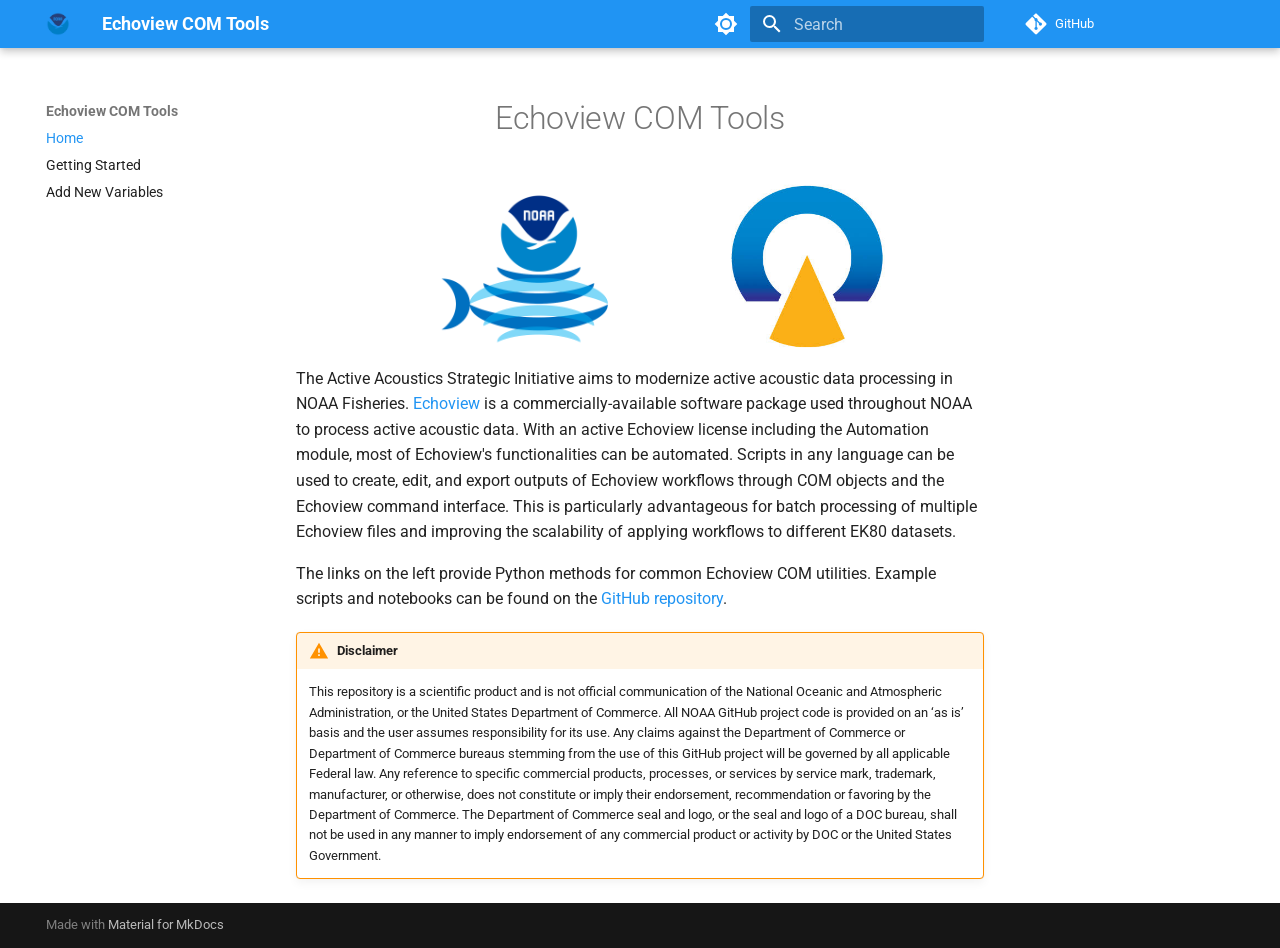
<file: index.html>
<!doctype html>
<html lang="en" class="no-js">
  <head>
    
      <meta charset="utf-8">
      <meta name="viewport" content="width=device-width,initial-scale=1">
      
      
        <meta name="author" content="Allison L White">
      
      
      
      
        <link rel="next" href="getting-started/">
      
      
        
      
      
      <link rel="icon" href="assets/noaa_favicon.png">
      <meta name="generator" content="mkdocs-1.6.1, mkdocs-material-9.8.2">
    
    
      
        <title>Echoview COM Tools</title>
      
    
    
      <link rel="stylesheet" href="assets/stylesheets/main.57a0d79d.min.css">
      
        
        <link rel="stylesheet" href="assets/stylesheets/palette.fb2fffe2.min.css">
      
      


    
    
      
    
    
      
        
        
        <link rel="preconnect" href="https://fonts.gstatic.com" crossorigin>
        <link rel="stylesheet" href="https://fonts.googleapis.com/css?family=Roboto:300,300i,400,400i,700,700i%7CRoboto+Mono:400,400i,700,700i&display=fallback">
        <style>:root{--md-text-font:"Roboto";--md-code-font:"Roboto Mono"}</style>
      
    
    
      <link rel="stylesheet" href="stylesheets/extra.css">
    
    <script>__md_scope=new URL(".",location),__md_hash=e=>[...e].reduce(((e,_)=>(e<<5)-e+_.charCodeAt(0)),0),__md_get=(e,_=localStorage,t=__md_scope)=>JSON.parse(_.getItem(t.pathname+"."+e)),__md_set=(e,_,t=localStorage,a=__md_scope)=>{try{t.setItem(a.pathname+"."+e,JSON.stringify(_))}catch(e){}}</script>
    
      

    
    
  </head>
  
  
    
    
      
    
    
    
    
    <body dir="ltr" data-md-color-scheme="default" data-md-color-primary="blue" data-md-color-accent="indigo">
  
    
    <input class="md-toggle" data-md-toggle="drawer" type="checkbox" id="__drawer" autocomplete="off">
    <input class="md-toggle" data-md-toggle="search" type="checkbox" id="__search" autocomplete="off">
    <label class="md-overlay" for="__drawer"></label>
    <div data-md-component="skip">
      
    </div>
    <div data-md-component="announce">
      
    </div>
    
    
      

  

<header class="md-header md-header--shadow" data-md-component="header">
  <nav class="md-header__inner md-grid" aria-label="Header">
    <a href="." title="Echoview COM Tools" class="md-header__button md-logo" aria-label="Echoview COM Tools" data-md-component="logo">
      
  <img src="assets/NOAA-color-logo-no-text-print.png" alt="logo">

    </a>
    <label class="md-header__button md-icon" for="__drawer">
      
      <svg xmlns="http://www.w3.org/2000/svg" viewBox="0 0 24 24"><path d="M3 6h18v2H3zm0 5h18v2H3zm0 5h18v2H3z"/></svg>
    </label>
    <div class="md-header__title" data-md-component="header-title">
      <div class="md-header__ellipsis">
        <div class="md-header__topic">
          <span class="md-ellipsis">
            Echoview COM Tools
          </span>
        </div>
        <div class="md-header__topic" data-md-component="header-topic">
          <span class="md-ellipsis">
            
              Home
            
          </span>
        </div>
      </div>
    </div>
    
      
        <form class="md-header__option" data-md-component="palette">
  
    
    
    
    <input class="md-option" data-md-color-media="" data-md-color-scheme="default" data-md-color-primary="blue" data-md-color-accent="indigo"  aria-label="Switch to dark mode"  type="radio" name="__palette" id="__palette_0">
    
      <label class="md-header__button md-icon" title="Switch to dark mode" for="__palette_1" hidden>
        <svg xmlns="http://www.w3.org/2000/svg" viewBox="0 0 24 24"><path d="M12 8a4 4 0 0 0-4 4 4 4 0 0 0 4 4 4 4 0 0 0 4-4 4 4 0 0 0-4-4m0 10a6 6 0 0 1-6-6 6 6 0 0 1 6-6 6 6 0 0 1 6 6 6 6 0 0 1-6 6m8-9.31V4h-4.69L12 .69 8.69 4H4v4.69L.69 12 4 15.31V20h4.69L12 23.31 15.31 20H20v-4.69L23.31 12z"/></svg>
      </label>
    
  
    
    
    
    <input class="md-option" data-md-color-media="" data-md-color-scheme="slate" data-md-color-primary="black" data-md-color-accent="indigo"  aria-label="Switch to light mode"  type="radio" name="__palette" id="__palette_1">
    
      <label class="md-header__button md-icon" title="Switch to light mode" for="__palette_0" hidden>
        <svg xmlns="http://www.w3.org/2000/svg" viewBox="0 0 24 24"><path d="M12 18c-.89 0-1.74-.2-2.5-.55C11.56 16.5 13 14.42 13 12s-1.44-4.5-3.5-5.45C10.26 6.2 11.11 6 12 6a6 6 0 0 1 6 6 6 6 0 0 1-6 6m8-9.31V4h-4.69L12 .69 8.69 4H4v4.69L.69 12 4 15.31V20h4.69L12 23.31 15.31 20H20v-4.69L23.31 12z"/></svg>
      </label>
    
  
</form>
      
    
    
      <script>var palette=__md_get("__palette");if(palette&&palette.color){if("(prefers-color-scheme)"===palette.color.media){var media=matchMedia("(prefers-color-scheme: light)"),input=document.querySelector(media.matches?"[data-md-color-media='(prefers-color-scheme: light)']":"[data-md-color-media='(prefers-color-scheme: dark)']");palette.color.media=input.getAttribute("data-md-color-media"),palette.color.scheme=input.getAttribute("data-md-color-scheme"),palette.color.primary=input.getAttribute("data-md-color-primary"),palette.color.accent=input.getAttribute("data-md-color-accent")}for(var[key,value]of Object.entries(palette.color))document.body.setAttribute("data-md-color-"+key,value)}</script>
    
    
    
      
      
        <label class="md-header__button md-icon" for="__search">
          
          <svg xmlns="http://www.w3.org/2000/svg" viewBox="0 0 24 24"><path d="M9.5 3A6.5 6.5 0 0 1 16 9.5c0 1.61-.59 3.09-1.56 4.23l.27.27h.79l5 5-1.5 1.5-5-5v-.79l-.27-.27A6.52 6.52 0 0 1 9.5 16 6.5 6.5 0 0 1 3 9.5 6.5 6.5 0 0 1 9.5 3m0 2C7 5 5 7 5 9.5S7 14 9.5 14 14 12 14 9.5 12 5 9.5 5"/></svg>
        </label>
        <div class="md-search" data-md-component="search" role="dialog">
  <label class="md-search__overlay" for="__search"></label>
  <div class="md-search__inner" role="search">
    <form class="md-search__form" name="search">
      <input type="text" class="md-search__input" name="query" aria-label="Search" placeholder="Search" autocapitalize="off" autocorrect="off" autocomplete="off" spellcheck="false" data-md-component="search-query" required>
      <label class="md-search__icon md-icon" for="__search">
        
        <svg xmlns="http://www.w3.org/2000/svg" viewBox="0 0 24 24"><path d="M9.5 3A6.5 6.5 0 0 1 16 9.5c0 1.61-.59 3.09-1.56 4.23l.27.27h.79l5 5-1.5 1.5-5-5v-.79l-.27-.27A6.52 6.52 0 0 1 9.5 16 6.5 6.5 0 0 1 3 9.5 6.5 6.5 0 0 1 9.5 3m0 2C7 5 5 7 5 9.5S7 14 9.5 14 14 12 14 9.5 12 5 9.5 5"/></svg>
        
        <svg xmlns="http://www.w3.org/2000/svg" viewBox="0 0 24 24"><path d="M20 11v2H8l5.5 5.5-1.42 1.42L4.16 12l7.92-7.92L13.5 5.5 8 11z"/></svg>
      </label>
      <nav class="md-search__options" aria-label="Search">
        
        <button type="reset" class="md-search__icon md-icon" title="Clear" aria-label="Clear" tabindex="-1">
          
          <svg xmlns="http://www.w3.org/2000/svg" viewBox="0 0 24 24"><path d="M19 6.41 17.59 5 12 10.59 6.41 5 5 6.41 10.59 12 5 17.59 6.41 19 12 13.41 17.59 19 19 17.59 13.41 12z"/></svg>
        </button>
      </nav>
      
        <div class="md-search__suggest" data-md-component="search-suggest"></div>
      
    </form>
    <div class="md-search__output">
      <div class="md-search__scrollwrap" tabindex="0" data-md-scrollfix>
        <div class="md-search-result" data-md-component="search-result">
          <div class="md-search-result__meta">
            Initializing search
          </div>
          <ol class="md-search-result__list" role="presentation"></ol>
        </div>
      </div>
    </div>
  </div>
</div>
      
    
    
      <div class="md-header__source">
        <a href="https://github.com/AllisonLWhiteSEFSC/Echoview_COM_Tools" title="Go to repository" class="md-source" data-md-component="source">
  <div class="md-source__icon md-icon">
    
    <svg xmlns="http://www.w3.org/2000/svg" viewBox="0 0 448 512"><!--! Font Awesome Free 7.1.0 by @fontawesome - https://fontawesome.com License - https://fontawesome.com/license/free (Icons: CC BY 4.0, Fonts: SIL OFL 1.1, Code: MIT License) Copyright 2025 Fonticons, Inc.--><path d="M439.6 236.1 244 40.5c-5.4-5.5-12.8-8.5-20.4-8.5s-15 3-20.4 8.4L162.5 81l51.5 51.5c27.1-9.1 52.7 16.8 43.4 43.7l49.7 49.7c34.2-11.8 61.2 31 35.5 56.7-26.5 26.5-70.2-2.9-56-37.3L240.3 199v121.9c25.3 12.5 22.3 41.8 9.1 55-6.4 6.4-15.2 10.1-24.3 10.1s-17.8-3.6-24.3-10.1c-17.6-17.6-11.1-46.9 11.2-56v-123c-20.8-8.5-24.6-30.7-18.6-45L142.6 101 8.5 235.1C3 240.6 0 247.9 0 255.5s3 15 8.5 20.4l195.6 195.7c5.4 5.4 12.7 8.4 20.4 8.4s15-3 20.4-8.4l194.7-194.7c5.4-5.4 8.4-12.8 8.4-20.4s-3-15-8.4-20.4"/></svg>
  </div>
  <div class="md-source__repository">
    GitHub
  </div>
</a>
      </div>
    
  </nav>
  
</header>
    
    <div class="md-container" data-md-component="container">
      
      
        
          
        
      
      <main class="md-main" data-md-component="main">
        <div class="md-main__inner md-grid">
          
            
              
              <div class="md-sidebar md-sidebar--primary" data-md-component="sidebar" data-md-type="navigation" >
                <div class="md-sidebar__scrollwrap">
                  <div class="md-sidebar__inner">
                    



<nav class="md-nav md-nav--primary" aria-label="Navigation" data-md-level="0">
  <label class="md-nav__title" for="__drawer">
    <a href="." title="Echoview COM Tools" class="md-nav__button md-logo" aria-label="Echoview COM Tools" data-md-component="logo">
      
  <img src="assets/NOAA-color-logo-no-text-print.png" alt="logo">

    </a>
    Echoview COM Tools
  </label>
  
    <div class="md-nav__source">
      <a href="https://github.com/AllisonLWhiteSEFSC/Echoview_COM_Tools" title="Go to repository" class="md-source" data-md-component="source">
  <div class="md-source__icon md-icon">
    
    <svg xmlns="http://www.w3.org/2000/svg" viewBox="0 0 448 512"><!--! Font Awesome Free 7.1.0 by @fontawesome - https://fontawesome.com License - https://fontawesome.com/license/free (Icons: CC BY 4.0, Fonts: SIL OFL 1.1, Code: MIT License) Copyright 2025 Fonticons, Inc.--><path d="M439.6 236.1 244 40.5c-5.4-5.5-12.8-8.5-20.4-8.5s-15 3-20.4 8.4L162.5 81l51.5 51.5c27.1-9.1 52.7 16.8 43.4 43.7l49.7 49.7c34.2-11.8 61.2 31 35.5 56.7-26.5 26.5-70.2-2.9-56-37.3L240.3 199v121.9c25.3 12.5 22.3 41.8 9.1 55-6.4 6.4-15.2 10.1-24.3 10.1s-17.8-3.6-24.3-10.1c-17.6-17.6-11.1-46.9 11.2-56v-123c-20.8-8.5-24.6-30.7-18.6-45L142.6 101 8.5 235.1C3 240.6 0 247.9 0 255.5s3 15 8.5 20.4l195.6 195.7c5.4 5.4 12.7 8.4 20.4 8.4s15-3 20.4-8.4l194.7-194.7c5.4-5.4 8.4-12.8 8.4-20.4s-3-15-8.4-20.4"/></svg>
  </div>
  <div class="md-source__repository">
    GitHub
  </div>
</a>
    </div>
  
  <ul class="md-nav__list" data-md-scrollfix>
    
      
      
  
  
    
  
  
  
    <li class="md-nav__item md-nav__item--active">
      
      <input class="md-nav__toggle md-toggle" type="checkbox" id="__toc">
      
      
      
      <a href="." class="md-nav__link md-nav__link--active">
        
  
  
  <span class="md-ellipsis">
    
  
    Home
  

    
  </span>
  
  

      </a>
      
    </li>
  

    
      
      
  
  
  
  
    <li class="md-nav__item">
      <a href="getting-started/" class="md-nav__link">
        
  
  
  <span class="md-ellipsis">
    
  
    Getting Started
  

    
  </span>
  
  

      </a>
    </li>
  

    
      
      
  
  
  
  
    <li class="md-nav__item">
      <a href="add_new_variables/" class="md-nav__link">
        
  
  
  <span class="md-ellipsis">
    
  
    Add New Variables
  

    
  </span>
  
  

      </a>
    </li>
  

    
  </ul>
</nav>
                  </div>
                </div>
              </div>
            
            
              
              <div class="md-sidebar md-sidebar--secondary" data-md-component="sidebar" data-md-type="toc" >
                <div class="md-sidebar__scrollwrap">
                  <div class="md-sidebar__inner">
                    

<nav class="md-nav md-nav--secondary" aria-label="Table of contents">
  
  
  
  
</nav>
                  </div>
                </div>
              </div>
            
          
          
            <div class="md-content" data-md-component="content">
              
              <article class="md-content__inner md-typeset">
                
                  


  
  


<h1 align="center">Echoview COM Tools</h1>

<div style="display: flex; gap: 32px; justify-content: center; align-items: center; flex-wrap: wrap;">
  <img src="assets/AA-SI-logo_tbg_7x12in.png" alt="NOAA Active Acoustics Strategic Initiative logo" style="height: 170px; width: auto;">
  <img src="assets/echoview.png" alt="Echoview logo" style="height: 170px; width: auto;">
</div>

<p>The Active Acoustics Strategic Initiative aims to modernize active acoustic data processing in NOAA Fisheries. <a href="https://echoview.com/">Echoview</a> is a commercially-available software package used throughout NOAA to process active acoustic data. With an active Echoview license including the Automation module, most of Echoview's functionalities can be automated. Scripts in any language can be used to create, edit, and export outputs of Echoview workflows through COM objects and the Echoview command interface. This is particularly advantageous for batch processing of multiple Echoview files and improving the scalability of applying workflows to different EK80 datasets.</p>
<p>The links on the left provide Python methods for common Echoview COM utilities. Example scripts and notebooks can be found on the <a href="https://github.com/AllisonLWhiteSEFSC/Echoview_COM_Tools/tree/main">GitHub repository</a>.</p>
<div class="admonition warning">
<p class="admonition-title">Disclaimer</p>
<p>This repository is a scientific product and is not official communication of the National Oceanic and Atmospheric Administration, or the United States Department of Commerce. All NOAA GitHub project code is provided on an ‘as is’ basis and the user assumes responsibility for its use. Any claims against the Department of Commerce or Department of Commerce bureaus stemming from the use of this GitHub project will be governed by all applicable Federal law. Any reference to specific commercial products, processes, or services by service mark, trademark, manufacturer, or otherwise, does not constitute or imply their endorsement, recommendation or favoring by the Department of Commerce. The Department of Commerce seal and logo, or the seal and logo of a DOC bureau, shall not be used in any manner to imply endorsement of any commercial product or activity by DOC or the United States Government.</p>
</div>







  
  






                
              </article>
            </div>
          
          
  <script>var tabs=__md_get("__tabs");if(Array.isArray(tabs))e:for(var set of document.querySelectorAll(".tabbed-set")){var labels=set.querySelector(".tabbed-labels");for(var tab of tabs)for(var label of labels.getElementsByTagName("label"))if(label.innerText.trim()===tab){var input=document.getElementById(label.htmlFor);input.checked=!0;continue e}}</script>

<script>var target=document.getElementById(location.hash.slice(1));target&&target.name&&(target.checked=target.name.startsWith("__tabbed_"))</script>
        </div>
        
      </main>
      
        <footer class="md-footer">
  
  <div class="md-footer-meta md-typeset">
    <div class="md-footer-meta__inner md-grid">
      <div class="md-copyright">
  
  
    Made with
    <a href="https://squidfunk.github.io/mkdocs-material/" target="_blank" rel="noopener">
      Material for MkDocs
    </a>
  
</div>
      
    </div>
  </div>
</footer>
      
    </div>
    <div class="md-dialog" data-md-component="dialog">
      <div class="md-dialog__inner md-typeset"></div>
    </div>
    
    
    
      
      
      <script id="__config" type="application/json">{"annotate": null, "base": ".", "features": ["search.suggest", "search.highlight", "content.code.copy", "content.tabs.link"], "search": "assets/javascripts/workers/search.a7633da7.min.js", "tags": null, "translations": {"clipboard.copied": "Copied to clipboard", "clipboard.copy": "Copy to clipboard", "search.result.more.one": "1 more on this page", "search.result.more.other": "# more on this page", "search.result.none": "No matching documents", "search.result.one": "1 matching document", "search.result.other": "# matching documents", "search.result.placeholder": "Type to start searching", "search.result.term.missing": "Missing", "select.version": "Select version"}, "version": null}</script>
    
    
      <script src="assets/javascripts/bundle.a5f9d56c.min.js"></script>
      
    
  </body>
</html>
</file>
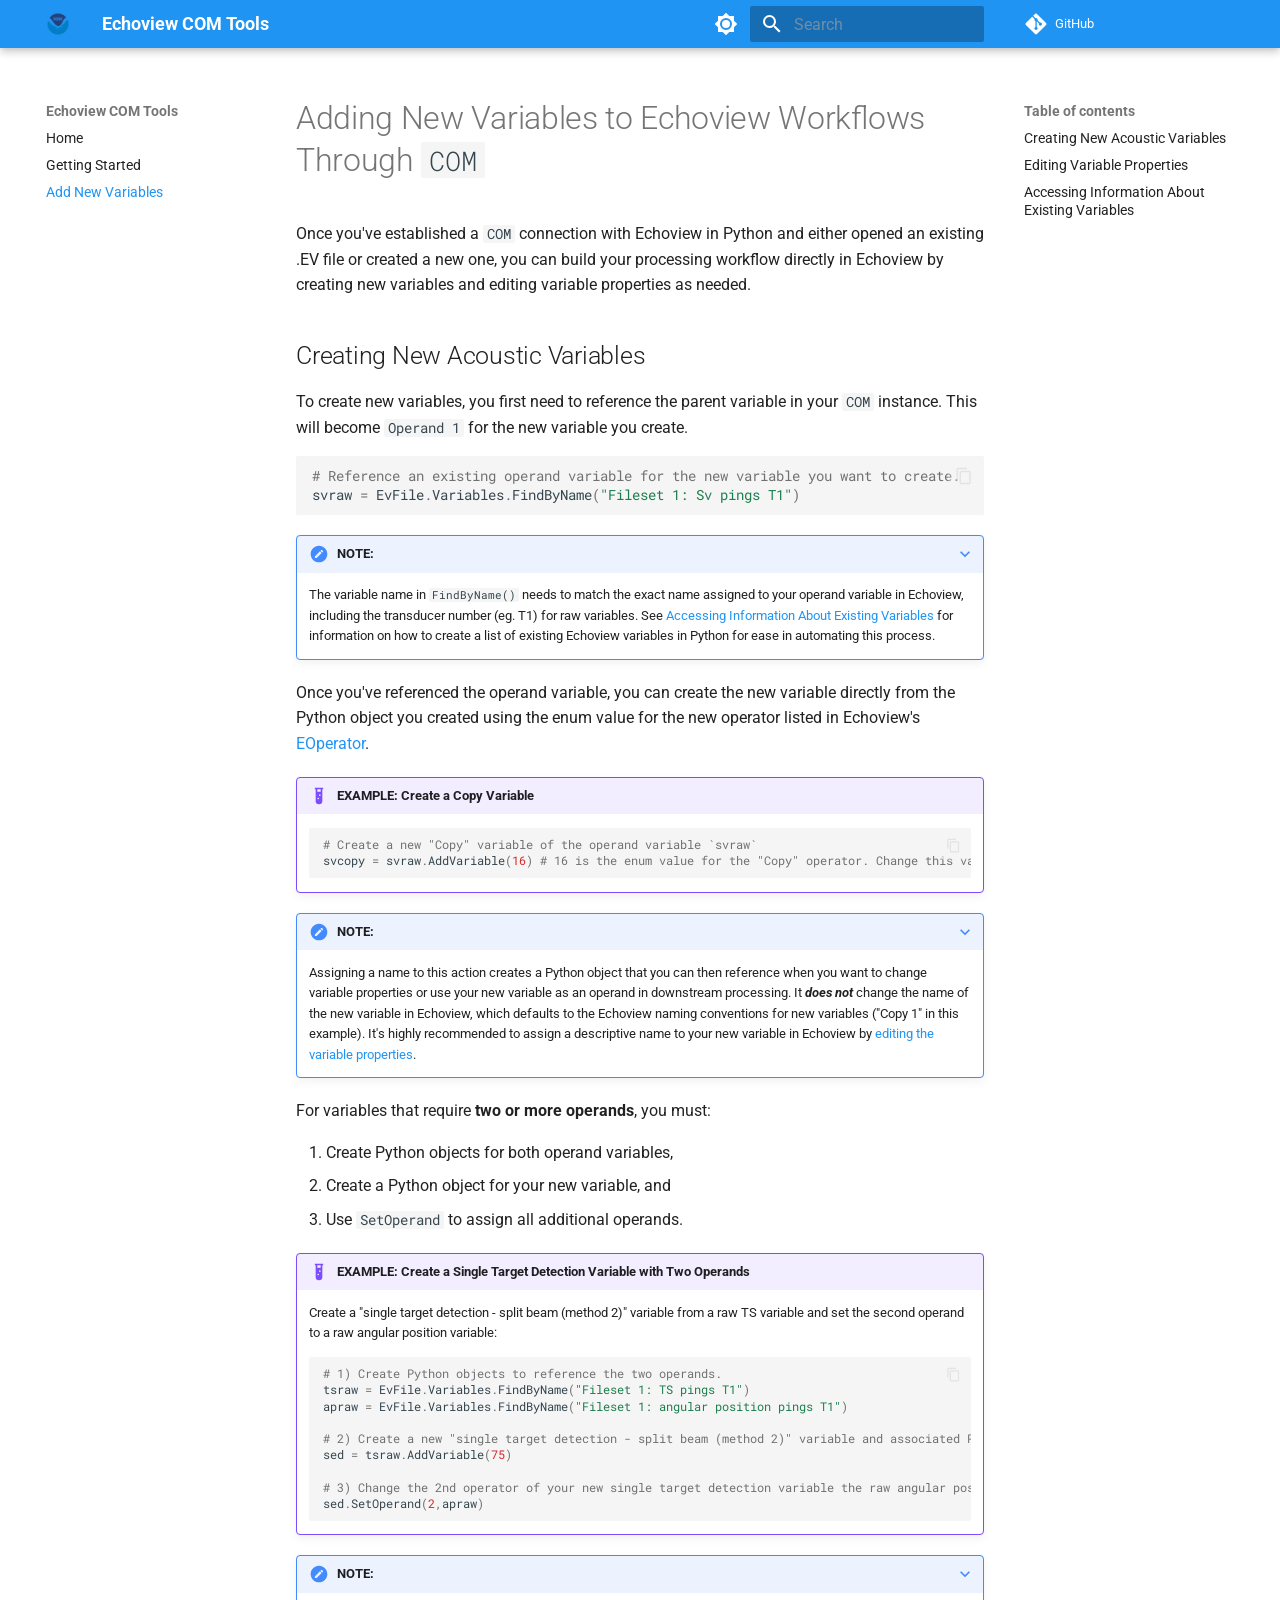
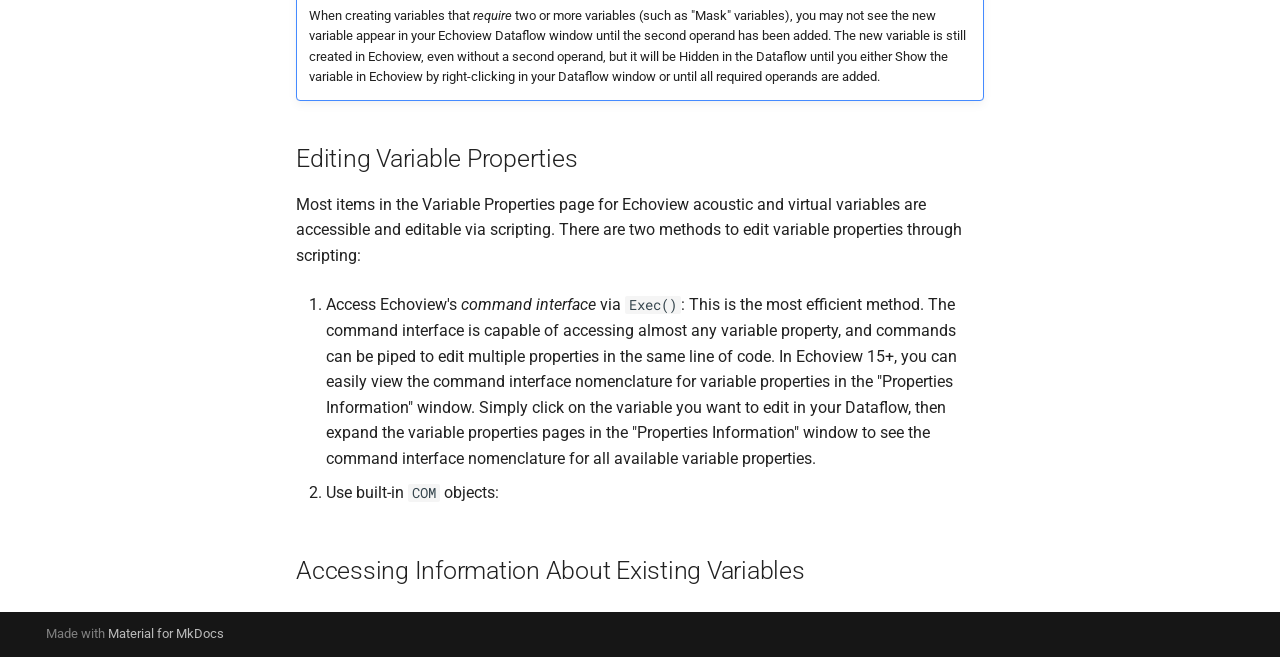
<file: add_new_variables/index.html>
<!doctype html>
<html lang="en" class="no-js">
  <head>
    
      <meta charset="utf-8">
      <meta name="viewport" content="width=device-width,initial-scale=1">
      
      
        <meta name="author" content="Allison L White">
      
      
      
        <link rel="prev" href="../getting-started/">
      
      
      
        
      
      
      <link rel="icon" href="../assets/noaa_favicon.png">
      <meta name="generator" content="mkdocs-1.6.1, mkdocs-material-9.8.2">
    
    
      
        <title>Add New Variables - Echoview COM Tools</title>
      
    
    
      <link rel="stylesheet" href="../assets/stylesheets/main.57a0d79d.min.css">
      
        
        <link rel="stylesheet" href="../assets/stylesheets/palette.fb2fffe2.min.css">
      
      


    
    
      
    
    
      
        
        
        <link rel="preconnect" href="https://fonts.gstatic.com" crossorigin>
        <link rel="stylesheet" href="https://fonts.googleapis.com/css?family=Roboto:300,300i,400,400i,700,700i%7CRoboto+Mono:400,400i,700,700i&display=fallback">
        <style>:root{--md-text-font:"Roboto";--md-code-font:"Roboto Mono"}</style>
      
    
    
      <link rel="stylesheet" href="../stylesheets/extra.css">
    
    <script>__md_scope=new URL("..",location),__md_hash=e=>[...e].reduce(((e,_)=>(e<<5)-e+_.charCodeAt(0)),0),__md_get=(e,_=localStorage,t=__md_scope)=>JSON.parse(_.getItem(t.pathname+"."+e)),__md_set=(e,_,t=localStorage,a=__md_scope)=>{try{t.setItem(a.pathname+"."+e,JSON.stringify(_))}catch(e){}}</script>
    
      

    
    
  </head>
  
  
    
    
      
    
    
    
    
    <body dir="ltr" data-md-color-scheme="default" data-md-color-primary="blue" data-md-color-accent="indigo">
  
    
    <input class="md-toggle" data-md-toggle="drawer" type="checkbox" id="__drawer" autocomplete="off">
    <input class="md-toggle" data-md-toggle="search" type="checkbox" id="__search" autocomplete="off">
    <label class="md-overlay" for="__drawer"></label>
    <div data-md-component="skip">
      
        
        <a href="#adding-new-variables-to-echoview-workflows-through-com" class="md-skip">
          Skip to content
        </a>
      
    </div>
    <div data-md-component="announce">
      
    </div>
    
    
      

  

<header class="md-header md-header--shadow" data-md-component="header">
  <nav class="md-header__inner md-grid" aria-label="Header">
    <a href=".." title="Echoview COM Tools" class="md-header__button md-logo" aria-label="Echoview COM Tools" data-md-component="logo">
      
  <img src="../assets/NOAA-color-logo-no-text-print.png" alt="logo">

    </a>
    <label class="md-header__button md-icon" for="__drawer">
      
      <svg xmlns="http://www.w3.org/2000/svg" viewBox="0 0 24 24"><path d="M3 6h18v2H3zm0 5h18v2H3zm0 5h18v2H3z"/></svg>
    </label>
    <div class="md-header__title" data-md-component="header-title">
      <div class="md-header__ellipsis">
        <div class="md-header__topic">
          <span class="md-ellipsis">
            Echoview COM Tools
          </span>
        </div>
        <div class="md-header__topic" data-md-component="header-topic">
          <span class="md-ellipsis">
            
              Add New Variables
            
          </span>
        </div>
      </div>
    </div>
    
      
        <form class="md-header__option" data-md-component="palette">
  
    
    
    
    <input class="md-option" data-md-color-media="" data-md-color-scheme="default" data-md-color-primary="blue" data-md-color-accent="indigo"  aria-label="Switch to dark mode"  type="radio" name="__palette" id="__palette_0">
    
      <label class="md-header__button md-icon" title="Switch to dark mode" for="__palette_1" hidden>
        <svg xmlns="http://www.w3.org/2000/svg" viewBox="0 0 24 24"><path d="M12 8a4 4 0 0 0-4 4 4 4 0 0 0 4 4 4 4 0 0 0 4-4 4 4 0 0 0-4-4m0 10a6 6 0 0 1-6-6 6 6 0 0 1 6-6 6 6 0 0 1 6 6 6 6 0 0 1-6 6m8-9.31V4h-4.69L12 .69 8.69 4H4v4.69L.69 12 4 15.31V20h4.69L12 23.31 15.31 20H20v-4.69L23.31 12z"/></svg>
      </label>
    
  
    
    
    
    <input class="md-option" data-md-color-media="" data-md-color-scheme="slate" data-md-color-primary="black" data-md-color-accent="indigo"  aria-label="Switch to light mode"  type="radio" name="__palette" id="__palette_1">
    
      <label class="md-header__button md-icon" title="Switch to light mode" for="__palette_0" hidden>
        <svg xmlns="http://www.w3.org/2000/svg" viewBox="0 0 24 24"><path d="M12 18c-.89 0-1.74-.2-2.5-.55C11.56 16.5 13 14.42 13 12s-1.44-4.5-3.5-5.45C10.26 6.2 11.11 6 12 6a6 6 0 0 1 6 6 6 6 0 0 1-6 6m8-9.31V4h-4.69L12 .69 8.69 4H4v4.69L.69 12 4 15.31V20h4.69L12 23.31 15.31 20H20v-4.69L23.31 12z"/></svg>
      </label>
    
  
</form>
      
    
    
      <script>var palette=__md_get("__palette");if(palette&&palette.color){if("(prefers-color-scheme)"===palette.color.media){var media=matchMedia("(prefers-color-scheme: light)"),input=document.querySelector(media.matches?"[data-md-color-media='(prefers-color-scheme: light)']":"[data-md-color-media='(prefers-color-scheme: dark)']");palette.color.media=input.getAttribute("data-md-color-media"),palette.color.scheme=input.getAttribute("data-md-color-scheme"),palette.color.primary=input.getAttribute("data-md-color-primary"),palette.color.accent=input.getAttribute("data-md-color-accent")}for(var[key,value]of Object.entries(palette.color))document.body.setAttribute("data-md-color-"+key,value)}</script>
    
    
    
      
      
        <label class="md-header__button md-icon" for="__search">
          
          <svg xmlns="http://www.w3.org/2000/svg" viewBox="0 0 24 24"><path d="M9.5 3A6.5 6.5 0 0 1 16 9.5c0 1.61-.59 3.09-1.56 4.23l.27.27h.79l5 5-1.5 1.5-5-5v-.79l-.27-.27A6.52 6.52 0 0 1 9.5 16 6.5 6.5 0 0 1 3 9.5 6.5 6.5 0 0 1 9.5 3m0 2C7 5 5 7 5 9.5S7 14 9.5 14 14 12 14 9.5 12 5 9.5 5"/></svg>
        </label>
        <div class="md-search" data-md-component="search" role="dialog">
  <label class="md-search__overlay" for="__search"></label>
  <div class="md-search__inner" role="search">
    <form class="md-search__form" name="search">
      <input type="text" class="md-search__input" name="query" aria-label="Search" placeholder="Search" autocapitalize="off" autocorrect="off" autocomplete="off" spellcheck="false" data-md-component="search-query" required>
      <label class="md-search__icon md-icon" for="__search">
        
        <svg xmlns="http://www.w3.org/2000/svg" viewBox="0 0 24 24"><path d="M9.5 3A6.5 6.5 0 0 1 16 9.5c0 1.61-.59 3.09-1.56 4.23l.27.27h.79l5 5-1.5 1.5-5-5v-.79l-.27-.27A6.52 6.52 0 0 1 9.5 16 6.5 6.5 0 0 1 3 9.5 6.5 6.5 0 0 1 9.5 3m0 2C7 5 5 7 5 9.5S7 14 9.5 14 14 12 14 9.5 12 5 9.5 5"/></svg>
        
        <svg xmlns="http://www.w3.org/2000/svg" viewBox="0 0 24 24"><path d="M20 11v2H8l5.5 5.5-1.42 1.42L4.16 12l7.92-7.92L13.5 5.5 8 11z"/></svg>
      </label>
      <nav class="md-search__options" aria-label="Search">
        
        <button type="reset" class="md-search__icon md-icon" title="Clear" aria-label="Clear" tabindex="-1">
          
          <svg xmlns="http://www.w3.org/2000/svg" viewBox="0 0 24 24"><path d="M19 6.41 17.59 5 12 10.59 6.41 5 5 6.41 10.59 12 5 17.59 6.41 19 12 13.41 17.59 19 19 17.59 13.41 12z"/></svg>
        </button>
      </nav>
      
        <div class="md-search__suggest" data-md-component="search-suggest"></div>
      
    </form>
    <div class="md-search__output">
      <div class="md-search__scrollwrap" tabindex="0" data-md-scrollfix>
        <div class="md-search-result" data-md-component="search-result">
          <div class="md-search-result__meta">
            Initializing search
          </div>
          <ol class="md-search-result__list" role="presentation"></ol>
        </div>
      </div>
    </div>
  </div>
</div>
      
    
    
      <div class="md-header__source">
        <a href="https://github.com/AllisonLWhiteSEFSC/Echoview_COM_Tools" title="Go to repository" class="md-source" data-md-component="source">
  <div class="md-source__icon md-icon">
    
    <svg xmlns="http://www.w3.org/2000/svg" viewBox="0 0 448 512"><!--! Font Awesome Free 7.1.0 by @fontawesome - https://fontawesome.com License - https://fontawesome.com/license/free (Icons: CC BY 4.0, Fonts: SIL OFL 1.1, Code: MIT License) Copyright 2025 Fonticons, Inc.--><path d="M439.6 236.1 244 40.5c-5.4-5.5-12.8-8.5-20.4-8.5s-15 3-20.4 8.4L162.5 81l51.5 51.5c27.1-9.1 52.7 16.8 43.4 43.7l49.7 49.7c34.2-11.8 61.2 31 35.5 56.7-26.5 26.5-70.2-2.9-56-37.3L240.3 199v121.9c25.3 12.5 22.3 41.8 9.1 55-6.4 6.4-15.2 10.1-24.3 10.1s-17.8-3.6-24.3-10.1c-17.6-17.6-11.1-46.9 11.2-56v-123c-20.8-8.5-24.6-30.7-18.6-45L142.6 101 8.5 235.1C3 240.6 0 247.9 0 255.5s3 15 8.5 20.4l195.6 195.7c5.4 5.4 12.7 8.4 20.4 8.4s15-3 20.4-8.4l194.7-194.7c5.4-5.4 8.4-12.8 8.4-20.4s-3-15-8.4-20.4"/></svg>
  </div>
  <div class="md-source__repository">
    GitHub
  </div>
</a>
      </div>
    
  </nav>
  
</header>
    
    <div class="md-container" data-md-component="container">
      
      
        
          
        
      
      <main class="md-main" data-md-component="main">
        <div class="md-main__inner md-grid">
          
            
              
              <div class="md-sidebar md-sidebar--primary" data-md-component="sidebar" data-md-type="navigation" >
                <div class="md-sidebar__scrollwrap">
                  <div class="md-sidebar__inner">
                    



<nav class="md-nav md-nav--primary" aria-label="Navigation" data-md-level="0">
  <label class="md-nav__title" for="__drawer">
    <a href=".." title="Echoview COM Tools" class="md-nav__button md-logo" aria-label="Echoview COM Tools" data-md-component="logo">
      
  <img src="../assets/NOAA-color-logo-no-text-print.png" alt="logo">

    </a>
    Echoview COM Tools
  </label>
  
    <div class="md-nav__source">
      <a href="https://github.com/AllisonLWhiteSEFSC/Echoview_COM_Tools" title="Go to repository" class="md-source" data-md-component="source">
  <div class="md-source__icon md-icon">
    
    <svg xmlns="http://www.w3.org/2000/svg" viewBox="0 0 448 512"><!--! Font Awesome Free 7.1.0 by @fontawesome - https://fontawesome.com License - https://fontawesome.com/license/free (Icons: CC BY 4.0, Fonts: SIL OFL 1.1, Code: MIT License) Copyright 2025 Fonticons, Inc.--><path d="M439.6 236.1 244 40.5c-5.4-5.5-12.8-8.5-20.4-8.5s-15 3-20.4 8.4L162.5 81l51.5 51.5c27.1-9.1 52.7 16.8 43.4 43.7l49.7 49.7c34.2-11.8 61.2 31 35.5 56.7-26.5 26.5-70.2-2.9-56-37.3L240.3 199v121.9c25.3 12.5 22.3 41.8 9.1 55-6.4 6.4-15.2 10.1-24.3 10.1s-17.8-3.6-24.3-10.1c-17.6-17.6-11.1-46.9 11.2-56v-123c-20.8-8.5-24.6-30.7-18.6-45L142.6 101 8.5 235.1C3 240.6 0 247.9 0 255.5s3 15 8.5 20.4l195.6 195.7c5.4 5.4 12.7 8.4 20.4 8.4s15-3 20.4-8.4l194.7-194.7c5.4-5.4 8.4-12.8 8.4-20.4s-3-15-8.4-20.4"/></svg>
  </div>
  <div class="md-source__repository">
    GitHub
  </div>
</a>
    </div>
  
  <ul class="md-nav__list" data-md-scrollfix>
    
      
      
  
  
  
  
    <li class="md-nav__item">
      <a href=".." class="md-nav__link">
        
  
  
  <span class="md-ellipsis">
    
  
    Home
  

    
  </span>
  
  

      </a>
    </li>
  

    
      
      
  
  
  
  
    <li class="md-nav__item">
      <a href="../getting-started/" class="md-nav__link">
        
  
  
  <span class="md-ellipsis">
    
  
    Getting Started
  

    
  </span>
  
  

      </a>
    </li>
  

    
      
      
  
  
    
  
  
  
    <li class="md-nav__item md-nav__item--active">
      
      <input class="md-nav__toggle md-toggle" type="checkbox" id="__toc">
      
      
        
      
      
        <label class="md-nav__link md-nav__link--active" for="__toc">
          
  
  
  <span class="md-ellipsis">
    
  
    Add New Variables
  

    
  </span>
  
  

          <span class="md-nav__icon md-icon"></span>
        </label>
      
      <a href="./" class="md-nav__link md-nav__link--active">
        
  
  
  <span class="md-ellipsis">
    
  
    Add New Variables
  

    
  </span>
  
  

      </a>
      
        

<nav class="md-nav md-nav--secondary" aria-label="Table of contents">
  
  
  
    
  
  
    <label class="md-nav__title" for="__toc">
      <span class="md-nav__icon md-icon"></span>
      Table of contents
    </label>
    <ul class="md-nav__list" data-md-component="toc" data-md-scrollfix>
      
        <li class="md-nav__item">
  <a href="#creating-new-acoustic-variables" class="md-nav__link">
    <span class="md-ellipsis">
      
        Creating New Acoustic Variables
      
    </span>
  </a>
  
</li>
      
        <li class="md-nav__item">
  <a href="#editing-variable-properties" class="md-nav__link">
    <span class="md-ellipsis">
      
        Editing Variable Properties
      
    </span>
  </a>
  
</li>
      
        <li class="md-nav__item">
  <a href="#accessing-information-about-existing-variables" class="md-nav__link">
    <span class="md-ellipsis">
      
        Accessing Information About Existing Variables
      
    </span>
  </a>
  
</li>
      
    </ul>
  
</nav>
      
    </li>
  

    
  </ul>
</nav>
                  </div>
                </div>
              </div>
            
            
              
              <div class="md-sidebar md-sidebar--secondary" data-md-component="sidebar" data-md-type="toc" >
                <div class="md-sidebar__scrollwrap">
                  <div class="md-sidebar__inner">
                    

<nav class="md-nav md-nav--secondary" aria-label="Table of contents">
  
  
  
    
  
  
    <label class="md-nav__title" for="__toc">
      <span class="md-nav__icon md-icon"></span>
      Table of contents
    </label>
    <ul class="md-nav__list" data-md-component="toc" data-md-scrollfix>
      
        <li class="md-nav__item">
  <a href="#creating-new-acoustic-variables" class="md-nav__link">
    <span class="md-ellipsis">
      
        Creating New Acoustic Variables
      
    </span>
  </a>
  
</li>
      
        <li class="md-nav__item">
  <a href="#editing-variable-properties" class="md-nav__link">
    <span class="md-ellipsis">
      
        Editing Variable Properties
      
    </span>
  </a>
  
</li>
      
        <li class="md-nav__item">
  <a href="#accessing-information-about-existing-variables" class="md-nav__link">
    <span class="md-ellipsis">
      
        Accessing Information About Existing Variables
      
    </span>
  </a>
  
</li>
      
    </ul>
  
</nav>
                  </div>
                </div>
              </div>
            
          
          
            <div class="md-content" data-md-component="content">
              
              <article class="md-content__inner md-typeset">
                
                  


  
  


<h1 id="adding-new-variables-to-echoview-workflows-through-com">Adding New Variables to Echoview Workflows Through <code>COM</code></h1>
<p>Once you've established a <code>COM</code> connection with Echoview in Python and either opened an existing .EV file or created a new one, you can build your processing workflow directly in Echoview by creating new variables and editing variable properties as needed. </p>
<h2 id="creating-new-acoustic-variables">Creating New Acoustic Variables</h2>
<p>To create new variables, you first need to reference the parent variable in your <code>COM</code> instance. This will become <code>Operand 1</code> for the new variable you create. </p>
<div class="language-python highlight"><pre><span></span><code><span id="__span-0-1"><a id="__codelineno-0-1" name="__codelineno-0-1" href="#__codelineno-0-1"></a><span class="c1"># Reference an existing operand variable for the new variable you want to create.</span>
</span><span id="__span-0-2"><a id="__codelineno-0-2" name="__codelineno-0-2" href="#__codelineno-0-2"></a><span class="n">svraw</span> <span class="o">=</span> <span class="n">EvFile</span><span class="o">.</span><span class="n">Variables</span><span class="o">.</span><span class="n">FindByName</span><span class="p">(</span><span class="s2">"Fileset 1: Sv pings T1"</span><span class="p">)</span>
</span></code></pre></div>
<details class="note" open="open">
<summary>NOTE:</summary>
<p>The variable name in <code>FindByName()</code> needs to match the exact name assigned to your operand variable in Echoview, including the transducer number (eg. T1) for raw variables. See <a href="#accessing-information-about-existing-variables">Accessing Information About Existing Variables</a> for information on how to create a list of existing Echoview variables in Python for ease in automating this process.</p>
</details>
<p>Once you've referenced the operand variable, you can create the new variable directly from the Python object you created using the enum value for the new operator listed in Echoview's <a href="https://support.echoview.com/WebHelp/How_To/Run_Echoview_Using_Scripts/COM_Objects/EOperator.htm">EOperator</a>.</p>
<div class="admonition example">
<p class="admonition-title">EXAMPLE: Create a Copy Variable</p>
<div class="language-python highlight"><pre><span></span><code><span id="__span-1-1"><a id="__codelineno-1-1" name="__codelineno-1-1" href="#__codelineno-1-1"></a><span class="c1"># Create a new "Copy" variable of the operand variable `svraw`</span>
</span><span id="__span-1-2"><a id="__codelineno-1-2" name="__codelineno-1-2" href="#__codelineno-1-2"></a><span class="n">svcopy</span> <span class="o">=</span> <span class="n">svraw</span><span class="o">.</span><span class="n">AddVariable</span><span class="p">(</span><span class="mi">16</span><span class="p">)</span> <span class="c1"># 16 is the enum value for the "Copy" operator. Change this value to the enum value for the variable you want to create listed in EOperator.</span>
</span></code></pre></div>
</div>
<details class="note" open="open">
<summary>NOTE:</summary>
<p>Assigning a name to this action creates a Python object that you can then reference when you want to change variable properties or use your new variable as an operand in downstream processing. It <strong><em>does not</em></strong> change the name of the new variable in Echoview, which defaults to the Echoview naming conventions for new variables ("Copy 1" in this example). It's highly recommended to assign a descriptive name to your new variable in Echoview by <a href="#editing-variable-properties">editing the variable properties</a>.</p>
</details>
<p>For variables that require <strong>two or more operands</strong>, you must:</p>
<ol>
<li>Create Python objects for both operand variables,</li>
<li>Create a Python object for your new variable, and</li>
<li>Use <code>SetOperand</code> to assign all additional operands.</li>
</ol>
<div class="admonition example">
<p class="admonition-title">EXAMPLE: Create a Single Target Detection Variable with Two Operands</p>
<p>Create a "single target detection - split beam (method 2)" variable from a raw TS variable and set the second operand to a raw angular position variable:</p>
<div class="language-python highlight"><pre><span></span><code><span id="__span-2-1"><a id="__codelineno-2-1" name="__codelineno-2-1" href="#__codelineno-2-1"></a><span class="c1"># 1) Create Python objects to reference the two operands.</span>
</span><span id="__span-2-2"><a id="__codelineno-2-2" name="__codelineno-2-2" href="#__codelineno-2-2"></a><span class="n">tsraw</span> <span class="o">=</span> <span class="n">EvFile</span><span class="o">.</span><span class="n">Variables</span><span class="o">.</span><span class="n">FindByName</span><span class="p">(</span><span class="s2">"Fileset 1: TS pings T1"</span><span class="p">)</span>
</span><span id="__span-2-3"><a id="__codelineno-2-3" name="__codelineno-2-3" href="#__codelineno-2-3"></a><span class="n">apraw</span> <span class="o">=</span> <span class="n">EvFile</span><span class="o">.</span><span class="n">Variables</span><span class="o">.</span><span class="n">FindByName</span><span class="p">(</span><span class="s2">"Fileset 1: angular position pings T1"</span><span class="p">)</span>
</span><span id="__span-2-4"><a id="__codelineno-2-4" name="__codelineno-2-4" href="#__codelineno-2-4"></a>
</span><span id="__span-2-5"><a id="__codelineno-2-5" name="__codelineno-2-5" href="#__codelineno-2-5"></a><span class="c1"># 2) Create a new "single target detection - split beam (method 2)" variable and associated Python object</span>
</span><span id="__span-2-6"><a id="__codelineno-2-6" name="__codelineno-2-6" href="#__codelineno-2-6"></a><span class="n">sed</span> <span class="o">=</span> <span class="n">tsraw</span><span class="o">.</span><span class="n">AddVariable</span><span class="p">(</span><span class="mi">75</span><span class="p">)</span>
</span><span id="__span-2-7"><a id="__codelineno-2-7" name="__codelineno-2-7" href="#__codelineno-2-7"></a>
</span><span id="__span-2-8"><a id="__codelineno-2-8" name="__codelineno-2-8" href="#__codelineno-2-8"></a><span class="c1"># 3) Change the 2nd operator of your new single target detection variable the raw angular position variable `apraw`.</span>
</span><span id="__span-2-9"><a id="__codelineno-2-9" name="__codelineno-2-9" href="#__codelineno-2-9"></a><span class="n">sed</span><span class="o">.</span><span class="n">SetOperand</span><span class="p">(</span><span class="mi">2</span><span class="p">,</span><span class="n">apraw</span><span class="p">)</span>
</span></code></pre></div>
</div>
<details class="note" open="open">
<summary>NOTE:</summary>
<p>When creating variables that <em>require</em> two or more variables (such as "Mask" variables), you may not see the new variable appear in your Echoview Dataflow window until the second operand has been added. The new variable is still created in Echoview, even without a second operand, but it will be Hidden in the Dataflow until you either Show the variable in Echoview by right-clicking in your Dataflow window or until all required operands are added.</p>
</details>
<h2 id="editing-variable-properties">Editing Variable Properties</h2>
<p>Most items in the Variable Properties page for Echoview acoustic and virtual variables are accessible and editable via scripting. There are two methods to edit variable properties through scripting:</p>
<ol>
<li>
<p>Access Echoview's <em>command interface</em> via <code>Exec()</code>:
     This is the most efficient method. The command interface is capable of accessing almost any variable property, and commands can be piped to edit multiple properties in the same line of code. In Echoview 15+, you can easily view the command interface nomenclature for variable properties in the "Properties Information" window. Simply click on the variable you want to edit in your Dataflow, then expand the variable properties pages in the "Properties Information" window to see the command interface nomenclature for all available variable properties.</p>
</li>
<li>
<p>Use built-in <code>COM</code> objects:</p>
</li>
</ol>
<h2 id="accessing-information-about-existing-variables">Accessing Information About Existing Variables</h2>












                
              </article>
            </div>
          
          
  <script>var tabs=__md_get("__tabs");if(Array.isArray(tabs))e:for(var set of document.querySelectorAll(".tabbed-set")){var labels=set.querySelector(".tabbed-labels");for(var tab of tabs)for(var label of labels.getElementsByTagName("label"))if(label.innerText.trim()===tab){var input=document.getElementById(label.htmlFor);input.checked=!0;continue e}}</script>

<script>var target=document.getElementById(location.hash.slice(1));target&&target.name&&(target.checked=target.name.startsWith("__tabbed_"))</script>
        </div>
        
      </main>
      
        <footer class="md-footer">
  
  <div class="md-footer-meta md-typeset">
    <div class="md-footer-meta__inner md-grid">
      <div class="md-copyright">
  
  
    Made with
    <a href="https://squidfunk.github.io/mkdocs-material/" target="_blank" rel="noopener">
      Material for MkDocs
    </a>
  
</div>
      
    </div>
  </div>
</footer>
      
    </div>
    <div class="md-dialog" data-md-component="dialog">
      <div class="md-dialog__inner md-typeset"></div>
    </div>
    
    
    
      
      
      <script id="__config" type="application/json">{"annotate": null, "base": "..", "features": ["search.suggest", "search.highlight", "content.code.copy", "content.tabs.link"], "search": "../assets/javascripts/workers/search.a7633da7.min.js", "tags": null, "translations": {"clipboard.copied": "Copied to clipboard", "clipboard.copy": "Copy to clipboard", "search.result.more.one": "1 more on this page", "search.result.more.other": "# more on this page", "search.result.none": "No matching documents", "search.result.one": "1 matching document", "search.result.other": "# matching documents", "search.result.placeholder": "Type to start searching", "search.result.term.missing": "Missing", "select.version": "Select version"}, "version": null}</script>
    
    
      <script src="../assets/javascripts/bundle.a5f9d56c.min.js"></script>
      
    
  </body>
</html>
</file>
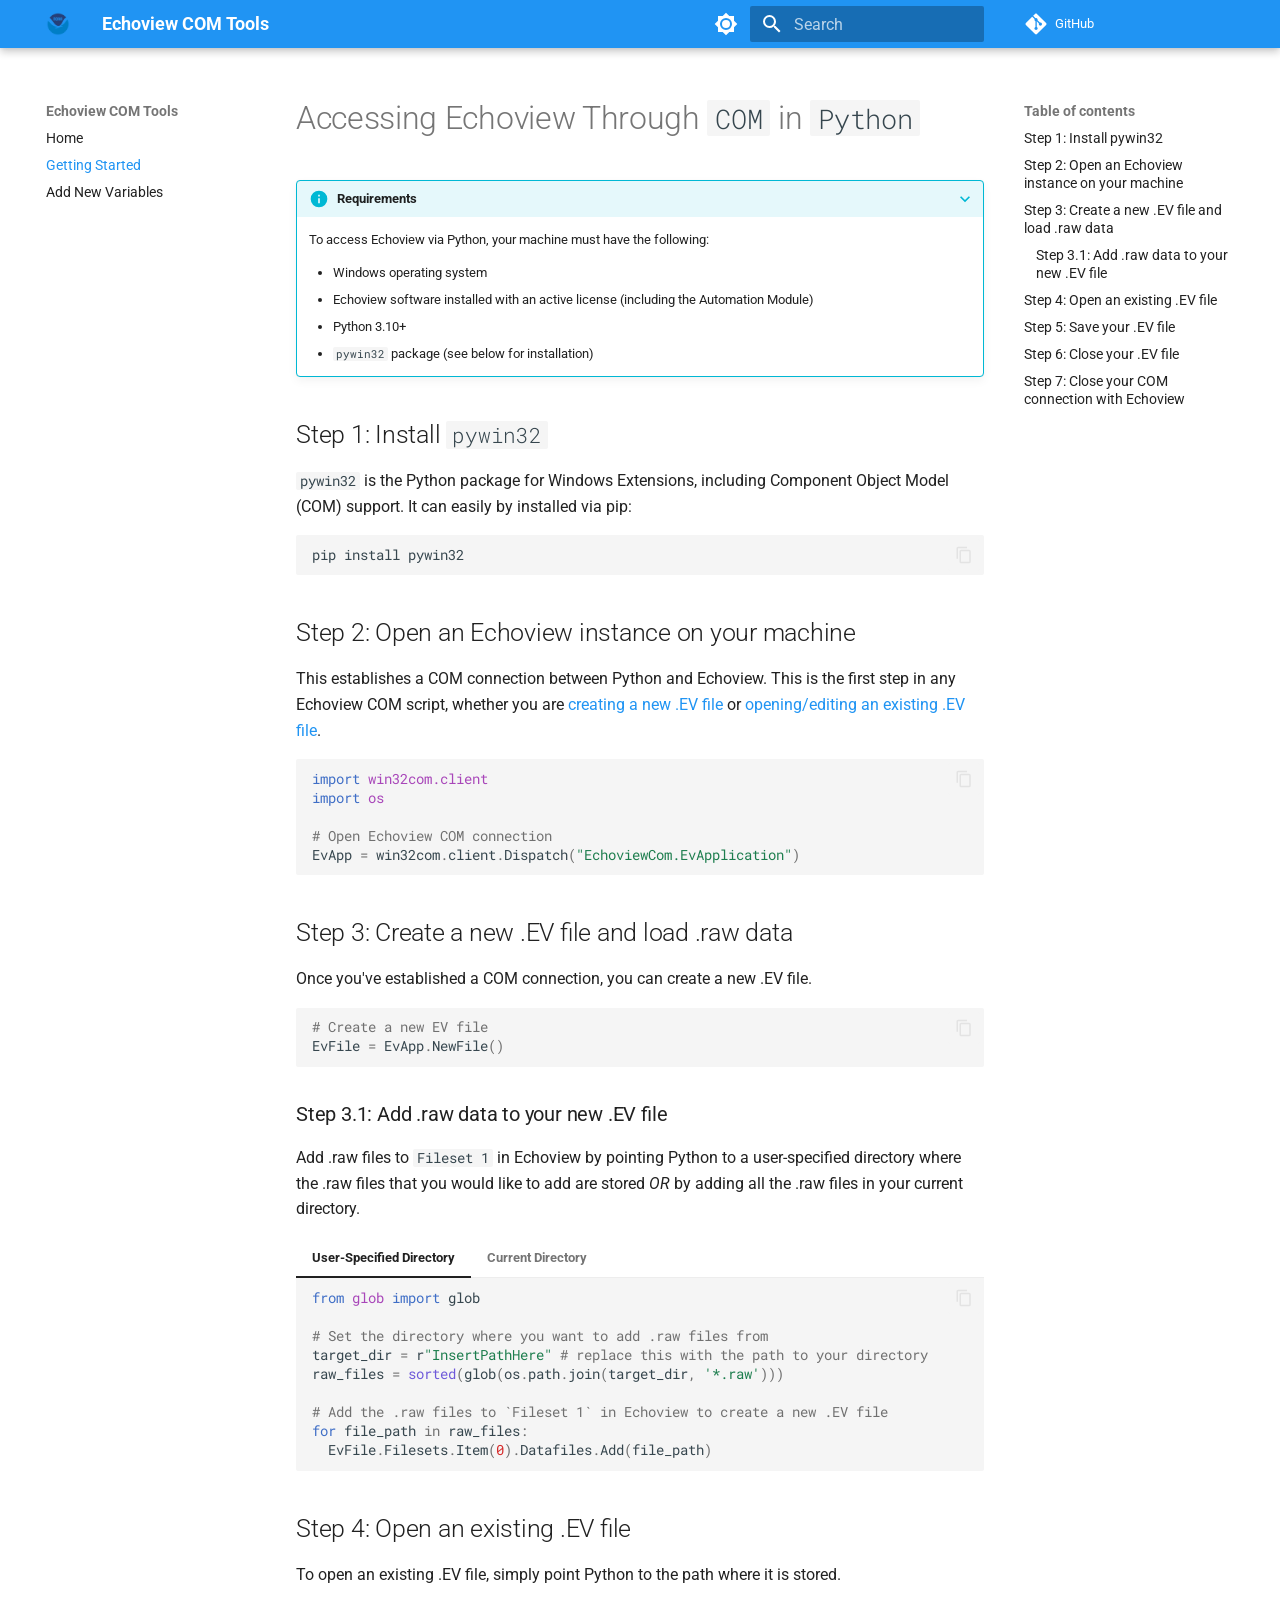
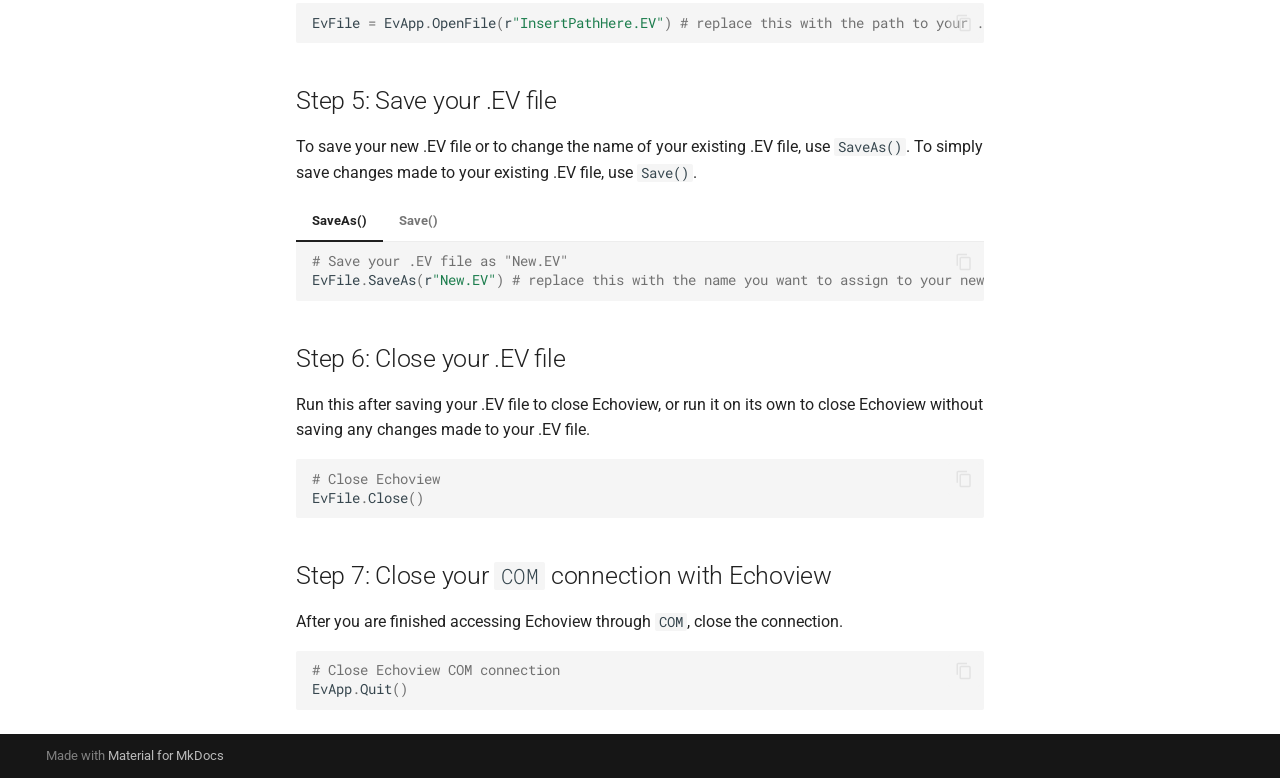
<file: getting-started/index.html>
<!doctype html>
<html lang="en" class="no-js">
  <head>
    
      <meta charset="utf-8">
      <meta name="viewport" content="width=device-width,initial-scale=1">
      
      
        <meta name="author" content="Allison L White">
      
      
      
        <link rel="prev" href="..">
      
      
        <link rel="next" href="../add_new_variables/">
      
      
        
      
      
      <link rel="icon" href="../assets/noaa_favicon.png">
      <meta name="generator" content="mkdocs-1.6.1, mkdocs-material-9.8.2">
    
    
      
        <title>Getting Started - Echoview COM Tools</title>
      
    
    
      <link rel="stylesheet" href="../assets/stylesheets/main.57a0d79d.min.css">
      
        
        <link rel="stylesheet" href="../assets/stylesheets/palette.fb2fffe2.min.css">
      
      


    
    
      
    
    
      
        
        
        <link rel="preconnect" href="https://fonts.gstatic.com" crossorigin>
        <link rel="stylesheet" href="https://fonts.googleapis.com/css?family=Roboto:300,300i,400,400i,700,700i%7CRoboto+Mono:400,400i,700,700i&display=fallback">
        <style>:root{--md-text-font:"Roboto";--md-code-font:"Roboto Mono"}</style>
      
    
    
      <link rel="stylesheet" href="../stylesheets/extra.css">
    
    <script>__md_scope=new URL("..",location),__md_hash=e=>[...e].reduce(((e,_)=>(e<<5)-e+_.charCodeAt(0)),0),__md_get=(e,_=localStorage,t=__md_scope)=>JSON.parse(_.getItem(t.pathname+"."+e)),__md_set=(e,_,t=localStorage,a=__md_scope)=>{try{t.setItem(a.pathname+"."+e,JSON.stringify(_))}catch(e){}}</script>
    
      

    
    
  </head>
  
  
    
    
      
    
    
    
    
    <body dir="ltr" data-md-color-scheme="default" data-md-color-primary="blue" data-md-color-accent="indigo">
  
    
    <input class="md-toggle" data-md-toggle="drawer" type="checkbox" id="__drawer" autocomplete="off">
    <input class="md-toggle" data-md-toggle="search" type="checkbox" id="__search" autocomplete="off">
    <label class="md-overlay" for="__drawer"></label>
    <div data-md-component="skip">
      
        
        <a href="#accessing-echoview-through-com-in-python" class="md-skip">
          Skip to content
        </a>
      
    </div>
    <div data-md-component="announce">
      
    </div>
    
    
      

  

<header class="md-header md-header--shadow" data-md-component="header">
  <nav class="md-header__inner md-grid" aria-label="Header">
    <a href=".." title="Echoview COM Tools" class="md-header__button md-logo" aria-label="Echoview COM Tools" data-md-component="logo">
      
  <img src="../assets/NOAA-color-logo-no-text-print.png" alt="logo">

    </a>
    <label class="md-header__button md-icon" for="__drawer">
      
      <svg xmlns="http://www.w3.org/2000/svg" viewBox="0 0 24 24"><path d="M3 6h18v2H3zm0 5h18v2H3zm0 5h18v2H3z"/></svg>
    </label>
    <div class="md-header__title" data-md-component="header-title">
      <div class="md-header__ellipsis">
        <div class="md-header__topic">
          <span class="md-ellipsis">
            Echoview COM Tools
          </span>
        </div>
        <div class="md-header__topic" data-md-component="header-topic">
          <span class="md-ellipsis">
            
              Getting Started
            
          </span>
        </div>
      </div>
    </div>
    
      
        <form class="md-header__option" data-md-component="palette">
  
    
    
    
    <input class="md-option" data-md-color-media="" data-md-color-scheme="default" data-md-color-primary="blue" data-md-color-accent="indigo"  aria-label="Switch to dark mode"  type="radio" name="__palette" id="__palette_0">
    
      <label class="md-header__button md-icon" title="Switch to dark mode" for="__palette_1" hidden>
        <svg xmlns="http://www.w3.org/2000/svg" viewBox="0 0 24 24"><path d="M12 8a4 4 0 0 0-4 4 4 4 0 0 0 4 4 4 4 0 0 0 4-4 4 4 0 0 0-4-4m0 10a6 6 0 0 1-6-6 6 6 0 0 1 6-6 6 6 0 0 1 6 6 6 6 0 0 1-6 6m8-9.31V4h-4.69L12 .69 8.69 4H4v4.69L.69 12 4 15.31V20h4.69L12 23.31 15.31 20H20v-4.69L23.31 12z"/></svg>
      </label>
    
  
    
    
    
    <input class="md-option" data-md-color-media="" data-md-color-scheme="slate" data-md-color-primary="black" data-md-color-accent="indigo"  aria-label="Switch to light mode"  type="radio" name="__palette" id="__palette_1">
    
      <label class="md-header__button md-icon" title="Switch to light mode" for="__palette_0" hidden>
        <svg xmlns="http://www.w3.org/2000/svg" viewBox="0 0 24 24"><path d="M12 18c-.89 0-1.74-.2-2.5-.55C11.56 16.5 13 14.42 13 12s-1.44-4.5-3.5-5.45C10.26 6.2 11.11 6 12 6a6 6 0 0 1 6 6 6 6 0 0 1-6 6m8-9.31V4h-4.69L12 .69 8.69 4H4v4.69L.69 12 4 15.31V20h4.69L12 23.31 15.31 20H20v-4.69L23.31 12z"/></svg>
      </label>
    
  
</form>
      
    
    
      <script>var palette=__md_get("__palette");if(palette&&palette.color){if("(prefers-color-scheme)"===palette.color.media){var media=matchMedia("(prefers-color-scheme: light)"),input=document.querySelector(media.matches?"[data-md-color-media='(prefers-color-scheme: light)']":"[data-md-color-media='(prefers-color-scheme: dark)']");palette.color.media=input.getAttribute("data-md-color-media"),palette.color.scheme=input.getAttribute("data-md-color-scheme"),palette.color.primary=input.getAttribute("data-md-color-primary"),palette.color.accent=input.getAttribute("data-md-color-accent")}for(var[key,value]of Object.entries(palette.color))document.body.setAttribute("data-md-color-"+key,value)}</script>
    
    
    
      
      
        <label class="md-header__button md-icon" for="__search">
          
          <svg xmlns="http://www.w3.org/2000/svg" viewBox="0 0 24 24"><path d="M9.5 3A6.5 6.5 0 0 1 16 9.5c0 1.61-.59 3.09-1.56 4.23l.27.27h.79l5 5-1.5 1.5-5-5v-.79l-.27-.27A6.52 6.52 0 0 1 9.5 16 6.5 6.5 0 0 1 3 9.5 6.5 6.5 0 0 1 9.5 3m0 2C7 5 5 7 5 9.5S7 14 9.5 14 14 12 14 9.5 12 5 9.5 5"/></svg>
        </label>
        <div class="md-search" data-md-component="search" role="dialog">
  <label class="md-search__overlay" for="__search"></label>
  <div class="md-search__inner" role="search">
    <form class="md-search__form" name="search">
      <input type="text" class="md-search__input" name="query" aria-label="Search" placeholder="Search" autocapitalize="off" autocorrect="off" autocomplete="off" spellcheck="false" data-md-component="search-query" required>
      <label class="md-search__icon md-icon" for="__search">
        
        <svg xmlns="http://www.w3.org/2000/svg" viewBox="0 0 24 24"><path d="M9.5 3A6.5 6.5 0 0 1 16 9.5c0 1.61-.59 3.09-1.56 4.23l.27.27h.79l5 5-1.5 1.5-5-5v-.79l-.27-.27A6.52 6.52 0 0 1 9.5 16 6.5 6.5 0 0 1 3 9.5 6.5 6.5 0 0 1 9.5 3m0 2C7 5 5 7 5 9.5S7 14 9.5 14 14 12 14 9.5 12 5 9.5 5"/></svg>
        
        <svg xmlns="http://www.w3.org/2000/svg" viewBox="0 0 24 24"><path d="M20 11v2H8l5.5 5.5-1.42 1.42L4.16 12l7.92-7.92L13.5 5.5 8 11z"/></svg>
      </label>
      <nav class="md-search__options" aria-label="Search">
        
        <button type="reset" class="md-search__icon md-icon" title="Clear" aria-label="Clear" tabindex="-1">
          
          <svg xmlns="http://www.w3.org/2000/svg" viewBox="0 0 24 24"><path d="M19 6.41 17.59 5 12 10.59 6.41 5 5 6.41 10.59 12 5 17.59 6.41 19 12 13.41 17.59 19 19 17.59 13.41 12z"/></svg>
        </button>
      </nav>
      
        <div class="md-search__suggest" data-md-component="search-suggest"></div>
      
    </form>
    <div class="md-search__output">
      <div class="md-search__scrollwrap" tabindex="0" data-md-scrollfix>
        <div class="md-search-result" data-md-component="search-result">
          <div class="md-search-result__meta">
            Initializing search
          </div>
          <ol class="md-search-result__list" role="presentation"></ol>
        </div>
      </div>
    </div>
  </div>
</div>
      
    
    
      <div class="md-header__source">
        <a href="https://github.com/AllisonLWhiteSEFSC/Echoview_COM_Tools" title="Go to repository" class="md-source" data-md-component="source">
  <div class="md-source__icon md-icon">
    
    <svg xmlns="http://www.w3.org/2000/svg" viewBox="0 0 448 512"><!--! Font Awesome Free 7.1.0 by @fontawesome - https://fontawesome.com License - https://fontawesome.com/license/free (Icons: CC BY 4.0, Fonts: SIL OFL 1.1, Code: MIT License) Copyright 2025 Fonticons, Inc.--><path d="M439.6 236.1 244 40.5c-5.4-5.5-12.8-8.5-20.4-8.5s-15 3-20.4 8.4L162.5 81l51.5 51.5c27.1-9.1 52.7 16.8 43.4 43.7l49.7 49.7c34.2-11.8 61.2 31 35.5 56.7-26.5 26.5-70.2-2.9-56-37.3L240.3 199v121.9c25.3 12.5 22.3 41.8 9.1 55-6.4 6.4-15.2 10.1-24.3 10.1s-17.8-3.6-24.3-10.1c-17.6-17.6-11.1-46.9 11.2-56v-123c-20.8-8.5-24.6-30.7-18.6-45L142.6 101 8.5 235.1C3 240.6 0 247.9 0 255.5s3 15 8.5 20.4l195.6 195.7c5.4 5.4 12.7 8.4 20.4 8.4s15-3 20.4-8.4l194.7-194.7c5.4-5.4 8.4-12.8 8.4-20.4s-3-15-8.4-20.4"/></svg>
  </div>
  <div class="md-source__repository">
    GitHub
  </div>
</a>
      </div>
    
  </nav>
  
</header>
    
    <div class="md-container" data-md-component="container">
      
      
        
          
        
      
      <main class="md-main" data-md-component="main">
        <div class="md-main__inner md-grid">
          
            
              
              <div class="md-sidebar md-sidebar--primary" data-md-component="sidebar" data-md-type="navigation" >
                <div class="md-sidebar__scrollwrap">
                  <div class="md-sidebar__inner">
                    



<nav class="md-nav md-nav--primary" aria-label="Navigation" data-md-level="0">
  <label class="md-nav__title" for="__drawer">
    <a href=".." title="Echoview COM Tools" class="md-nav__button md-logo" aria-label="Echoview COM Tools" data-md-component="logo">
      
  <img src="../assets/NOAA-color-logo-no-text-print.png" alt="logo">

    </a>
    Echoview COM Tools
  </label>
  
    <div class="md-nav__source">
      <a href="https://github.com/AllisonLWhiteSEFSC/Echoview_COM_Tools" title="Go to repository" class="md-source" data-md-component="source">
  <div class="md-source__icon md-icon">
    
    <svg xmlns="http://www.w3.org/2000/svg" viewBox="0 0 448 512"><!--! Font Awesome Free 7.1.0 by @fontawesome - https://fontawesome.com License - https://fontawesome.com/license/free (Icons: CC BY 4.0, Fonts: SIL OFL 1.1, Code: MIT License) Copyright 2025 Fonticons, Inc.--><path d="M439.6 236.1 244 40.5c-5.4-5.5-12.8-8.5-20.4-8.5s-15 3-20.4 8.4L162.5 81l51.5 51.5c27.1-9.1 52.7 16.8 43.4 43.7l49.7 49.7c34.2-11.8 61.2 31 35.5 56.7-26.5 26.5-70.2-2.9-56-37.3L240.3 199v121.9c25.3 12.5 22.3 41.8 9.1 55-6.4 6.4-15.2 10.1-24.3 10.1s-17.8-3.6-24.3-10.1c-17.6-17.6-11.1-46.9 11.2-56v-123c-20.8-8.5-24.6-30.7-18.6-45L142.6 101 8.5 235.1C3 240.6 0 247.9 0 255.5s3 15 8.5 20.4l195.6 195.7c5.4 5.4 12.7 8.4 20.4 8.4s15-3 20.4-8.4l194.7-194.7c5.4-5.4 8.4-12.8 8.4-20.4s-3-15-8.4-20.4"/></svg>
  </div>
  <div class="md-source__repository">
    GitHub
  </div>
</a>
    </div>
  
  <ul class="md-nav__list" data-md-scrollfix>
    
      
      
  
  
  
  
    <li class="md-nav__item">
      <a href=".." class="md-nav__link">
        
  
  
  <span class="md-ellipsis">
    
  
    Home
  

    
  </span>
  
  

      </a>
    </li>
  

    
      
      
  
  
    
  
  
  
    <li class="md-nav__item md-nav__item--active">
      
      <input class="md-nav__toggle md-toggle" type="checkbox" id="__toc">
      
      
        
      
      
        <label class="md-nav__link md-nav__link--active" for="__toc">
          
  
  
  <span class="md-ellipsis">
    
  
    Getting Started
  

    
  </span>
  
  

          <span class="md-nav__icon md-icon"></span>
        </label>
      
      <a href="./" class="md-nav__link md-nav__link--active">
        
  
  
  <span class="md-ellipsis">
    
  
    Getting Started
  

    
  </span>
  
  

      </a>
      
        

<nav class="md-nav md-nav--secondary" aria-label="Table of contents">
  
  
  
    
  
  
    <label class="md-nav__title" for="__toc">
      <span class="md-nav__icon md-icon"></span>
      Table of contents
    </label>
    <ul class="md-nav__list" data-md-component="toc" data-md-scrollfix>
      
        <li class="md-nav__item">
  <a href="#step-1-install-pywin32" class="md-nav__link">
    <span class="md-ellipsis">
      
        Step 1: Install pywin32
      
    </span>
  </a>
  
</li>
      
        <li class="md-nav__item">
  <a href="#step-2-open-an-echoview-instance-on-your-machine" class="md-nav__link">
    <span class="md-ellipsis">
      
        Step 2: Open an Echoview instance on your machine
      
    </span>
  </a>
  
</li>
      
        <li class="md-nav__item">
  <a href="#step-3-create-a-new-ev-file-and-load-raw-data" class="md-nav__link">
    <span class="md-ellipsis">
      
        Step 3: Create a new .EV file and load .raw data
      
    </span>
  </a>
  
    <nav class="md-nav" aria-label="Step 3: Create a new .EV file and load .raw data">
      <ul class="md-nav__list">
        
          <li class="md-nav__item">
  <a href="#step-31-add-raw-data-to-your-new-ev-file" class="md-nav__link">
    <span class="md-ellipsis">
      
        Step 3.1: Add .raw data to your new .EV file
      
    </span>
  </a>
  
</li>
        
      </ul>
    </nav>
  
</li>
      
        <li class="md-nav__item">
  <a href="#step-4-open-an-existing-ev-file" class="md-nav__link">
    <span class="md-ellipsis">
      
        Step 4: Open an existing .EV file
      
    </span>
  </a>
  
</li>
      
        <li class="md-nav__item">
  <a href="#step-5-save-your-ev-file" class="md-nav__link">
    <span class="md-ellipsis">
      
        Step 5: Save your .EV file
      
    </span>
  </a>
  
</li>
      
        <li class="md-nav__item">
  <a href="#step-6-close-your-ev-file" class="md-nav__link">
    <span class="md-ellipsis">
      
        Step 6: Close your .EV file
      
    </span>
  </a>
  
</li>
      
        <li class="md-nav__item">
  <a href="#step-7-close-your-com-connection-with-echoview" class="md-nav__link">
    <span class="md-ellipsis">
      
        Step 7: Close your COM connection with Echoview
      
    </span>
  </a>
  
</li>
      
    </ul>
  
</nav>
      
    </li>
  

    
      
      
  
  
  
  
    <li class="md-nav__item">
      <a href="../add_new_variables/" class="md-nav__link">
        
  
  
  <span class="md-ellipsis">
    
  
    Add New Variables
  

    
  </span>
  
  

      </a>
    </li>
  

    
  </ul>
</nav>
                  </div>
                </div>
              </div>
            
            
              
              <div class="md-sidebar md-sidebar--secondary" data-md-component="sidebar" data-md-type="toc" >
                <div class="md-sidebar__scrollwrap">
                  <div class="md-sidebar__inner">
                    

<nav class="md-nav md-nav--secondary" aria-label="Table of contents">
  
  
  
    
  
  
    <label class="md-nav__title" for="__toc">
      <span class="md-nav__icon md-icon"></span>
      Table of contents
    </label>
    <ul class="md-nav__list" data-md-component="toc" data-md-scrollfix>
      
        <li class="md-nav__item">
  <a href="#step-1-install-pywin32" class="md-nav__link">
    <span class="md-ellipsis">
      
        Step 1: Install pywin32
      
    </span>
  </a>
  
</li>
      
        <li class="md-nav__item">
  <a href="#step-2-open-an-echoview-instance-on-your-machine" class="md-nav__link">
    <span class="md-ellipsis">
      
        Step 2: Open an Echoview instance on your machine
      
    </span>
  </a>
  
</li>
      
        <li class="md-nav__item">
  <a href="#step-3-create-a-new-ev-file-and-load-raw-data" class="md-nav__link">
    <span class="md-ellipsis">
      
        Step 3: Create a new .EV file and load .raw data
      
    </span>
  </a>
  
    <nav class="md-nav" aria-label="Step 3: Create a new .EV file and load .raw data">
      <ul class="md-nav__list">
        
          <li class="md-nav__item">
  <a href="#step-31-add-raw-data-to-your-new-ev-file" class="md-nav__link">
    <span class="md-ellipsis">
      
        Step 3.1: Add .raw data to your new .EV file
      
    </span>
  </a>
  
</li>
        
      </ul>
    </nav>
  
</li>
      
        <li class="md-nav__item">
  <a href="#step-4-open-an-existing-ev-file" class="md-nav__link">
    <span class="md-ellipsis">
      
        Step 4: Open an existing .EV file
      
    </span>
  </a>
  
</li>
      
        <li class="md-nav__item">
  <a href="#step-5-save-your-ev-file" class="md-nav__link">
    <span class="md-ellipsis">
      
        Step 5: Save your .EV file
      
    </span>
  </a>
  
</li>
      
        <li class="md-nav__item">
  <a href="#step-6-close-your-ev-file" class="md-nav__link">
    <span class="md-ellipsis">
      
        Step 6: Close your .EV file
      
    </span>
  </a>
  
</li>
      
        <li class="md-nav__item">
  <a href="#step-7-close-your-com-connection-with-echoview" class="md-nav__link">
    <span class="md-ellipsis">
      
        Step 7: Close your COM connection with Echoview
      
    </span>
  </a>
  
</li>
      
    </ul>
  
</nav>
                  </div>
                </div>
              </div>
            
          
          
            <div class="md-content" data-md-component="content">
              
              <article class="md-content__inner md-typeset">
                
                  


  
  


<!-- markdownlint-configure-file {
  "MD013": {
    "code_blocks": true,
    "tables": false
  },
  "MD033": false,
  "MD041": false,
  "MD013": false
} -->

<h1 id="accessing-echoview-through-com-in-python">Accessing Echoview Through <code>COM</code> in <code>Python</code></h1>
<details class="info" open="open">
<summary>Requirements</summary>
<p>To access Echoview via Python, your machine must have the following:</p>
<ul>
<li>Windows operating system</li>
<li>Echoview software installed with an active license (including the Automation Module)</li>
<li>Python 3.10+</li>
<li><code>pywin32</code> package (see below for installation)</li>
</ul>
</details>
<h2 id="step-1-install-pywin32">Step 1: Install <code>pywin32</code></h2>
<p><code>pywin32</code> is the Python package for Windows Extensions, including Component Object Model (COM) support. It can easily by installed via pip:</p>
<div class="language-python highlight"><pre><span></span><code><span id="__span-0-1"><a id="__codelineno-0-1" name="__codelineno-0-1" href="#__codelineno-0-1"></a><span class="n">pip</span> <span class="n">install</span> <span class="n">pywin32</span>
</span></code></pre></div>
<h2 id="step-2-open-an-echoview-instance-on-your-machine">Step 2: Open an Echoview instance on your machine</h2>
<p>This establishes a COM connection between Python and Echoview. This is the first step in any Echoview COM script, whether you are <a href="#step-3-create-a-new-ev-file-and-load-raw-data">creating a new .EV file</a> or <a href="#step-4-open-an-existing-ev-file">opening/editing an existing .EV file</a>.
<div class="language-python highlight"><pre><span></span><code><span id="__span-1-1"><a id="__codelineno-1-1" name="__codelineno-1-1" href="#__codelineno-1-1"></a><span class="kn">import</span><span class="w"> </span><span class="nn">win32com.client</span>
</span><span id="__span-1-2"><a id="__codelineno-1-2" name="__codelineno-1-2" href="#__codelineno-1-2"></a><span class="kn">import</span><span class="w"> </span><span class="nn">os</span>
</span><span id="__span-1-3"><a id="__codelineno-1-3" name="__codelineno-1-3" href="#__codelineno-1-3"></a>
</span><span id="__span-1-4"><a id="__codelineno-1-4" name="__codelineno-1-4" href="#__codelineno-1-4"></a><span class="c1"># Open Echoview COM connection</span>
</span><span id="__span-1-5"><a id="__codelineno-1-5" name="__codelineno-1-5" href="#__codelineno-1-5"></a><span class="n">EvApp</span> <span class="o">=</span> <span class="n">win32com</span><span class="o">.</span><span class="n">client</span><span class="o">.</span><span class="n">Dispatch</span><span class="p">(</span><span class="s2">"EchoviewCom.EvApplication"</span><span class="p">)</span>
</span></code></pre></div></p>
<h2 id="step-3-create-a-new-ev-file-and-load-raw-data">Step 3: Create a new .EV file and load .raw data</h2>
<p>Once you've established a COM connection, you can create a new .EV file.
<div class="language-python highlight"><pre><span></span><code><span id="__span-2-1"><a id="__codelineno-2-1" name="__codelineno-2-1" href="#__codelineno-2-1"></a><span class="c1"># Create a new EV file</span>
</span><span id="__span-2-2"><a id="__codelineno-2-2" name="__codelineno-2-2" href="#__codelineno-2-2"></a><span class="n">EvFile</span> <span class="o">=</span> <span class="n">EvApp</span><span class="o">.</span><span class="n">NewFile</span><span class="p">()</span>
</span></code></pre></div></p>
<h3 id="step-31-add-raw-data-to-your-new-ev-file">Step 3.1: Add .raw data to your new .EV file</h3>
<p>Add .raw files to <code>Fileset 1</code> in Echoview by pointing Python to a user-specified directory where the .raw files that you would like to add are stored <em>OR</em> by adding all the .raw files in your current directory.</p>
<div class="tabbed-set tabbed-alternate" data-tabs="1:2"><input checked="checked" id="__tabbed_1_1" name="__tabbed_1" type="radio" /><input id="__tabbed_1_2" name="__tabbed_1" type="radio" /><div class="tabbed-labels"><label for="__tabbed_1_1">User-Specified Directory</label><label for="__tabbed_1_2">Current Directory</label></div>
<div class="tabbed-content">
<div class="tabbed-block">
<div class="language-python highlight"><pre><span></span><code><span id="__span-3-1"><a id="__codelineno-3-1" name="__codelineno-3-1" href="#__codelineno-3-1"></a><span class="kn">from</span><span class="w"> </span><span class="nn">glob</span><span class="w"> </span><span class="kn">import</span> <span class="n">glob</span>
</span><span id="__span-3-2"><a id="__codelineno-3-2" name="__codelineno-3-2" href="#__codelineno-3-2"></a>
</span><span id="__span-3-3"><a id="__codelineno-3-3" name="__codelineno-3-3" href="#__codelineno-3-3"></a><span class="c1"># Set the directory where you want to add .raw files from</span>
</span><span id="__span-3-4"><a id="__codelineno-3-4" name="__codelineno-3-4" href="#__codelineno-3-4"></a><span class="n">target_dir</span> <span class="o">=</span> <span class="sa">r</span><span class="s2">"InsertPathHere"</span> <span class="c1"># replace this with the path to your directory</span>
</span><span id="__span-3-5"><a id="__codelineno-3-5" name="__codelineno-3-5" href="#__codelineno-3-5"></a><span class="n">raw_files</span> <span class="o">=</span> <span class="nb">sorted</span><span class="p">(</span><span class="n">glob</span><span class="p">(</span><span class="n">os</span><span class="o">.</span><span class="n">path</span><span class="o">.</span><span class="n">join</span><span class="p">(</span><span class="n">target_dir</span><span class="p">,</span> <span class="s1">'*.raw'</span><span class="p">)))</span>
</span><span id="__span-3-6"><a id="__codelineno-3-6" name="__codelineno-3-6" href="#__codelineno-3-6"></a>
</span><span id="__span-3-7"><a id="__codelineno-3-7" name="__codelineno-3-7" href="#__codelineno-3-7"></a><span class="c1"># Add the .raw files to `Fileset 1` in Echoview to create a new .EV file</span>
</span><span id="__span-3-8"><a id="__codelineno-3-8" name="__codelineno-3-8" href="#__codelineno-3-8"></a><span class="k">for</span> <span class="n">file_path</span> <span class="ow">in</span> <span class="n">raw_files</span><span class="p">:</span>
</span><span id="__span-3-9"><a id="__codelineno-3-9" name="__codelineno-3-9" href="#__codelineno-3-9"></a>  <span class="n">EvFile</span><span class="o">.</span><span class="n">Filesets</span><span class="o">.</span><span class="n">Item</span><span class="p">(</span><span class="mi">0</span><span class="p">)</span><span class="o">.</span><span class="n">Datafiles</span><span class="o">.</span><span class="n">Add</span><span class="p">(</span><span class="n">file_path</span><span class="p">)</span>
</span></code></pre></div>
</div>
<div class="tabbed-block">
<div class="language-python highlight"><pre><span></span><code><span id="__span-4-1"><a id="__codelineno-4-1" name="__codelineno-4-1" href="#__codelineno-4-1"></a><span class="kn">from</span><span class="w"> </span><span class="nn">glob</span><span class="w"> </span><span class="kn">import</span> <span class="n">glob</span>
</span><span id="__span-4-2"><a id="__codelineno-4-2" name="__codelineno-4-2" href="#__codelineno-4-2"></a>
</span><span id="__span-4-3"><a id="__codelineno-4-3" name="__codelineno-4-3" href="#__codelineno-4-3"></a><span class="c1"># Add all the .raw files in your current directory</span>
</span><span id="__span-4-4"><a id="__codelineno-4-4" name="__codelineno-4-4" href="#__codelineno-4-4"></a><span class="n">raw_files</span> <span class="o">=</span> <span class="nb">sorted</span><span class="p">(</span><span class="n">glob</span><span class="p">(</span><span class="n">os</span><span class="o">.</span><span class="n">path</span><span class="o">.</span><span class="n">join</span><span class="p">(</span><span class="n">os</span><span class="o">.</span><span class="n">getcwd</span><span class="p">(),</span> <span class="s1">'*.raw'</span><span class="p">)))</span>
</span><span id="__span-4-5"><a id="__codelineno-4-5" name="__codelineno-4-5" href="#__codelineno-4-5"></a>
</span><span id="__span-4-6"><a id="__codelineno-4-6" name="__codelineno-4-6" href="#__codelineno-4-6"></a><span class="c1"># Add the .raw files to `Fileset 1` in Echoview to create a new .EV file</span>
</span><span id="__span-4-7"><a id="__codelineno-4-7" name="__codelineno-4-7" href="#__codelineno-4-7"></a><span class="k">for</span> <span class="n">file_path</span> <span class="ow">in</span> <span class="n">raw_files</span><span class="p">:</span>
</span><span id="__span-4-8"><a id="__codelineno-4-8" name="__codelineno-4-8" href="#__codelineno-4-8"></a>  <span class="n">EvFile</span><span class="o">.</span><span class="n">Filesets</span><span class="o">.</span><span class="n">Item</span><span class="p">(</span><span class="mi">0</span><span class="p">)</span><span class="o">.</span><span class="n">Datafiles</span><span class="o">.</span><span class="n">Add</span><span class="p">(</span><span class="n">file_path</span><span class="p">)</span>
</span></code></pre></div>
</div>
</div>
</div>
<h2 id="step-4-open-an-existing-ev-file">Step 4: Open an existing .EV file</h2>
<p>To open an existing .EV file, simply point Python to the path where it is stored.
<div class="language-python highlight"><pre><span></span><code><span id="__span-5-1"><a id="__codelineno-5-1" name="__codelineno-5-1" href="#__codelineno-5-1"></a><span class="n">EvFile</span> <span class="o">=</span> <span class="n">EvApp</span><span class="o">.</span><span class="n">OpenFile</span><span class="p">(</span><span class="sa">r</span><span class="s2">"InsertPathHere.EV"</span><span class="p">)</span> <span class="c1"># replace this with the path to your .EV file</span>
</span></code></pre></div></p>
<h2 id="step-5-save-your-ev-file">Step 5: Save your .EV file</h2>
<p>To save your new .EV file or to change the name of your existing .EV file, use <code>SaveAs()</code>. To simply save changes made to your existing .EV file, use <code>Save()</code>.</p>
<div class="tabbed-set tabbed-alternate" data-tabs="2:2"><input checked="checked" id="__tabbed_2_1" name="__tabbed_2" type="radio" /><input id="__tabbed_2_2" name="__tabbed_2" type="radio" /><div class="tabbed-labels"><label for="__tabbed_2_1">SaveAs()</label><label for="__tabbed_2_2">Save()</label></div>
<div class="tabbed-content">
<div class="tabbed-block">
<div class="language-python highlight"><pre><span></span><code><span id="__span-6-1"><a id="__codelineno-6-1" name="__codelineno-6-1" href="#__codelineno-6-1"></a><span class="c1"># Save your .EV file as "New.EV"</span>
</span><span id="__span-6-2"><a id="__codelineno-6-2" name="__codelineno-6-2" href="#__codelineno-6-2"></a><span class="n">EvFile</span><span class="o">.</span><span class="n">SaveAs</span><span class="p">(</span><span class="sa">r</span><span class="s2">"New.EV"</span><span class="p">)</span> <span class="c1"># replace this with the name you want to assign to your new .EV file, including the path to the directory you want to save it to</span>
</span></code></pre></div>
</div>
<div class="tabbed-block">
<div class="language-python highlight"><pre><span></span><code><span id="__span-7-1"><a id="__codelineno-7-1" name="__codelineno-7-1" href="#__codelineno-7-1"></a><span class="c1"># Save changes to your existing .EV file without changing the name</span>
</span><span id="__span-7-2"><a id="__codelineno-7-2" name="__codelineno-7-2" href="#__codelineno-7-2"></a><span class="n">EvFile</span><span class="o">.</span><span class="n">Save</span><span class="p">()</span>
</span></code></pre></div>
</div>
</div>
</div>
<h2 id="step-6-close-your-ev-file">Step 6: Close your .EV file</h2>
<p>Run this after saving your .EV file to close Echoview, or run it on its own to close Echoview without saving any changes made to your .EV file.
<div class="language-python highlight"><pre><span></span><code><span id="__span-8-1"><a id="__codelineno-8-1" name="__codelineno-8-1" href="#__codelineno-8-1"></a><span class="c1"># Close Echoview</span>
</span><span id="__span-8-2"><a id="__codelineno-8-2" name="__codelineno-8-2" href="#__codelineno-8-2"></a><span class="n">EvFile</span><span class="o">.</span><span class="n">Close</span><span class="p">()</span>
</span></code></pre></div></p>
<h2 id="step-7-close-your-com-connection-with-echoview">Step 7: Close your <code>COM</code> connection with Echoview</h2>
<p>After you are finished accessing Echoview through <code>COM</code>, close the connection.
<div class="language-python highlight"><pre><span></span><code><span id="__span-9-1"><a id="__codelineno-9-1" name="__codelineno-9-1" href="#__codelineno-9-1"></a><span class="c1"># Close Echoview COM connection</span>
</span><span id="__span-9-2"><a id="__codelineno-9-2" name="__codelineno-9-2" href="#__codelineno-9-2"></a><span class="n">EvApp</span><span class="o">.</span><span class="n">Quit</span><span class="p">()</span>
</span></code></pre></div></p>












                
              </article>
            </div>
          
          
  <script>var tabs=__md_get("__tabs");if(Array.isArray(tabs))e:for(var set of document.querySelectorAll(".tabbed-set")){var labels=set.querySelector(".tabbed-labels");for(var tab of tabs)for(var label of labels.getElementsByTagName("label"))if(label.innerText.trim()===tab){var input=document.getElementById(label.htmlFor);input.checked=!0;continue e}}</script>

<script>var target=document.getElementById(location.hash.slice(1));target&&target.name&&(target.checked=target.name.startsWith("__tabbed_"))</script>
        </div>
        
      </main>
      
        <footer class="md-footer">
  
  <div class="md-footer-meta md-typeset">
    <div class="md-footer-meta__inner md-grid">
      <div class="md-copyright">
  
  
    Made with
    <a href="https://squidfunk.github.io/mkdocs-material/" target="_blank" rel="noopener">
      Material for MkDocs
    </a>
  
</div>
      
    </div>
  </div>
</footer>
      
    </div>
    <div class="md-dialog" data-md-component="dialog">
      <div class="md-dialog__inner md-typeset"></div>
    </div>
    
    
    
      
      
      <script id="__config" type="application/json">{"annotate": null, "base": "..", "features": ["search.suggest", "search.highlight", "content.code.copy", "content.tabs.link"], "search": "../assets/javascripts/workers/search.a7633da7.min.js", "tags": null, "translations": {"clipboard.copied": "Copied to clipboard", "clipboard.copy": "Copy to clipboard", "search.result.more.one": "1 more on this page", "search.result.more.other": "# more on this page", "search.result.none": "No matching documents", "search.result.one": "1 matching document", "search.result.other": "# matching documents", "search.result.placeholder": "Type to start searching", "search.result.term.missing": "Missing", "select.version": "Select version"}, "version": null}</script>
    
    
      <script src="../assets/javascripts/bundle.a5f9d56c.min.js"></script>
      
    
  </body>
</html>
</file>
<file: stylesheets/extra.css>
/* Match code block font size inside admonitions to regular page code blocks */
.md-typeset .admonition pre,
.md-typeset details pre {
  font-size: 0.68rem;
}
</file>
<file: assets/stylesheets/main.57a0d79d.min.css>
@charset "UTF-8";html{box-sizing:border-box;-webkit-text-size-adjust:none;-moz-text-size-adjust:none;text-size-adjust:none}*,:after,:before{box-sizing:inherit}@media(prefers-reduced-motion){*,:after,:before{transition:none!important}}body{margin:0;-webkit-font-smoothing:antialiased;-moz-osx-font-smoothing:grayscale;--md-text-font-family:var(--md-text-font, _),
    -apple-system, BlinkMacSystemFont, Helvetica, Arial, sans-serif;--md-code-font-family:var(--md-code-font, _),
    SFMono-Regular, Consolas, Menlo, monospace}.md-typeset code:not(.focus-visible),a,button,input,label{-webkit-tap-highlight-color:transparent}a{color:inherit;text-decoration:none}hr{box-sizing:initial;display:block;height:.05rem;padding:0;overflow:visible;border:0}small{font-size:80%}sub,sup{line-height:1em}img{border-style:none}table{border-spacing:0;border-collapse:initial}td,th{font-weight:400;vertical-align:top}button{padding:0;margin:0;font-family:inherit;font-size:inherit;background:#0000;border:0}input{border:0;outline:none}:root{--md-primary-fg-color:#4051b5;--md-primary-fg-color--light:#5d6cc0;--md-primary-fg-color--dark:#303fa1;--md-primary-bg-color:#fff;--md-primary-bg-color--light:#ffffffb3;--md-accent-fg-color:#526cfe;--md-accent-fg-color--transparent:#526cfe1a;--md-accent-bg-color:#fff;--md-accent-bg-color--light:#ffffffb3;--md-typeset-table-sort-icon:url("data:image/svg+xml;charset=utf-8,<svg xmlns='http://www.w3.org/2000/svg' viewBox='0 0 24 24'><path d='m18 21-4-4h3V7h-3l4-4 4 4h-3v10h3M2 19v-2h10v2M2 13v-2h7v2M2 7V5h4v2z'/></svg>");--md-typeset-table-sort-icon--asc:url("data:image/svg+xml;charset=utf-8,<svg xmlns='http://www.w3.org/2000/svg' viewBox='0 0 24 24'><path d='M19 17h3l-4 4-4-4h3V3h2M2 17h10v2H2M6 5v2H2V5m0 6h7v2H2z'/></svg>");--md-typeset-table-sort-icon--desc:url("data:image/svg+xml;charset=utf-8,<svg xmlns='http://www.w3.org/2000/svg' viewBox='0 0 24 24'><path d='M19 7h3l-4-4-4 4h3v14h2M2 17h10v2H2M6 5v2H2V5m0 6h7v2H2z'/></svg>")}[data-md-color-scheme=default]{color-scheme:light}[data-md-color-scheme=default] img[src$="#gh-dark-mode-only"],[data-md-color-scheme=default] img[src$="#only-dark"]{display:none}:root,[data-md-color-scheme=default]{--md-hue:225deg;--md-default-fg-color:#000000de;--md-default-fg-color--light:#0000008a;--md-default-fg-color--lighter:#00000052;--md-default-fg-color--lightest:#00000012;--md-default-bg-color:#fff;--md-default-bg-color--light:#ffffffb3;--md-default-bg-color--lighter:#ffffff4d;--md-default-bg-color--lightest:#ffffff1f;--md-code-fg-color:#36464e;--md-code-bg-color:#f5f5f5;--md-code-bg-color--light:#f5f5f5b3;--md-code-bg-color--lighter:#f5f5f54d;--md-code-hl-color:#4287ff;--md-code-hl-color--light:#4287ff1a;--md-code-hl-number-color:#d52a2a;--md-code-hl-special-color:#db1457;--md-code-hl-function-color:#a846b9;--md-code-hl-constant-color:#6e59d9;--md-code-hl-keyword-color:#3f6ec6;--md-code-hl-string-color:#1c7d4d;--md-code-hl-name-color:var(--md-code-fg-color);--md-code-hl-operator-color:var(--md-default-fg-color--light);--md-code-hl-punctuation-color:var(--md-default-fg-color--light);--md-code-hl-comment-color:var(--md-default-fg-color--light);--md-code-hl-generic-color:var(--md-default-fg-color--light);--md-code-hl-variable-color:var(--md-default-fg-color--light);--md-typeset-color:var(--md-default-fg-color);--md-typeset-a-color:var(--md-primary-fg-color);--md-typeset-del-color:#f5503d26;--md-typeset-ins-color:#0bd57026;--md-typeset-kbd-color:#fafafa;--md-typeset-kbd-accent-color:#fff;--md-typeset-kbd-border-color:#b8b8b8;--md-typeset-mark-color:#ffff0080;--md-typeset-table-color:#0000001f;--md-typeset-table-color--light:#00000009;--md-admonition-fg-color:var(--md-default-fg-color);--md-admonition-bg-color:var(--md-default-bg-color);--md-warning-fg-color:#000000de;--md-warning-bg-color:#ff9;--md-footer-fg-color:#fff;--md-footer-fg-color--light:#ffffffb3;--md-footer-fg-color--lighter:#ffffff73;--md-footer-bg-color:#000000de;--md-footer-bg-color--dark:#00000052;--md-shadow-z1:0 0.2rem 0.5rem #0000000d,
    0 0 0.05rem #0000001a;--md-shadow-z2:0 0.2rem 0.5rem #0000001a,
    0 0 0.05rem #00000040;--md-shadow-z3:0 0.2rem 0.5rem #0003,
    0 0 0.05rem #00000059}.md-icon svg{display:block;width:1.2rem;height:1.2rem;fill:currentcolor}aside,body,input{font-family:var(--md-text-font-family);font-feature-settings:"kern","liga";color:var(--md-typeset-color)}code,kbd,pre{font-family:var(--md-code-font-family);font-feature-settings:"kern"}.md-typeset{font-size:.8rem;line-height:1.6;overflow-wrap:break-word;-webkit-print-color-adjust:exact;color-adjust:exact}@media print{.md-typeset{font-size:.68rem}.md-typeset code,.md-typeset kbd,.md-typeset pre{white-space:pre-wrap}}.md-typeset blockquote,.md-typeset dl,.md-typeset figure,.md-typeset ol,.md-typeset pre,.md-typeset ul{margin-top:1em;margin-bottom:1em}.md-typeset h1{margin:0 0 1.25em;font-size:2em;line-height:1.3;color:var(--md-default-fg-color--light)}.md-typeset h1,.md-typeset h2{font-weight:300;letter-spacing:-.01em}.md-typeset h2{margin:1.6em 0 .64em;font-size:1.5625em;line-height:1.4}.md-typeset h3{margin:1.6em 0 .8em;font-size:1.25em;font-weight:400;line-height:1.5;letter-spacing:-.01em}.md-typeset h2+h3{margin-top:.8em}.md-typeset h4{margin:1em 0;font-weight:700;letter-spacing:-.01em}.md-typeset h5,.md-typeset h6{margin:1.25em 0;font-size:.8em;font-weight:700;color:var(--md-default-fg-color--light);letter-spacing:-.01em}.md-typeset h5{text-transform:uppercase}.md-typeset h5 code{text-transform:none}.md-typeset hr{display:flow-root;margin:1.5em 0;border-bottom:.05rem solid var(--md-default-fg-color--lightest)}.md-typeset a{color:var(--md-typeset-a-color);word-break:break-word}.md-typeset a,.md-typeset a:before{transition:color 125ms}.md-typeset a:focus,.md-typeset a:hover{color:var(--md-accent-fg-color)}.md-typeset a:focus code,.md-typeset a:hover code{color:var(--md-accent-fg-color);background-color:var(--md-accent-fg-color--transparent)}.md-typeset a code{color:var(--md-typeset-a-color)}.md-typeset a.focus-visible{outline-color:var(--md-accent-fg-color);outline-offset:.2rem}.md-typeset code,.md-typeset kbd,.md-typeset pre{font-variant-ligatures:none;color:var(--md-code-fg-color);direction:ltr;transition:background-color 125ms}.md-typeset code{padding:0 .2941176471em;font-size:.85em;word-break:break-word;background-color:var(--md-code-bg-color);border-radius:.1rem;-webkit-box-decoration-break:clone;box-decoration-break:clone;transition:color 125ms,background-color 125ms}.md-typeset code:not(.focus-visible){outline:none}.md-typeset pre{position:relative;display:flow-root;line-height:1.4}.md-typeset pre>code{display:block;padding:.7720588235em 1.1764705882em;margin:0;overflow:auto;word-break:normal;touch-action:auto;scrollbar-color:var(--md-default-fg-color--lighter) #0000;scrollbar-width:thin;outline-color:var(--md-accent-fg-color);box-shadow:none;-webkit-box-decoration-break:slice;box-decoration-break:slice}.md-typeset pre>code:hover{scrollbar-color:var(--md-accent-fg-color) #0000}.md-typeset pre>code::-webkit-scrollbar{width:.2rem;height:.2rem}.md-typeset pre>code::-webkit-scrollbar-thumb{background-color:var(--md-default-fg-color--lighter)}.md-typeset pre>code::-webkit-scrollbar-thumb:hover{background-color:var(--md-accent-fg-color)}.md-typeset kbd{display:inline-block;padding:0 .6666666667em;font-size:.75em;color:var(--md-default-fg-color);word-break:break-word;vertical-align:text-top;background-color:var(--md-typeset-kbd-color);border-radius:.1rem;box-shadow:0 .1rem 0 .05rem var(--md-typeset-kbd-border-color),0 .1rem 0 var(--md-typeset-kbd-border-color),0 -.1rem .2rem var(--md-typeset-kbd-accent-color) inset}.md-typeset mark{color:inherit;word-break:break-word;background-color:var(--md-typeset-mark-color);-webkit-box-decoration-break:clone;box-decoration-break:clone}.md-typeset abbr{text-decoration:none;cursor:help}.md-typeset [data-preview],.md-typeset abbr{border-bottom:.05rem dotted var(--md-default-fg-color--light)}.md-typeset small{opacity:.75}[dir=ltr] .md-typeset sub,[dir=ltr] .md-typeset sup{margin-left:.078125em}[dir=rtl] .md-typeset sub,[dir=rtl] .md-typeset sup{margin-right:.078125em}[dir=ltr] .md-typeset blockquote{padding-left:.6rem;border-left:.2rem solid var(--md-default-fg-color--lighter)}[dir=rtl] .md-typeset blockquote{padding-right:.6rem;border-right:.2rem solid var(--md-default-fg-color--lighter)}.md-typeset blockquote{margin-left:0;margin-right:0;color:var(--md-default-fg-color--light)}.md-typeset ul{list-style-type:disc}.md-typeset ul[type]{list-style-type:revert-layer}[dir=ltr] .md-typeset ol,[dir=ltr] .md-typeset ol li ol,[dir=ltr] .md-typeset ol li ul,[dir=ltr] .md-typeset ul,[dir=ltr] .md-typeset ul li ol,[dir=ltr] .md-typeset ul li ul{margin-left:.625em}[dir=rtl] .md-typeset ol,[dir=rtl] .md-typeset ol li ol,[dir=rtl] .md-typeset ol li ul,[dir=rtl] .md-typeset ul,[dir=rtl] .md-typeset ul li ol,[dir=rtl] .md-typeset ul li ul{margin-right:.625em}.md-typeset ol,.md-typeset ul{padding:0}.md-typeset ol:not([hidden]),.md-typeset ul:not([hidden]){display:flow-root}.md-typeset ol ol,.md-typeset ul ol{list-style-type:lower-alpha}.md-typeset ol ol ol,.md-typeset ul ol ol{list-style-type:lower-roman}.md-typeset ol ol ol ol,.md-typeset ul ol ol ol{list-style-type:upper-alpha}.md-typeset ol ol ol ol ol,.md-typeset ul ol ol ol ol{list-style-type:upper-roman}.md-typeset ol[type],.md-typeset ul[type]{list-style-type:revert-layer}[dir=ltr] .md-typeset ol li,[dir=ltr] .md-typeset ul li{margin-left:1.25em}[dir=rtl] .md-typeset ol li,[dir=rtl] .md-typeset ul li{margin-right:1.25em}.md-typeset ol li,.md-typeset ul li{margin-bottom:.5em}.md-typeset ol li blockquote,.md-typeset ol li p,.md-typeset ul li blockquote,.md-typeset ul li p{margin:.5em 0}.md-typeset ol li:last-child,.md-typeset ul li:last-child{margin-bottom:0}.md-typeset ol li ol,.md-typeset ol li ul,.md-typeset ul li ol,.md-typeset ul li ul{margin-top:.5em;margin-bottom:.5em}[dir=ltr] .md-typeset dd{margin-left:1.875em}[dir=rtl] .md-typeset dd{margin-right:1.875em}.md-typeset dd{margin-top:1em;margin-bottom:1.5em}.md-typeset img,.md-typeset svg,.md-typeset video{max-width:100%;height:auto}.md-typeset img[align=left]{margin:1em 1em 1em 0}.md-typeset img[align=right]{margin:1em 0 1em 1em}.md-typeset img[align]:only-child{margin-top:0}.md-typeset figure{display:flow-root;width:fit-content;max-width:100%;margin:1em auto;text-align:center}.md-typeset figure img{display:block;margin:0 auto}.md-typeset figcaption{max-width:24rem;margin:1em auto;font-style:italic}.md-typeset iframe{max-width:100%}.md-typeset table:not([class]){display:inline-block;max-width:100%;overflow:auto;font-size:.64rem;touch-action:auto;background-color:var(--md-default-bg-color);border:.05rem solid var(--md-typeset-table-color);border-radius:.1rem}@media print{.md-typeset table:not([class]){display:table}}.md-typeset table:not([class])+*{margin-top:1.5em}.md-typeset table:not([class]) td>:first-child,.md-typeset table:not([class]) th>:first-child{margin-top:0}.md-typeset table:not([class]) td>:last-child,.md-typeset table:not([class]) th>:last-child{margin-bottom:0}.md-typeset table:not([class]) td:not([align]),.md-typeset table:not([class]) th:not([align]){text-align:left}[dir=rtl] .md-typeset table:not([class]) td:not([align]),[dir=rtl] .md-typeset table:not([class]) th:not([align]){text-align:right}.md-typeset table:not([class]) th{min-width:5rem;padding:.9375em 1.25em;font-weight:700;vertical-align:top}.md-typeset table:not([class]) td{padding:.9375em 1.25em;vertical-align:top;border-top:.05rem solid var(--md-typeset-table-color)}.md-typeset table:not([class]) tbody tr{transition:background-color 125ms}.md-typeset table:not([class]) tbody tr:hover{background-color:var(--md-typeset-table-color--light);box-shadow:0 .05rem 0 var(--md-default-bg-color) inset}.md-typeset table:not([class]) a{word-break:normal}.md-typeset table th[role=columnheader]{cursor:pointer}[dir=ltr] .md-typeset table th[role=columnheader]:after{margin-left:.5em}[dir=rtl] .md-typeset table th[role=columnheader]:after{margin-right:.5em}.md-typeset table th[role=columnheader]:after{display:inline-block;width:1.2em;height:1.2em;vertical-align:text-bottom;content:"";-webkit-mask-image:var(--md-typeset-table-sort-icon);mask-image:var(--md-typeset-table-sort-icon);-webkit-mask-repeat:no-repeat;mask-repeat:no-repeat;-webkit-mask-size:contain;mask-size:contain;transition:background-color 125ms}.md-typeset table th[role=columnheader]:hover:after{background-color:var(--md-default-fg-color--lighter)}.md-typeset table th[role=columnheader][aria-sort=ascending]:after{background-color:var(--md-default-fg-color--light);-webkit-mask-image:var(--md-typeset-table-sort-icon--asc);mask-image:var(--md-typeset-table-sort-icon--asc)}.md-typeset table th[role=columnheader][aria-sort=descending]:after{background-color:var(--md-default-fg-color--light);-webkit-mask-image:var(--md-typeset-table-sort-icon--desc);mask-image:var(--md-typeset-table-sort-icon--desc)}.md-typeset__scrollwrap{margin:1em -.8rem;overflow-x:auto;touch-action:auto}.md-typeset__table{display:inline-block;padding:0 .8rem;margin-bottom:.5em}@media print{.md-typeset__table{display:block}}html .md-typeset__table table{display:table;width:100%;margin:0;overflow:hidden}@media screen and (max-width:44.984375em){.md-content__inner>pre{margin:1em -.8rem}.md-content__inner>pre code{border-radius:0}}.md-typeset .md-author{position:relative;display:block;flex-shrink:0;width:1.6rem;height:1.6rem;overflow:hidden;border-radius:100%;transition:color 125ms,transform 125ms}.md-typeset .md-author img{display:block}.md-typeset .md-author--more{font-size:.6rem;font-weight:700;line-height:1.6rem;color:var(--md-default-fg-color--lighter);text-align:center;background:var(--md-default-fg-color--lightest)}.md-typeset .md-author--long{width:2.4rem;height:2.4rem}.md-typeset a.md-author{transform:scale(1)}.md-typeset a.md-author img{filter:grayscale(100%) opacity(75%);border-radius:100%;transition:filter 125ms}.md-typeset a.md-author:focus,.md-typeset a.md-author:hover{z-index:1;transform:scale(1.1)}.md-typeset a.md-author:focus img,.md-typeset a.md-author:hover img{filter:grayscale(0)}.md-banner{overflow:auto;color:var(--md-footer-fg-color);background-color:var(--md-footer-bg-color)}@media print{.md-banner{display:none}}.md-banner--warning{color:var(--md-warning-fg-color);background-color:var(--md-warning-bg-color)}.md-banner__inner{padding:0 .8rem;margin:.6rem auto;font-size:.7rem}[dir=ltr] .md-banner__button{float:right}[dir=rtl] .md-banner__button{float:left}.md-banner__button{color:inherit;cursor:pointer;transition:opacity .25s}.no-js .md-banner__button{display:none}.md-banner__button:hover{opacity:.7}html{height:100%;overflow-x:hidden;font-size:125%}@media screen and (min-width:100em){html{font-size:137.5%}}@media screen and (min-width:125em){html{font-size:150%}}body{position:relative;display:flex;flex-direction:column;width:100%;min-height:100%;font-size:.5rem;background-color:var(--md-default-bg-color)}@media print{body{display:block}}@media screen and (max-width:59.984375em){body[data-md-scrolllock]{position:fixed}}.md-grid{max-width:61rem;margin-left:auto;margin-right:auto}.md-container{display:flex;flex-grow:1;flex-direction:column}@media print{.md-container{display:block}}.md-main{flex-grow:1}.md-main__inner{display:flex;height:100%;margin-top:1.5rem}.md-ellipsis{overflow:hidden;text-overflow:ellipsis}.md-toggle{display:none}.md-option{position:absolute;width:0;height:0;opacity:0}.md-option:checked+label:not([hidden]){display:block}.md-option.focus-visible+label{outline-style:auto;outline-color:var(--md-accent-fg-color)}.md-skip{position:fixed;z-index:-1;padding:.3rem .5rem;margin:.5rem;font-size:.64rem;color:var(--md-default-bg-color);background-color:var(--md-default-fg-color);border-radius:.1rem;outline-color:var(--md-accent-fg-color);opacity:0;transform:translateY(.4rem)}.md-skip:focus{z-index:10;opacity:1;transition:transform .25s cubic-bezier(.4,0,.2,1),opacity 175ms 75ms;transform:translateY(0)}@page{margin:25mm}:root{--md-clipboard-icon:url("data:image/svg+xml;charset=utf-8,<svg xmlns='http://www.w3.org/2000/svg' viewBox='0 0 24 24'><path d='M19 21H8V7h11m0-2H8a2 2 0 0 0-2 2v14a2 2 0 0 0 2 2h11a2 2 0 0 0 2-2V7a2 2 0 0 0-2-2m-3-4H4a2 2 0 0 0-2 2v14h2V3h12z'/></svg>");--md-code-select-icon:url("data:image/svg+xml;charset=utf-8,<svg xmlns='http://www.w3.org/2000/svg' viewBox='0 0 24 24'><path d='M19 19h-4v2h4c1.1 0 2-.9 2-2v-4h-2m0-12h-4v2h4v4h2V5c0-1.1-.9-2-2-2M5 5h4V3H5c-1.1 0-2 .9-2 2v4h2m0 6H3v4c0 1.1.9 2 2 2h4v-2H5zm2-4h2v2H7zm4 0h2v2h-2zm4 0h2v2h-2zM7 7h2v2H7zm4 0h2v2h-2zm4 0h2v2h-2zm-8 8h2v2H7zm4 0h2v2h-2zm4 0h2v2h-2z'/></svg>");--md-code-copy-icon:url("data:image/svg+xml;charset=utf-8,<svg xmlns='http://www.w3.org/2000/svg' viewBox='0 0 24 24'><path d='M19 21H8V7h11m0-2H8a2 2 0 0 0-2 2v14a2 2 0 0 0 2 2h11a2 2 0 0 0 2-2V7a2 2 0 0 0-2-2m-3-4H4a2 2 0 0 0-2 2v14h2V3h12z'/></svg>")}.md-clipboard{z-index:1;width:1.5em;height:1.5em;color:var(--md-default-fg-color--lightest);cursor:pointer;border-radius:.1rem;outline-color:var(--md-accent-fg-color);outline-offset:.1rem;transition:color .25s}@media print{.md-clipboard{display:none}}.md-clipboard:not(.focus-visible){outline:none;-webkit-tap-highlight-color:transparent}:hover>.md-clipboard{color:var(--md-default-fg-color--light)}.md-clipboard:focus,.md-clipboard:hover{color:var(--md-accent-fg-color)}.md-clipboard:after{display:block;width:1.125em;height:1.125em;margin:0 auto;content:"";background-color:currentcolor;-webkit-mask-image:var(--md-clipboard-icon);mask-image:var(--md-clipboard-icon);-webkit-mask-repeat:no-repeat;mask-repeat:no-repeat;-webkit-mask-position:center;mask-position:center;-webkit-mask-size:contain;mask-size:contain}.md-clipboard--inline{cursor:pointer}.md-clipboard--inline code{transition:color .25s,background-color .25s}.md-clipboard--inline:focus code,.md-clipboard--inline:hover code{color:var(--md-accent-fg-color);background-color:var(--md-accent-fg-color--transparent)}.md-typeset .md-code__content{display:grid}.md-code__nav{position:absolute;top:.25em;right:.25em;z-index:1;display:flex;gap:.2rem;padding:.2rem;background-color:var(--md-code-bg-color--lighter);border-radius:.1rem;transition:background-color .25s}:hover>.md-code__nav{background-color:var(--md-code-bg-color--light)}.md-code__button{display:block;width:1.5em;height:1.5em;color:var(--md-default-fg-color--lightest);cursor:pointer;outline-color:var(--md-accent-fg-color);outline-offset:.1rem;transition:color .25s}:hover>*>.md-code__button{color:var(--md-default-fg-color--light)}.md-code__button.focus-visible,.md-code__button:hover{color:var(--md-accent-fg-color)}.md-code__button--active{color:var(--md-default-fg-color)!important}.md-code__button:after{display:block;width:1.125em;height:1.125em;margin:0 auto;content:"";background-color:currentcolor;-webkit-mask-repeat:no-repeat;mask-repeat:no-repeat;-webkit-mask-position:center;mask-position:center;-webkit-mask-size:contain;mask-size:contain}.md-code__button[data-md-type=select]:after{-webkit-mask-image:var(--md-code-select-icon);mask-image:var(--md-code-select-icon)}.md-code__button[data-md-type=copy]:after{-webkit-mask-image:var(--md-code-copy-icon);mask-image:var(--md-code-copy-icon)}@keyframes consent{0%{opacity:0;transform:translateY(100%)}to{opacity:1;transform:translateY(0)}}@keyframes overlay{0%{opacity:0}to{opacity:1}}.md-consent__overlay{position:fixed;top:0;z-index:5;width:100%;height:100%;background-color:#0000008a;-webkit-backdrop-filter:blur(.1rem);backdrop-filter:blur(.1rem);opacity:1;animation:overlay .25s both}.md-consent__inner{position:fixed;bottom:0;z-index:5;width:100%;max-height:100%;padding:0;overflow:auto;background-color:var(--md-default-bg-color);border:0;border-radius:.1rem;box-shadow:0 0 .2rem #0000001a,0 .2rem .4rem #0003;animation:consent .5s cubic-bezier(.1,.7,.1,1) both}.md-consent__form{padding:.8rem}.md-consent__settings{display:none;margin:1em 0}input:checked+.md-consent__settings{display:block}.md-consent__controls{margin-bottom:.8rem}.md-typeset .md-consent__controls .md-button{display:inline}@media screen and (max-width:44.984375em){.md-typeset .md-consent__controls .md-button{display:block;width:100%;margin-top:.4rem;text-align:center}}.md-consent label{cursor:pointer}.md-content{flex-grow:1;min-width:0}.md-content__inner{padding-top:.6rem;margin:0 .8rem 1.2rem}@media screen and (min-width:76.25em){[dir=ltr] .md-sidebar--primary:not([hidden])~.md-content>.md-content__inner,[dir=rtl] .md-sidebar--secondary:not([hidden])~.md-content>.md-content__inner{margin-left:1.2rem}[dir=ltr] .md-sidebar--secondary:not([hidden])~.md-content>.md-content__inner,[dir=rtl] .md-sidebar--primary:not([hidden])~.md-content>.md-content__inner{margin-right:1.2rem}}.md-content__inner:before{display:block;height:.4rem;content:""}.md-content__inner>:last-child{margin-bottom:0}[dir=ltr] .md-content__button{float:right;margin-left:.4rem}[dir=rtl] .md-content__button{float:left;margin-right:.4rem}.md-content__button{padding:0;margin:.4rem 0}@media print{.md-content__button{display:none}}.md-typeset .md-content__button{color:var(--md-default-fg-color--lighter)}.md-content__button svg{display:inline;vertical-align:top}[dir=rtl] .md-content__button svg{transform:scaleX(-1)}[dir=ltr] .md-dialog{right:.8rem}[dir=rtl] .md-dialog{left:.8rem}.md-dialog{position:fixed;bottom:.8rem;z-index:4;min-width:11.1rem;padding:.4rem .6rem;pointer-events:none;background-color:var(--md-default-fg-color);border-radius:.1rem;box-shadow:var(--md-shadow-z3);opacity:0;transition:transform 0s .4s,opacity .4s;transform:translateY(100%)}@media print{.md-dialog{display:none}}.md-dialog--active{pointer-events:auto;opacity:1;transition:transform .4s cubic-bezier(.075,.85,.175,1),opacity .4s;transform:translateY(0)}.md-dialog__inner{font-size:.7rem;color:var(--md-default-bg-color)}.md-feedback{margin:2em 0 1em;text-align:center}.md-feedback fieldset{padding:0;margin:0;border:none}.md-feedback__title{margin:1em auto;font-weight:700}.md-feedback__inner{position:relative}.md-feedback__list{position:relative;display:flex;flex-wrap:wrap;place-content:baseline center}.md-feedback__list:hover .md-icon:not(:disabled){color:var(--md-default-fg-color--lighter)}:disabled .md-feedback__list{min-height:1.8rem}.md-feedback__icon{flex-shrink:0;margin:0 .1rem;color:var(--md-default-fg-color--light);cursor:pointer;transition:color 125ms}.md-feedback__icon:not(:disabled).md-icon:hover{color:var(--md-accent-fg-color)}.md-feedback__icon:disabled{color:var(--md-default-fg-color--lightest);pointer-events:none}.md-feedback__note{position:relative;opacity:0;transition:transform .4s cubic-bezier(.1,.7,.1,1),opacity .15s;transform:translateY(.4rem)}.md-feedback__note>*{max-width:16rem;margin:0 auto}:disabled .md-feedback__note{opacity:1;transform:translateY(0)}@media print{.md-feedback,.md-footer{display:none}}.md-footer{color:var(--md-footer-fg-color);background-color:var(--md-footer-bg-color)}.md-footer__inner{justify-content:space-between;padding:.2rem;overflow:auto}.md-footer__inner:not([hidden]){display:flex}.md-footer__link{display:flex;flex-grow:.01;align-items:end;max-width:100%;margin-top:1rem;margin-bottom:.4rem;overflow:hidden;outline-color:var(--md-accent-fg-color);transition:opacity .25s}.md-footer__link:focus,.md-footer__link:hover{opacity:.7}[dir=rtl] .md-footer__link svg{transform:scaleX(-1)}@media screen and (max-width:44.984375em){.md-footer__link--prev{flex-shrink:0}.md-footer__link--prev .md-footer__title{display:none}}[dir=ltr] .md-footer__link--next{margin-left:auto}.md-footer__link--next{text-align:right}[dir=rtl] .md-footer__link--next{margin-right:auto;text-align:left}.md-footer__title{flex-grow:1;max-width:calc(100% - 2.4rem);padding:0 1rem;margin-bottom:.7rem;font-size:.9rem;white-space:nowrap}.md-footer__button{padding:.4rem;margin:.2rem}.md-footer__direction{font-size:.64rem;opacity:.7}.md-footer-meta{background-color:var(--md-footer-bg-color--dark)}.md-footer-meta__inner{display:flex;flex-wrap:wrap;justify-content:space-between;padding:.2rem}html .md-footer-meta.md-typeset a{color:var(--md-footer-fg-color--light)}html .md-footer-meta.md-typeset a:focus,html .md-footer-meta.md-typeset a:hover{color:var(--md-footer-fg-color)}.md-copyright{width:100%;padding:.4rem 0;margin:auto .6rem;font-size:.64rem;color:var(--md-footer-fg-color--lighter)}.md-copyright__highlight{color:var(--md-footer-fg-color--light)}.md-social{display:inline-flex;gap:.2rem;padding:.2rem 0 .6rem;margin:0 .4rem}@media screen and (min-width:45em){.md-copyright{width:auto}.md-social{padding:.6rem 0}}.md-social__link{display:inline-block;width:1.6rem;height:1.6rem;text-align:center}.md-social__link:before{line-height:1.9}.md-social__link svg{max-height:.8rem;vertical-align:-25%;fill:currentcolor}.md-typeset .md-button{display:inline-block;padding:.625em 2em;font-weight:700;color:var(--md-primary-fg-color);cursor:pointer;border:.1rem solid;border-radius:.1rem;transition:color 125ms,background-color 125ms,border-color 125ms}.md-typeset .md-button--primary{color:var(--md-primary-bg-color);background-color:var(--md-primary-fg-color);border-color:var(--md-primary-fg-color)}.md-typeset .md-button:focus,.md-typeset .md-button:hover{color:var(--md-accent-bg-color);background-color:var(--md-accent-fg-color);border-color:var(--md-accent-fg-color)}[dir=ltr] .md-typeset .md-input,[dir=rtl] .md-typeset .md-input{border-top-left-radius:.1rem}[dir=ltr] .md-typeset .md-input,[dir=rtl] .md-typeset .md-input{border-top-right-radius:.1rem}.md-typeset .md-input{height:1.8rem;padding:0 .6rem;font-size:.8rem;border-bottom:.1rem solid var(--md-default-fg-color--lighter);box-shadow:var(--md-shadow-z1);transition:border .25s,box-shadow .25s}.md-typeset .md-input:focus,.md-typeset .md-input:hover{border-bottom-color:var(--md-accent-fg-color);box-shadow:var(--md-shadow-z2)}.md-typeset .md-input--stretch{width:100%}.md-header{position:sticky;left:0;right:0;top:0;z-index:4;display:block;color:var(--md-primary-bg-color);background-color:var(--md-primary-fg-color);box-shadow:0 0 .2rem #0000,0 .2rem .4rem #0000}@media print{.md-header{display:none}}.md-header[hidden]{transition:transform .25s cubic-bezier(.8,0,.6,1),box-shadow .25s;transform:translateY(-100%)}.md-header--shadow{box-shadow:0 0 .2rem #0000001a,0 .2rem .4rem #0003;transition:transform .25s cubic-bezier(.1,.7,.1,1),box-shadow .25s}.md-header__inner{display:flex;align-items:center;padding:0 .2rem}.md-header__button{position:relative;z-index:1;padding:.4rem;margin:.2rem;color:currentcolor;vertical-align:middle;cursor:pointer;outline-color:var(--md-accent-fg-color);transition:opacity .25s}.md-header__button:hover{opacity:.7}.md-header__button:not([hidden]){display:inline-block}.md-header__button:not(.focus-visible){outline:none;-webkit-tap-highlight-color:transparent}.md-header__button.md-logo{padding:.4rem;margin:.2rem}@media screen and (max-width:76.234375em){.md-header__button.md-logo{display:none}}.md-header__button.md-logo img,.md-header__button.md-logo svg{display:block;width:auto;height:1.2rem;fill:currentcolor}@media screen and (min-width:60em){.md-header__button[for=__search]{display:none}}.no-js .md-header__button[for=__search]{display:none}[dir=rtl] .md-header__button[for=__search] svg{transform:scaleX(-1)}@media screen and (min-width:76.25em){.md-header__button[for=__drawer]{display:none}}.md-header__topic{position:absolute;display:flex;max-width:100%;white-space:nowrap;transition:transform .4s cubic-bezier(.1,.7,.1,1),opacity .15s}.md-header__topic+.md-header__topic{z-index:-1;pointer-events:none;opacity:0;transition:transform .4s cubic-bezier(1,.7,.1,.1),opacity .15s;transform:translateX(1.25rem)}[dir=rtl] .md-header__topic+.md-header__topic{transform:translateX(-1.25rem)}.md-draft,.md-header__topic:first-child,.md-nav__title{font-weight:700}[dir=ltr] .md-header__title{margin-left:1rem;margin-right:.4rem}[dir=rtl] .md-header__title{margin-right:1rem;margin-left:.4rem}.md-header__title{flex-grow:1;height:2.4rem;font-size:.9rem;line-height:2.4rem}.md-header__title--active .md-header__topic{z-index:-1;pointer-events:none;opacity:0;transition:transform .4s cubic-bezier(1,.7,.1,.1),opacity .15s;transform:translateX(-1.25rem)}[dir=rtl] .md-header__title--active .md-header__topic{transform:translateX(1.25rem)}.md-header__title--active .md-header__topic+.md-header__topic{z-index:0;pointer-events:auto;opacity:1;transition:transform .4s cubic-bezier(.1,.7,.1,1),opacity .15s;transform:translateX(0)}.md-header__title>.md-header__ellipsis{position:relative;width:100%;height:100%}.md-header__option{display:flex;flex-shrink:0;max-width:100%;white-space:nowrap;transition:max-width 0s .25s,opacity .25s .25s}[data-md-toggle=search]:checked~.md-header .md-header__option{max-width:0;opacity:0;transition:max-width,opacity}.md-header__option>input{bottom:0}.md-header__source{display:none}@media screen and (min-width:60em){[dir=ltr] .md-header__source{margin-left:1rem}[dir=rtl] .md-header__source{margin-right:1rem}.md-header__source{display:block;width:11.7rem;max-width:11.7rem}}@media screen and (min-width:76.25em){[dir=ltr] .md-header__source{margin-left:1.4rem}[dir=rtl] .md-header__source{margin-right:1.4rem}}.md-meta{font-size:.7rem;line-height:1.3;color:var(--md-default-fg-color--light)}.md-meta__list{display:inline-flex;flex-wrap:wrap;padding:0;margin:0;list-style:none}.md-meta__item:not(:last-child):after{margin-left:.2rem;margin-right:.2rem;content:"·"}.md-meta__link{color:var(--md-typeset-a-color)}.md-meta__link:focus,.md-meta__link:hover{color:var(--md-accent-fg-color)}.md-draft{display:inline-block;padding-left:.5714285714em;padding-right:.5714285714em;color:#fff;background-color:#ff1744;border-radius:.125em}:root{--md-nav-icon--prev:url("data:image/svg+xml;charset=utf-8,<svg xmlns='http://www.w3.org/2000/svg' viewBox='0 0 24 24'><path d='M20 11v2H8l5.5 5.5-1.42 1.42L4.16 12l7.92-7.92L13.5 5.5 8 11z'/></svg>");--md-nav-icon--next:url("data:image/svg+xml;charset=utf-8,<svg xmlns='http://www.w3.org/2000/svg' viewBox='0 0 24 24'><path d='M8.59 16.58 13.17 12 8.59 7.41 10 6l6 6-6 6z'/></svg>");--md-toc-icon:url("data:image/svg+xml;charset=utf-8,<svg xmlns='http://www.w3.org/2000/svg' viewBox='0 0 24 24'><path d='M3 9h14V7H3zm0 4h14v-2H3zm0 4h14v-2H3zm16 0h2v-2h-2zm0-10v2h2V7zm0 6h2v-2h-2z'/></svg>");--md-path-icon:url("data:image/svg+xml;charset=utf-8,<svg xmlns='http://www.w3.org/2000/svg' viewBox='0 0 24 24'><path d='M8.59 16.58 13.17 12 8.59 7.41 10 6l6 6-6 6z'/></svg>");--md-post-pin-icon:url("data:image/svg+xml;charset=utf-8,<svg xmlns='http://www.w3.org/2000/svg' viewBox='0 0 24 24'><path d='M16 12V4h1V2H7v2h1v8l-2 2v2h5.2v6h1.6v-6H18v-2z'/></svg>");--md-progress-value:0;--md-progress-delay:400ms;--md-search-result-icon:url("data:image/svg+xml;charset=utf-8,<svg xmlns='http://www.w3.org/2000/svg' viewBox='0 0 24 24'><path d='M14 2H6a2 2 0 0 0-2 2v16a2 2 0 0 0 2 2h7c-.41-.25-.8-.56-1.14-.9-.33-.33-.61-.7-.86-1.1H6V4h7v5h5v1.18c.71.16 1.39.43 2 .82V8zm6.31 16.9c1.33-2.11.69-4.9-1.4-6.22-2.11-1.33-4.91-.68-6.22 1.4-1.34 2.11-.69 4.89 1.4 6.22 1.46.93 3.32.93 4.79.02L22 23.39 23.39 22zm-3.81.1a2.5 2.5 0 0 1-2.5-2.5 2.5 2.5 0 0 1 2.5-2.5 2.5 2.5 0 0 1 2.5 2.5 2.5 2.5 0 0 1-2.5 2.5'/></svg>")}.md-nav,.md-nav__link .md-typeset{font-size:.7rem;line-height:1.3}.md-nav__title{display:block;padding:0 .6rem;overflow:hidden;color:var(--md-default-fg-color--light);text-overflow:ellipsis}.md-nav__title .md-nav__button{display:none}.md-nav__title .md-nav__button img{width:auto;height:100%}.md-nav__title .md-nav__button.md-logo img,.md-nav__title .md-nav__button.md-logo svg{display:block;width:auto;max-width:100%;height:2.4rem;object-fit:contain;fill:currentcolor}.md-nav__list{padding:0;margin:0;list-style:none}.md-nav__link{display:flex;gap:.4rem;align-items:flex-start;margin-top:.625em;scroll-snap-align:start;transition:color 125ms}.md-nav__link--passed,.md-nav__link--passed code{color:var(--md-default-fg-color--light)}.md-nav__item .md-nav__link--active,.md-nav__item .md-nav__link--active code{color:var(--md-typeset-a-color)}.md-nav__link .md-ellipsis{position:relative}.md-nav__link .md-ellipsis code{word-break:normal}[dir=ltr] .md-nav__link .md-icon:last-child{margin-left:auto}[dir=rtl] .md-nav__link .md-icon:last-child{margin-right:auto}.md-nav__link svg{position:relative;flex-shrink:0;height:1.3em;fill:currentcolor}.md-nav__link[for]:focus,.md-nav__link[for]:hover,.md-nav__link[href]:focus,.md-nav__link[href]:hover{color:var(--md-accent-fg-color);cursor:pointer}.md-nav__link[for]:focus code,.md-nav__link[for]:hover code,.md-nav__link[href]:focus code,.md-nav__link[href]:hover code{color:var(--md-accent-fg-color);background-color:var(--md-accent-fg-color--transparent)}.md-nav__link.focus-visible,.md-pagination__link.focus-visible{outline-color:var(--md-accent-fg-color);outline-offset:.2rem}.md-nav--primary .md-nav__link[for=__toc]{display:none}.md-nav--primary .md-nav__link[for=__toc] .md-icon:after{display:block;width:100%;height:100%;background-color:currentcolor;-webkit-mask-image:var(--md-toc-icon);mask-image:var(--md-toc-icon)}.md-nav--primary .md-nav__link[for=__toc]~.md-nav,.md-nav__source{display:none}.md-nav__container>.md-nav__link{margin-top:0}.md-nav__container>.md-nav__link:first-child{flex-grow:1;min-width:0}.md-nav__icon{flex-shrink:0}@media screen and (max-width:76.234375em){.md-nav--primary,.md-nav--primary .md-nav{position:absolute;left:0;right:0;top:0;z-index:1;display:flex;flex-direction:column;height:100%;background-color:var(--md-default-bg-color)}.md-nav--primary .md-nav__item,.md-nav--primary .md-nav__title{font-size:.8rem;line-height:1.5}.md-nav--primary .md-nav__title{position:relative;height:5.6rem;padding:3rem .8rem .2rem;line-height:2.4rem;color:var(--md-default-fg-color--light);white-space:nowrap;cursor:pointer;background-color:var(--md-default-fg-color--lightest)}[dir=ltr] .md-nav--primary .md-nav__title .md-nav__icon{left:.4rem}[dir=rtl] .md-nav--primary .md-nav__title .md-nav__icon{right:.4rem}.md-nav--primary .md-nav__title .md-nav__icon{position:absolute;top:.4rem;display:block;width:1.2rem;height:1.2rem;margin:.2rem}.md-nav--primary .md-nav__title .md-nav__icon:after{display:block;width:100%;height:100%;content:"";background-color:currentcolor;-webkit-mask-image:var(--md-nav-icon--prev);mask-image:var(--md-nav-icon--prev);-webkit-mask-repeat:no-repeat;mask-repeat:no-repeat;-webkit-mask-position:center;mask-position:center;-webkit-mask-size:contain;mask-size:contain}.md-nav--primary .md-nav__title~.md-nav__list{overflow-y:auto;touch-action:pan-y;scroll-snap-type:y mandatory;background-color:var(--md-default-bg-color);box-shadow:0 .05rem 0 var(--md-default-fg-color--lightest) inset}.md-nav--primary .md-nav__title~.md-nav__list>:first-child{border-top:0}.md-nav--primary .md-nav__title[for=__drawer]{font-weight:700;color:var(--md-primary-bg-color);background-color:var(--md-primary-fg-color)}.md-nav--primary .md-nav__title .md-logo{position:absolute;left:.2rem;right:.2rem;top:.2rem;display:block;padding:.4rem;margin:.2rem}.md-nav--primary .md-nav__list{flex:1}.md-nav--primary .md-nav__item{border-top:.05rem solid var(--md-default-fg-color--lightest)}.md-nav--primary .md-nav__item--active>.md-nav__link{color:var(--md-typeset-a-color)}.md-nav--primary .md-nav__item--active>.md-nav__link:focus,.md-nav--primary .md-nav__item--active>.md-nav__link:hover{color:var(--md-accent-fg-color)}.md-nav--primary .md-nav__link{padding:.6rem .8rem;margin-top:0}.md-nav--primary .md-nav__link svg{margin-top:.1em}.md-nav--primary .md-nav__link>.md-nav__link{padding:0}[dir=ltr] .md-nav--primary .md-nav__link .md-nav__icon{margin-right:-.2rem}[dir=rtl] .md-nav--primary .md-nav__link .md-nav__icon{margin-left:-.2rem}.md-nav--primary .md-nav__link .md-nav__icon{width:1.2rem;height:1.2rem;font-size:1.2rem}.md-nav--primary .md-nav__link .md-nav__icon:after{display:block;width:100%;height:100%;content:"";background-color:currentcolor;-webkit-mask-image:var(--md-nav-icon--next);mask-image:var(--md-nav-icon--next);-webkit-mask-repeat:no-repeat;mask-repeat:no-repeat;-webkit-mask-position:center;mask-position:center;-webkit-mask-size:contain;mask-size:contain}[dir=rtl] .md-nav--primary .md-nav__icon:after{transform:scale(-1)}.md-nav--primary .md-nav--secondary .md-nav{position:static;background-color:initial}[dir=ltr] .md-nav--primary .md-nav--secondary .md-nav .md-nav__link{padding-left:1.4rem}[dir=rtl] .md-nav--primary .md-nav--secondary .md-nav .md-nav__link{padding-right:1.4rem}[dir=ltr] .md-nav--primary .md-nav--secondary .md-nav .md-nav .md-nav__link{padding-left:2rem}[dir=rtl] .md-nav--primary .md-nav--secondary .md-nav .md-nav .md-nav__link{padding-right:2rem}[dir=ltr] .md-nav--primary .md-nav--secondary .md-nav .md-nav .md-nav .md-nav__link{padding-left:2.6rem}[dir=rtl] .md-nav--primary .md-nav--secondary .md-nav .md-nav .md-nav .md-nav__link{padding-right:2.6rem}[dir=ltr] .md-nav--primary .md-nav--secondary .md-nav .md-nav .md-nav .md-nav .md-nav__link{padding-left:3.2rem}[dir=rtl] .md-nav--primary .md-nav--secondary .md-nav .md-nav .md-nav .md-nav .md-nav__link{padding-right:3.2rem}.md-nav--secondary{background-color:initial}.md-nav__toggle~.md-nav{display:flex;opacity:0;transition:transform .25s cubic-bezier(.8,0,.6,1),opacity 125ms 50ms;transform:translateX(100%)}[dir=rtl] .md-nav__toggle~.md-nav{transform:translateX(-100%)}.md-nav__toggle:checked~.md-nav{opacity:1;transition:transform .25s cubic-bezier(.4,0,.2,1),opacity 125ms 125ms;transform:translateX(0)}.md-nav__toggle:checked~.md-nav>.md-nav__list{backface-visibility:hidden}}@media screen and (max-width:59.984375em){.md-nav--primary .md-nav__link[for=__toc]{display:flex}.md-nav--primary .md-nav__link[for=__toc] .md-icon:after{content:""}.md-nav--primary .md-nav__link[for=__toc]+.md-nav__link{display:none}.md-nav--primary .md-nav__link[for=__toc]~.md-nav{display:flex}.md-nav__source{display:block;padding:0 .2rem;color:var(--md-primary-bg-color);background-color:var(--md-primary-fg-color--dark)}}@media screen and (min-width:60em) and (max-width:76.234375em){.md-nav--integrated .md-nav__link[for=__toc]{display:flex}.md-nav--integrated .md-nav__link[for=__toc] .md-icon:after{content:""}.md-nav--integrated .md-nav__link[for=__toc]+.md-nav__link{display:none}.md-nav--integrated .md-nav__link[for=__toc]~.md-nav{display:flex}}@media screen and (min-width:60em){.md-nav{margin-bottom:-.4rem}.md-nav--secondary .md-nav__title{position:sticky;top:0;z-index:1;background:var(--md-default-bg-color);box-shadow:0 0 .4rem .4rem var(--md-default-bg-color)}.md-nav--secondary .md-nav__title[for=__toc]{scroll-snap-align:start}.md-nav--secondary .md-nav__title .md-nav__icon{display:none}[dir=ltr] .md-nav--secondary .md-nav__list{padding-left:.6rem}[dir=rtl] .md-nav--secondary .md-nav__list{padding-right:.6rem}.md-nav--secondary .md-nav__list{padding-bottom:.4rem}[dir=ltr] .md-nav--secondary .md-nav__item>.md-nav__link{margin-right:.4rem}[dir=rtl] .md-nav--secondary .md-nav__item>.md-nav__link{margin-left:.4rem}}@media screen and (min-width:76.25em){.md-nav{margin-bottom:-.4rem;transition:max-height .25s cubic-bezier(.86,0,.07,1)}.md-nav--primary .md-nav__title{position:sticky;top:0;z-index:1;background:var(--md-default-bg-color);box-shadow:0 0 .4rem .4rem var(--md-default-bg-color)}.md-nav--primary .md-nav__title[for=__drawer]{scroll-snap-align:start}.md-nav--primary .md-nav__title .md-nav__icon{display:none}[dir=ltr] .md-nav--primary .md-nav__list{padding-left:.6rem}[dir=rtl] .md-nav--primary .md-nav__list{padding-right:.6rem}.md-nav--primary .md-nav__list{padding-bottom:.4rem}[dir=ltr] .md-nav--primary .md-nav__item>.md-nav__link{margin-right:.4rem}[dir=rtl] .md-nav--primary .md-nav__item>.md-nav__link{margin-left:.4rem}.md-nav__toggle~.md-nav{display:grid;grid-template-rows:minmax(.4rem,0fr);visibility:collapse;opacity:0;transition:grid-template-rows .25s cubic-bezier(.86,0,.07,1),opacity .25s,visibility 0s .25s}.md-nav__toggle~.md-nav>.md-nav__list{overflow:hidden}.md-nav__toggle.md-toggle--indeterminate~.md-nav,.md-nav__toggle:checked~.md-nav{grid-template-rows:minmax(.4rem,1fr);visibility:visible;opacity:1;transition:grid-template-rows .25s cubic-bezier(.86,0,.07,1),opacity .15s .1s,visibility}.md-nav__toggle.md-toggle--indeterminate~.md-nav{transition:none}.md-nav__item--nested>.md-nav>.md-nav__title{display:none}.md-nav__item--section{display:block;margin:1.25em 0}.md-nav__item--section:last-child{margin-bottom:0}.md-nav__item--section>.md-nav__link{font-weight:700}.md-nav--lifted>.md-nav__list>.md-nav__item>[for],.md-nav__item--section>.md-nav__link[for]{color:var(--md-default-fg-color--light)}.md-nav--lifted>.md-nav__list>.md-nav__item--active>.md-nav__link:not(.md-nav__container),.md-nav__item--section>.md-nav__link:not(.md-nav__container){pointer-events:none}.md-nav__item--section>.md-nav__link .md-icon,.md-nav__item--section>.md-nav__link>[for]{display:none}[dir=ltr] .md-nav__item--section>.md-nav{margin-left:-.6rem}[dir=rtl] .md-nav__item--section>.md-nav{margin-right:-.6rem}.md-nav__item--section>.md-nav{display:block;visibility:visible;opacity:1}.md-nav__item--section>.md-nav>.md-nav__list>.md-nav__item{padding:0}.md-nav__icon{width:.9rem;height:.9rem;border-radius:100%;transition:background-color .25s}.md-nav__icon:hover{background-color:var(--md-accent-fg-color--transparent)}.md-nav__icon:after{display:inline-block;width:100%;height:100%;vertical-align:-.1rem;content:"";background-color:currentcolor;border-radius:100%;-webkit-mask-image:var(--md-nav-icon--next);mask-image:var(--md-nav-icon--next);-webkit-mask-repeat:no-repeat;mask-repeat:no-repeat;-webkit-mask-position:center;mask-position:center;-webkit-mask-size:contain;mask-size:contain;transition:transform .25s}[dir=rtl] .md-nav__icon:after{transform:rotate(180deg)}.md-nav__item--nested .md-nav__toggle:checked~.md-nav__link .md-nav__icon:after,.md-nav__item--nested .md-toggle--indeterminate~.md-nav__link .md-nav__icon:after{transform:rotate(90deg)}.md-nav--lifted>.md-nav__list>.md-nav__item,.md-nav--lifted>.md-nav__title{display:none}.md-nav--lifted>.md-nav__list>.md-nav__item--active{display:block}.md-nav--lifted>.md-nav__list>.md-nav__item--active>.md-nav__link{position:sticky;top:0;z-index:1;margin-top:0;background:var(--md-default-bg-color);box-shadow:0 0 .4rem .4rem var(--md-default-bg-color)}.md-nav--lifted>.md-nav__list>.md-nav__item--active.md-nav__item--section{margin:0}[dir=ltr] .md-nav--lifted>.md-nav__list>.md-nav__item>.md-nav:not(.md-nav--secondary){margin-left:-.6rem}[dir=rtl] .md-nav--lifted>.md-nav__list>.md-nav__item>.md-nav:not(.md-nav--secondary){margin-right:-.6rem}.md-nav--lifted .md-nav[data-md-level="1"]{grid-template-rows:minmax(.4rem,1fr);visibility:visible;opacity:1}[dir=ltr] .md-nav--integrated>.md-nav__list>.md-nav__item--active .md-nav--secondary{border-left:.05rem solid var(--md-primary-fg-color)}[dir=rtl] .md-nav--integrated>.md-nav__list>.md-nav__item--active .md-nav--secondary{border-right:.05rem solid var(--md-primary-fg-color)}.md-nav--integrated>.md-nav__list>.md-nav__item--active .md-nav--secondary{display:block;margin-bottom:1.25em;visibility:visible;opacity:1}.md-nav--integrated>.md-nav__list>.md-nav__item--active .md-nav--secondary>.md-nav__list{padding-bottom:0;overflow:visible}.md-nav--integrated>.md-nav__list>.md-nav__item--active .md-nav--secondary>.md-nav__title{display:none}}.md-pagination{gap:.4rem;font-size:.8rem;font-weight:700}.md-pagination,.md-pagination>*{display:flex;align-items:center;justify-content:center}.md-pagination>*{min-width:1.8rem;height:1.8rem;text-align:center;border-radius:.2rem}.md-pagination__current{color:var(--md-default-fg-color--light);background-color:var(--md-default-fg-color--lightest)}.md-pagination__link{transition:color 125ms,background-color 125ms}.md-pagination__link:focus,.md-pagination__link:hover{color:var(--md-accent-fg-color);background-color:var(--md-accent-fg-color--transparent)}.md-pagination__link:focus svg,.md-pagination__link:hover svg{color:var(--md-accent-fg-color)}.md-pagination__link svg{display:block;width:1.2rem;max-height:100%;color:var(--md-default-fg-color--lighter);fill:currentcolor}.md-path{padding-top:1.2rem;margin:0 .8rem;overflow:auto;font-size:.7rem}.md-path:not([hidden]){display:block}@media screen and (min-width:76.25em){.md-path{margin:0 1.2rem}}.md-path__list{display:flex;gap:.2rem;align-items:center;padding:0;margin:0;list-style:none}.md-path__item:not(:first-child){display:inline-flex;gap:.2rem;white-space:nowrap}.md-path__item:not(:first-child):before{display:inline;width:.8rem;height:.8rem;content:"";background-color:var(--md-default-fg-color--lighter);-webkit-mask-image:var(--md-path-icon);mask-image:var(--md-path-icon)}.md-path__link{display:flex;align-items:center;color:var(--md-default-fg-color--light)}.md-path__link:focus,.md-path__link:hover,.md-post .md-post__meta a:focus,.md-post .md-post__meta a:hover{color:var(--md-accent-fg-color)}.md-post__back{padding-bottom:1.2rem;margin-bottom:1.2rem;border-bottom:.05rem solid var(--md-default-fg-color--lightest)}@media screen and (max-width:76.234375em){.md-post__back{display:none}}[dir=rtl] .md-post__back svg{transform:scaleX(-1)}.md-post__authors{display:flex;flex-direction:column;gap:.6rem;margin:0 .6rem 1.2rem}.md-post .md-post__meta a{transition:color 125ms}.md-post__title{font-weight:700;color:var(--md-default-fg-color--light)}.md-post--excerpt{margin-bottom:3.2rem}.md-post--excerpt .md-post__header{display:flex;gap:.6rem;align-items:center;min-height:1.6rem}.md-post--excerpt .md-post__authors{display:inline-flex;flex-direction:row;gap:.2rem;align-items:center;min-height:2.4rem;margin:0}[dir=ltr] .md-post--excerpt .md-post__meta .md-meta__list{margin-right:.4rem}[dir=rtl] .md-post--excerpt .md-post__meta .md-meta__list{margin-left:.4rem}.md-post--excerpt .md-post__content>:first-child{--md-scroll-margin:6rem;margin-top:0}.md-post>.md-nav--secondary{margin:1em 0}.md-pin{padding:.2rem;margin-top:-.05rem;background:var(--md-default-fg-color--lightest);border-radius:1rem}.md-pin:after{display:block;width:.6rem;height:.6rem;margin:0 auto;content:"";background-color:currentcolor;-webkit-mask-image:var(--md-post-pin-icon);mask-image:var(--md-post-pin-icon);-webkit-mask-repeat:no-repeat;mask-repeat:no-repeat;-webkit-mask-position:center;mask-position:center;-webkit-mask-size:contain;mask-size:contain}.md-profile{display:flex;gap:.6rem;align-items:center;width:100%;font-size:.7rem;line-height:1.4}.md-profile__description{flex-grow:1}.md-content--post{display:flex}.md-content--post>.md-content__inner{flex-grow:1;min-width:0}@media screen and (min-width:76.25em){[dir=ltr] .md-content--post>.md-content__inner{margin-left:1.2rem}[dir=rtl] .md-content--post>.md-content__inner{margin-right:1.2rem}}@media screen and (max-width:76.234375em){.md-content--post{flex-flow:column-reverse}.md-sidebar.md-sidebar--post{position:static;width:100%;padding:0}.md-sidebar.md-sidebar--post .md-sidebar__scrollwrap{overflow:visible}.md-sidebar.md-sidebar--post .md-sidebar__inner{padding:0}.md-sidebar.md-sidebar--post .md-post__meta{margin-left:.6rem;margin-right:.6rem}.md-sidebar.md-sidebar--post .md-nav__item{display:inline;border:none}.md-sidebar.md-sidebar--post .md-nav__list{display:inline-flex;flex-wrap:wrap;gap:.6rem;padding-top:.6rem;padding-bottom:.6rem}.md-sidebar.md-sidebar--post .md-nav__link{padding:0}.md-sidebar.md-sidebar--post .md-nav{position:static;height:auto;margin-bottom:0}}.md-progress{position:fixed;top:0;z-index:4;width:100%;height:.075rem;background:var(--md-primary-bg-color);opacity:min(clamp(0,var(--md-progress-value),1),clamp(0,100 - var(--md-progress-value),1));transition:transform .5s cubic-bezier(.19,1,.22,1),opacity .25s var(--md-progress-delay);transform:scaleX(calc(var(--md-progress-value) * 1%));transform-origin:left}.md-search{position:relative}.no-js .md-search{display:none}.md-search__overlay{z-index:1;opacity:0}@media screen and (max-width:59.984375em){[dir=ltr] .md-search__overlay{left:-2.2rem}[dir=rtl] .md-search__overlay{right:-2.2rem}.md-search__overlay{position:absolute;top:-1rem;width:2rem;height:2rem;overflow:hidden;pointer-events:none;background-color:var(--md-default-bg-color);border-radius:1rem;transition:transform .3s .1s,opacity .2s .2s;transform-origin:center}[data-md-toggle=search]:checked~.md-header .md-search__overlay{opacity:1;transition:transform .4s,opacity .1s}}@media screen and (min-width:60em){.md-search{padding:.2rem 0}[dir=ltr] .md-search__overlay{left:0}[dir=rtl] .md-search__overlay{right:0}.md-search__overlay{position:fixed;top:0;width:0;height:0;cursor:pointer;background-color:#0000008a;transition:width 0s .25s,height 0s .25s,opacity .25s}[data-md-toggle=search]:checked~.md-header .md-search__overlay{width:100%;height:200vh;opacity:1;transition:width,height,opacity .25s}}@media screen and (max-width:29.984375em){[data-md-toggle=search]:checked~.md-header .md-search__overlay{transform:scale(45)}}@media screen and (min-width:30em) and (max-width:44.984375em){[data-md-toggle=search]:checked~.md-header .md-search__overlay{transform:scale(60)}}@media screen and (min-width:45em) and (max-width:59.984375em){[data-md-toggle=search]:checked~.md-header .md-search__overlay{transform:scale(75)}}.md-search__inner,.md-search__scrollwrap,.md-sidebar__scrollwrap{backface-visibility:hidden}@media screen and (max-width:59.984375em){[dir=ltr] .md-search__inner{left:0}.md-search__inner{position:fixed;top:0;z-index:2;width:0;height:0;overflow:hidden;opacity:0;transition:width 0s .3s,height 0s .3s,transform .15s cubic-bezier(.4,0,.2,1) .15s,opacity .15s .15s;transform:translateX(5%)}[dir=rtl] .md-search__inner{right:0;transform:translateX(-5%)}[data-md-toggle=search]:checked~.md-header .md-search__inner{width:100%;height:100%;opacity:1;transition:width,height,transform .15s cubic-bezier(.1,.7,.1,1) .15s,opacity .15s .15s;transform:translateX(0)}}@media screen and (min-width:60em){[dir=ltr] .md-search__inner{float:right}[dir=rtl] .md-search__inner{float:left}.md-search__inner{position:relative;width:11.7rem;padding:.1rem 0;transition:width .25s cubic-bezier(.1,.7,.1,1)}}@media screen and (min-width:60em) and (max-width:76.234375em){[data-md-toggle=search]:checked~.md-header .md-search__inner{width:23.4rem}}@media screen and (min-width:76.25em){[data-md-toggle=search]:checked~.md-header .md-search__inner{width:34.4rem}}.md-search__form{position:relative;z-index:2;height:2.4rem;background-color:var(--md-default-bg-color);box-shadow:0 0 .6rem #0000;transition:color .25s,background-color .25s}@media screen and (min-width:60em){.md-search__form{height:1.8rem;background-color:#00000042;border-radius:.1rem}.md-search__form:hover{background-color:#ffffff1f}}[data-md-toggle=search]:checked~.md-header .md-search__form{color:var(--md-default-fg-color);background-color:var(--md-default-bg-color);border-radius:.1rem .1rem 0 0;box-shadow:0 0 .6rem #00000012}[dir=ltr] .md-search__input{padding-left:3.6rem;padding-right:2.2rem}[dir=rtl] .md-search__input{padding-right:3.6rem;padding-left:2.2rem}.md-search__input{position:relative;z-index:2;width:100%;height:100%;font-size:.9rem;text-overflow:ellipsis;background:#0000}.md-search__input::placeholder{transition:color .25s}.md-search__input::placeholder,.md-search__input~.md-search__icon{color:var(--md-default-fg-color--light)}.md-search__input::-ms-clear{display:none}@media screen and (max-width:59.984375em){.md-search__input{width:100%;height:2.4rem;font-size:.9rem}}.md-search__icon{display:inline-block;width:1.2rem;height:1.2rem;cursor:pointer;transition:color .25s,opacity .25s}.md-search__icon:hover{opacity:.7}[dir=ltr] .md-search__icon[for=__search]{left:.5rem}[dir=rtl] .md-search__icon[for=__search]{right:.5rem}.md-search__icon[for=__search]{position:absolute;top:.3rem;z-index:2}[dir=rtl] .md-search__icon[for=__search] svg{transform:scaleX(-1)}@media screen and (max-width:59.984375em){[dir=ltr] .md-search__icon[for=__search]{left:.8rem}[dir=rtl] .md-search__icon[for=__search]{right:.8rem}.md-search__icon[for=__search]{top:.6rem}.md-search__icon[for=__search] svg:first-child{display:none}}@media screen and (min-width:60em){[dir=ltr] .md-search__input{padding-left:2.2rem}[dir=rtl] .md-search__input{padding-right:2.2rem}.md-search__input{font-size:.8rem;color:inherit}.md-search__input::placeholder{color:var(--md-primary-bg-color--light)}.md-search__input+.md-search__icon{color:var(--md-primary-bg-color)}[data-md-toggle=search]:checked~.md-header .md-search__input{text-overflow:clip}[data-md-toggle=search]:checked~.md-header .md-search__input+.md-search__icon{color:var(--md-default-fg-color--light)}[data-md-toggle=search]:checked~.md-header .md-search__input::placeholder{color:#0000}.md-search__icon[for=__search]{pointer-events:none}.md-search__icon[for=__search] svg:last-child{display:none}}[dir=ltr] .md-search__options{right:.5rem}[dir=rtl] .md-search__options{left:.5rem}.md-search__options{position:absolute;top:.3rem;z-index:2;pointer-events:none}@media screen and (max-width:59.984375em){[dir=ltr] .md-search__options{right:.8rem}[dir=rtl] .md-search__options{left:.8rem}.md-search__options{top:.6rem}}[dir=ltr] .md-search__options>.md-icon{margin-left:.2rem}[dir=rtl] .md-search__options>.md-icon{margin-right:.2rem}.md-search__options>.md-icon{color:var(--md-default-fg-color--light);opacity:0;transition:transform .15s cubic-bezier(.1,.7,.1,1),opacity .15s;transform:scale(.75)}.md-search__options>.md-icon:not(.focus-visible){outline:none;-webkit-tap-highlight-color:transparent}[data-md-toggle=search]:checked~.md-header .md-search__input:valid~.md-search__options>.md-icon{pointer-events:auto;opacity:1;transform:scale(1)}[data-md-toggle=search]:checked~.md-header .md-search__input:valid~.md-search__options>.md-icon:hover{opacity:.7}[dir=ltr] .md-search__suggest{padding-left:3.6rem;padding-right:2.2rem}[dir=rtl] .md-search__suggest{padding-right:3.6rem;padding-left:2.2rem}.md-search__suggest{position:absolute;top:0;display:flex;align-items:center;width:100%;height:100%;font-size:.9rem;color:var(--md-default-fg-color--lighter);white-space:pre;opacity:0;transition:opacity 50ms}[data-md-toggle=search]:checked~.md-header .md-search__suggest{opacity:1;transition:opacity .3s .1s}[dir=ltr] .md-search__output,[dir=rtl] .md-search__output{border-bottom-left-radius:.1rem}[dir=ltr] .md-search__output,[dir=rtl] .md-search__output{border-bottom-right-radius:.1rem}.md-search__output{position:absolute;z-index:1;width:100%;overflow:hidden}@media screen and (max-width:59.984375em){.md-search__output{top:2.4rem;bottom:0}}.md-search__scrollwrap{height:100%;overflow-y:auto;touch-action:pan-y;background-color:var(--md-default-bg-color)}@media(max-resolution:1dppx){.md-search__scrollwrap{transform:translateZ(0)}}@media screen and (min-width:60em) and (max-width:76.234375em){.md-search__scrollwrap{width:23.4rem}}@media screen and (min-width:76.25em){.md-search__scrollwrap{width:34.4rem}}@media screen and (min-width:60em){[dir=ltr] .md-search__suggest{padding-left:2.2rem}[dir=rtl] .md-search__suggest{padding-right:2.2rem}.md-search__suggest{font-size:.8rem}.md-search__output{top:1.9rem;opacity:0;transition:opacity .4s}[data-md-toggle=search]:checked~.md-header .md-search__output{box-shadow:var(--md-shadow-z3);opacity:1}.md-search__scrollwrap{max-height:0;scrollbar-color:var(--md-default-fg-color--lighter) #0000;scrollbar-width:thin}[data-md-toggle=search]:checked~.md-header .md-search__scrollwrap{max-height:75vh}.md-search__scrollwrap:hover{scrollbar-color:var(--md-accent-fg-color) #0000}.md-search__scrollwrap::-webkit-scrollbar{width:.2rem;height:.2rem}.md-search__scrollwrap::-webkit-scrollbar-thumb{background-color:var(--md-default-fg-color--lighter)}.md-search__scrollwrap::-webkit-scrollbar-thumb:hover{background-color:var(--md-accent-fg-color)}}.md-search-result{color:var(--md-default-fg-color);word-break:break-word}.md-search-result__meta{padding:0 .8rem;font-size:.64rem;line-height:1.8rem;color:var(--md-default-fg-color--light);scroll-snap-align:start;background-color:var(--md-default-fg-color--lightest)}@media screen and (min-width:60em){[dir=ltr] .md-search-result__meta{padding-left:2.2rem}[dir=rtl] .md-search-result__meta{padding-right:2.2rem}}.md-search-result__list{padding:0;margin:0;list-style:none;-webkit-user-select:none;user-select:none}.md-search-result__item{box-shadow:0 -.05rem var(--md-default-fg-color--lightest)}.md-search-result__item:first-child{box-shadow:none}.md-search-result__link{display:block;scroll-snap-align:start;outline:none;transition:background-color .25s}.md-search-result__link:focus,.md-search-result__link:hover{background-color:var(--md-accent-fg-color--transparent)}.md-search-result__link:last-child p:last-child{margin-bottom:.6rem}.md-search-result__more>summary{position:sticky;top:0;z-index:1;display:block;cursor:pointer;scroll-snap-align:start;outline:none}.md-search-result__more>summary::marker{display:none}.md-search-result__more>summary::-webkit-details-marker{display:none}.md-search-result__more>summary>div{padding:.75em .8rem;font-size:.64rem;color:var(--md-typeset-a-color);transition:color .25s,background-color .25s}@media screen and (min-width:60em){[dir=ltr] .md-search-result__more>summary>div{padding-left:2.2rem}[dir=rtl] .md-search-result__more>summary>div{padding-right:2.2rem}}.md-search-result__more>summary:focus>div,.md-search-result__more>summary:hover>div{color:var(--md-accent-fg-color);background-color:var(--md-accent-fg-color--transparent)}.md-search-result__more[open]>summary{background-color:var(--md-default-bg-color)}.md-search-result__article{position:relative;padding:0 .8rem;overflow:hidden}@media screen and (min-width:60em){[dir=ltr] .md-search-result__article{padding-left:2.2rem}[dir=rtl] .md-search-result__article{padding-right:2.2rem}}[dir=ltr] .md-search-result__icon{left:0}[dir=rtl] .md-search-result__icon{right:0}.md-search-result__icon{position:absolute;width:1.2rem;height:1.2rem;margin:.5rem;color:var(--md-default-fg-color--light)}@media screen and (max-width:59.984375em){.md-search-result__icon{display:none}}.md-search-result__icon:after{display:inline-block;width:100%;height:100%;content:"";background-color:currentcolor;-webkit-mask-image:var(--md-search-result-icon);mask-image:var(--md-search-result-icon);-webkit-mask-repeat:no-repeat;mask-repeat:no-repeat;-webkit-mask-position:center;mask-position:center;-webkit-mask-size:contain;mask-size:contain}[dir=rtl] .md-search-result__icon:after{transform:scaleX(-1)}.md-search-result .md-typeset{font-size:.64rem;line-height:1.6;color:var(--md-default-fg-color--light)}.md-search-result .md-typeset h1{margin:.55rem 0;font-size:.8rem;font-weight:400;line-height:1.4;color:var(--md-default-fg-color)}.md-search-result .md-typeset h1 mark,.md-search-result .md-typeset h2 mark{text-decoration:none}.md-search-result .md-typeset h2{font-weight:700;line-height:1.6}.md-search-result .md-typeset h2,.md-search-result__terms{margin:.5em 0;font-size:.64rem;color:var(--md-default-fg-color)}.md-search-result__terms{display:block;font-style:italic}.md-search-result mark{color:var(--md-accent-fg-color);text-decoration:underline;background-color:initial}.md-select{position:relative;z-index:1}.md-select__inner{position:absolute;top:calc(100% - .2rem);left:50%;max-height:0;margin-top:.2rem;color:var(--md-default-fg-color);background-color:var(--md-default-bg-color);border-radius:.1rem;box-shadow:var(--md-shadow-z2);opacity:0;transition:transform .25s 375ms,opacity .25s .25s,max-height 0s .5s;transform:translate3d(-50%,.3rem,0)}.md-select:focus-within .md-select__inner,.md-select:hover .md-select__inner{max-height:10rem;opacity:1;transition:transform .25s cubic-bezier(.1,.7,.1,1),opacity .25s,max-height;transform:translate3d(-50%,0,0)}.md-select__inner:after{position:absolute;top:0;left:50%;width:0;height:0;margin-top:-.2rem;margin-left:-.2rem;content:"";border:.2rem solid #0000;border-top:0;border-bottom-color:var(--md-default-bg-color)}.md-select__list{max-height:inherit;padding:0;margin:0;overflow:auto;font-size:.8rem;list-style-type:none;border-radius:.1rem}.md-select__item{line-height:1.8rem}[dir=ltr] .md-select__link{padding-left:.6rem;padding-right:1.2rem}[dir=rtl] .md-select__link{padding-right:.6rem;padding-left:1.2rem}.md-select__link{display:block;width:100%;cursor:pointer;scroll-snap-align:start;outline:none;transition:background-color .25s,color .25s}.md-select__link:focus,.md-select__link:hover{color:var(--md-accent-fg-color)}.md-select__link:focus{background-color:var(--md-default-fg-color--lightest)}.md-sidebar{position:sticky;top:2.4rem;flex-shrink:0;align-self:flex-start;width:12.1rem;padding:1.2rem 0}@media print{.md-sidebar{display:none}}@media screen and (max-width:76.234375em){[dir=ltr] .md-sidebar--primary{left:-12.1rem}[dir=rtl] .md-sidebar--primary{right:-12.1rem}.md-sidebar--primary{position:fixed;top:0;z-index:5;display:block;width:12.1rem;height:100%;background-color:var(--md-default-bg-color);transition:transform .25s cubic-bezier(.4,0,.2,1),box-shadow .25s;transform:translateX(0)}[data-md-toggle=drawer]:checked~.md-container .md-sidebar--primary{box-shadow:var(--md-shadow-z3);transform:translateX(12.1rem)}[dir=rtl] [data-md-toggle=drawer]:checked~.md-container .md-sidebar--primary{transform:translateX(-12.1rem)}.md-sidebar--primary .md-sidebar__scrollwrap{position:absolute;top:0;right:0;bottom:0;left:0;margin:0;overflow:hidden;scroll-snap-type:none}}@media screen and (min-width:76.25em){.md-sidebar{height:0}.no-js .md-sidebar{height:auto}.md-header--lifted~.md-container .md-sidebar{top:4.8rem}}.md-sidebar--secondary{display:none;order:2}@media screen and (min-width:60em){.md-sidebar--secondary{height:0}.no-js .md-sidebar--secondary{height:auto}.md-sidebar--secondary:not([hidden]){display:block}.md-sidebar--secondary .md-sidebar__scrollwrap{touch-action:pan-y}.md-sidebar__scrollwrap{scrollbar-gutter:stable;scrollbar-width:thin}}.md-sidebar__scrollwrap{margin:0 .2rem;overflow-y:auto;scrollbar-color:var(--md-default-fg-color--lighter) #0000}.md-sidebar__scrollwrap::-webkit-scrollbar{width:.2rem;height:.2rem}.md-sidebar__scrollwrap:focus-within,.md-sidebar__scrollwrap:hover{scrollbar-color:var(--md-accent-fg-color) #0000}.md-sidebar__scrollwrap:focus-within::-webkit-scrollbar-thumb,.md-sidebar__scrollwrap:hover::-webkit-scrollbar-thumb{background-color:var(--md-default-fg-color--lighter)}.md-sidebar__scrollwrap:focus-within::-webkit-scrollbar-thumb:hover,.md-sidebar__scrollwrap:hover::-webkit-scrollbar-thumb:hover{background-color:var(--md-accent-fg-color)}@supports selector(::-webkit-scrollbar){.md-sidebar__scrollwrap{scrollbar-gutter:auto}[dir=ltr] .md-sidebar__inner{padding-right:calc(100% - 11.5rem)}[dir=rtl] .md-sidebar__inner{padding-left:calc(100% - 11.5rem)}}@media screen and (max-width:76.234375em){.md-overlay{position:fixed;top:0;z-index:5;width:0;height:0;background-color:#0000008a;opacity:0;transition:width 0s .25s,height 0s .25s,opacity .25s}[data-md-toggle=drawer]:checked~.md-overlay{width:100%;height:100%;opacity:1;transition:width,height,opacity .25s}}@keyframes facts{0%{height:0}to{height:.65rem}}@keyframes fact{0%{opacity:0;transform:translateY(100%)}50%{opacity:0}to{opacity:1;transform:translateY(0)}}:root{--md-source-forks-icon:url("data:image/svg+xml;charset=utf-8,<svg xmlns='http://www.w3.org/2000/svg' viewBox='0 0 16 16'><path d='M5 5.372v.878c0 .414.336.75.75.75h4.5a.75.75 0 0 0 .75-.75v-.878a2.25 2.25 0 1 1 1.5 0v.878a2.25 2.25 0 0 1-2.25 2.25h-1.5v2.128a2.251 2.251 0 1 1-1.5 0V8.5h-1.5A2.25 2.25 0 0 1 3.5 6.25v-.878a2.25 2.25 0 1 1 1.5 0M5 3.25a.75.75 0 1 0-1.5 0 .75.75 0 0 0 1.5 0m6.75.75a.75.75 0 1 0 0-1.5.75.75 0 0 0 0 1.5m-3 8.75a.75.75 0 1 0-1.5 0 .75.75 0 0 0 1.5 0'/></svg>");--md-source-repositories-icon:url("data:image/svg+xml;charset=utf-8,<svg xmlns='http://www.w3.org/2000/svg' viewBox='0 0 16 16'><path d='M2 2.5A2.5 2.5 0 0 1 4.5 0h8.75a.75.75 0 0 1 .75.75v12.5a.75.75 0 0 1-.75.75h-2.5a.75.75 0 0 1 0-1.5h1.75v-2h-8a1 1 0 0 0-.714 1.7.75.75 0 1 1-1.072 1.05A2.5 2.5 0 0 1 2 11.5Zm10.5-1h-8a1 1 0 0 0-1 1v6.708A2.5 2.5 0 0 1 4.5 9h8ZM5 12.25a.25.25 0 0 1 .25-.25h3.5a.25.25 0 0 1 .25.25v3.25a.25.25 0 0 1-.4.2l-1.45-1.087a.25.25 0 0 0-.3 0L5.4 15.7a.25.25 0 0 1-.4-.2Z'/></svg>");--md-source-stars-icon:url("data:image/svg+xml;charset=utf-8,<svg xmlns='http://www.w3.org/2000/svg' viewBox='0 0 16 16'><path d='M8 .25a.75.75 0 0 1 .673.418l1.882 3.815 4.21.612a.75.75 0 0 1 .416 1.279l-3.046 2.97.719 4.192a.751.751 0 0 1-1.088.791L8 12.347l-3.766 1.98a.75.75 0 0 1-1.088-.79l.72-4.194L.818 6.374a.75.75 0 0 1 .416-1.28l4.21-.611L7.327.668A.75.75 0 0 1 8 .25m0 2.445L6.615 5.5a.75.75 0 0 1-.564.41l-3.097.45 2.24 2.184a.75.75 0 0 1 .216.664l-.528 3.084 2.769-1.456a.75.75 0 0 1 .698 0l2.77 1.456-.53-3.084a.75.75 0 0 1 .216-.664l2.24-2.183-3.096-.45a.75.75 0 0 1-.564-.41z'/></svg>");--md-source-version-icon:url("data:image/svg+xml;charset=utf-8,<svg xmlns='http://www.w3.org/2000/svg' viewBox='0 0 16 16'><path d='M1 7.775V2.75C1 1.784 1.784 1 2.75 1h5.025c.464 0 .91.184 1.238.513l6.25 6.25a1.75 1.75 0 0 1 0 2.474l-5.026 5.026a1.75 1.75 0 0 1-2.474 0l-6.25-6.25A1.75 1.75 0 0 1 1 7.775m1.5 0c0 .066.026.13.073.177l6.25 6.25a.25.25 0 0 0 .354 0l5.025-5.025a.25.25 0 0 0 0-.354l-6.25-6.25a.25.25 0 0 0-.177-.073H2.75a.25.25 0 0 0-.25.25ZM6 5a1 1 0 1 1 0 2 1 1 0 0 1 0-2'/></svg>");--md-status:url("data:image/svg+xml;charset=utf-8,<svg xmlns='http://www.w3.org/2000/svg' viewBox='0 0 24 24'><path d='M11 9h2V7h-2m1 13c-4.41 0-8-3.59-8-8s3.59-8 8-8 8 3.59 8 8-3.59 8-8 8m0-18A10 10 0 0 0 2 12a10 10 0 0 0 10 10 10 10 0 0 0 10-10A10 10 0 0 0 12 2m-1 15h2v-6h-2z'/></svg>");--md-status--new:url("data:image/svg+xml;charset=utf-8,<svg xmlns='http://www.w3.org/2000/svg' viewBox='0 0 24 24'><path d='m23 12-2.44-2.78.34-3.68-3.61-.82-1.89-3.18L12 3 8.6 1.54 6.71 4.72l-3.61.81.34 3.68L1 12l2.44 2.78-.34 3.69 3.61.82 1.89 3.18L12 21l3.4 1.46 1.89-3.18 3.61-.82-.34-3.68zm-10 5h-2v-2h2zm0-4h-2V7h2z'/></svg>");--md-status--deprecated:url("data:image/svg+xml;charset=utf-8,<svg xmlns='http://www.w3.org/2000/svg' viewBox='0 0 24 24'><path d='M9 3v1H4v2h1v13a2 2 0 0 0 2 2h10a2 2 0 0 0 2-2V6h1V4h-5V3zm0 5h2v9H9zm4 0h2v9h-2z'/></svg>");--md-status--encrypted:url("data:image/svg+xml;charset=utf-8,<svg xmlns='http://www.w3.org/2000/svg' viewBox='0 0 24 24'><path d='M12 1 3 5v6c0 5.55 3.84 10.74 9 12 5.16-1.26 9-6.45 9-12V5zm0 6c1.4 0 2.8 1.1 2.8 2.5V11c.6 0 1.2.6 1.2 1.3v3.5c0 .6-.6 1.2-1.3 1.2H9.2c-.6 0-1.2-.6-1.2-1.3v-3.5c0-.6.6-1.2 1.2-1.2V9.5C9.2 8.1 10.6 7 12 7m0 1.2c-.8 0-1.5.5-1.5 1.3V11h3V9.5c0-.8-.7-1.3-1.5-1.3'/></svg>");--md-tag-icon:url("data:image/svg+xml;charset=utf-8,<svg xmlns='http://www.w3.org/2000/svg' viewBox='0 0 24 24'><path d='m5.41 21 .71-4h-4l.35-2h4l1.06-6h-4l.35-2h4l.71-4h2l-.71 4h6l.71-4h2l-.71 4h4l-.35 2h-4l-1.06 6h4l-.35 2h-4l-.71 4h-2l.71-4h-6l-.71 4zM9.53 9l-1.06 6h6l1.06-6z'/></svg>")}.md-source{display:block;font-size:.65rem;line-height:1.2;white-space:nowrap;outline-color:var(--md-accent-fg-color);backface-visibility:hidden;transition:opacity .25s}.md-source:hover{opacity:.7}.md-source__icon{display:inline-block;width:2rem;height:2.4rem;vertical-align:middle}[dir=ltr] .md-source__icon svg{margin-left:.6rem}[dir=rtl] .md-source__icon svg{margin-right:.6rem}.md-source__icon svg{margin-top:.6rem}[dir=ltr] .md-source__icon+.md-source__repository{padding-left:2rem;margin-left:-2rem}[dir=rtl] .md-source__icon+.md-source__repository{padding-right:2rem;margin-right:-2rem}[dir=ltr] .md-source__repository{margin-left:.6rem}[dir=rtl] .md-source__repository{margin-right:.6rem}.md-source__repository{display:inline-block;max-width:calc(100% - 1.2rem);overflow:hidden;text-overflow:ellipsis;vertical-align:middle}.md-source__facts{display:flex;gap:.4rem;width:100%;padding:0;margin:.1rem 0 0;overflow:hidden;font-size:.55rem;list-style-type:none;opacity:.75}.md-source__repository--active .md-source__facts{animation:facts .25s ease-in}.md-source__fact{overflow:hidden;text-overflow:ellipsis}.md-source__repository--active .md-source__fact{animation:fact .4s ease-out}[dir=ltr] .md-source__fact:before{margin-right:.1rem}[dir=rtl] .md-source__fact:before{margin-left:.1rem}.md-source__fact:before{display:inline-block;width:.6rem;height:.6rem;vertical-align:text-top;content:"";background-color:currentcolor;-webkit-mask-repeat:no-repeat;mask-repeat:no-repeat;-webkit-mask-position:center;mask-position:center;-webkit-mask-size:contain;mask-size:contain}.md-source__fact:nth-child(1n+2){flex-shrink:0}.md-source__fact--version:before{-webkit-mask-image:var(--md-source-version-icon);mask-image:var(--md-source-version-icon)}.md-source__fact--stars:before{-webkit-mask-image:var(--md-source-stars-icon);mask-image:var(--md-source-stars-icon)}.md-source__fact--forks:before{-webkit-mask-image:var(--md-source-forks-icon);mask-image:var(--md-source-forks-icon)}.md-source__fact--repositories:before{-webkit-mask-image:var(--md-source-repositories-icon);mask-image:var(--md-source-repositories-icon)}.md-source-file{margin:1em 0}[dir=ltr] .md-source-file__fact{margin-right:.6rem}[dir=rtl] .md-source-file__fact{margin-left:.6rem}.md-source-file__fact{display:inline-flex;gap:.3rem;align-items:center;font-size:.68rem;color:var(--md-default-fg-color--light)}.md-source-file__fact .md-icon{flex-shrink:0;margin-bottom:.05rem}[dir=ltr] .md-source-file__fact .md-author{float:left}[dir=rtl] .md-source-file__fact .md-author{float:right}.md-source-file__fact .md-author,[dir=rtl] .md-tabs__list{margin-right:.2rem}.md-source-file__fact svg{width:.9rem}.md-status:after{display:inline-block;width:1.125em;height:1.125em;vertical-align:text-bottom;content:"";background-color:var(--md-default-fg-color--light);-webkit-mask-image:var(--md-status);mask-image:var(--md-status);-webkit-mask-repeat:no-repeat;mask-repeat:no-repeat;-webkit-mask-position:center;mask-position:center;-webkit-mask-size:contain;mask-size:contain}.md-status:hover:after{background-color:currentcolor}.md-status--new:after{-webkit-mask-image:var(--md-status--new);mask-image:var(--md-status--new)}.md-status--deprecated:after{-webkit-mask-image:var(--md-status--deprecated);mask-image:var(--md-status--deprecated)}.md-status--encrypted:after{-webkit-mask-image:var(--md-status--encrypted);mask-image:var(--md-status--encrypted)}.md-tabs{z-index:3;display:block;width:100%;overflow:auto;line-height:1.3;color:var(--md-primary-bg-color);background-color:var(--md-primary-fg-color)}@media print{.md-tabs{display:none}}@media screen and (max-width:76.234375em){.md-tabs{display:none}}.md-tabs[hidden]{pointer-events:none}[dir=ltr] .md-tabs__list{margin-left:.2rem}.md-tabs__list{display:flex;padding:0;margin:0;overflow:auto;white-space:nowrap;list-style:none;contain:content;scrollbar-width:none}.md-tabs__list::-webkit-scrollbar{display:none}.md-tabs__item{height:2.4rem;padding-left:.6rem;padding-right:.6rem}.md-tabs__item--active .md-tabs__link{color:inherit;opacity:1}.md-tabs__link{display:flex;margin-top:.8rem;font-size:.7rem;outline-color:var(--md-accent-fg-color);outline-offset:.2rem;backface-visibility:hidden;opacity:.7;transition:transform .4s cubic-bezier(.1,.7,.1,1),opacity .25s}.md-tabs__link:focus,.md-tabs__link:hover{color:inherit;opacity:1}[dir=ltr] .md-tabs__link svg{margin-right:.4rem}[dir=rtl] .md-tabs__link svg{margin-left:.4rem}.md-tabs__link svg{height:1.3em;fill:currentcolor}.md-tabs__item:nth-child(2) .md-tabs__link{transition-delay:20ms}.md-tabs__item:nth-child(3) .md-tabs__link{transition-delay:40ms}.md-tabs__item:nth-child(4) .md-tabs__link{transition-delay:60ms}.md-tabs__item:nth-child(5) .md-tabs__link{transition-delay:80ms}.md-tabs__item:nth-child(6) .md-tabs__link{transition-delay:.1s}.md-tabs__item:nth-child(7) .md-tabs__link{transition-delay:.12s}.md-tabs__item:nth-child(8) .md-tabs__link{transition-delay:.14s}.md-tabs__item:nth-child(9) .md-tabs__link{transition-delay:.16s}.md-tabs__item:nth-child(10) .md-tabs__link{transition-delay:.18s}.md-tabs__item:nth-child(11) .md-tabs__link{transition-delay:.2s}.md-tabs__item:nth-child(12) .md-tabs__link{transition-delay:.22s}.md-tabs__item:nth-child(13) .md-tabs__link{transition-delay:.24s}.md-tabs__item:nth-child(14) .md-tabs__link{transition-delay:.26s}.md-tabs__item:nth-child(15) .md-tabs__link{transition-delay:.28s}.md-tabs__item:nth-child(16) .md-tabs__link{transition-delay:.3s}.md-tabs[hidden] .md-tabs__link{opacity:0;transition:transform 0s .1s,opacity .1s;transform:translateY(50%)}.md-typeset .md-tags:not([hidden]){display:inline-flex;flex-wrap:wrap;gap:.5em;margin-top:-.125em;margin-bottom:.75em}.md-typeset .md-tag{display:inline-flex;gap:.5em;align-items:center;padding:.3125em .78125em;font-size:.64rem;font-size:calc(min(.8em,.64rem));font-weight:700;line-height:1.6;letter-spacing:normal;background:var(--md-default-fg-color--lightest);border-radius:2.4rem}.md-typeset .md-tag[href]{color:inherit;outline:none;-webkit-tap-highlight-color:transparent;transition:color 125ms,background-color 125ms}.md-typeset .md-tag[href]:focus,.md-typeset .md-tag[href]:hover{color:var(--md-accent-bg-color);background-color:var(--md-accent-fg-color)}[id]>.md-typeset .md-tag{vertical-align:text-top}.md-typeset .md-tag-shadow{opacity:.5}.md-typeset .md-tag-icon:before{display:inline-block;width:1.2em;height:1.2em;vertical-align:text-bottom;content:"";background-color:var(--md-default-fg-color--lighter);-webkit-mask-image:var(--md-tag-icon);mask-image:var(--md-tag-icon);-webkit-mask-repeat:no-repeat;mask-repeat:no-repeat;-webkit-mask-position:center;mask-position:center;-webkit-mask-size:contain;mask-size:contain;transition:background-color 125ms}.md-typeset .md-tag-icon[href]:focus:before,.md-typeset .md-tag-icon[href]:hover:before{background-color:var(--md-accent-bg-color)}@keyframes pulse{0%{transform:scale(.95)}75%{transform:scale(1)}to{transform:scale(.95)}}:root{--md-annotation-bg-icon:url("data:image/svg+xml;charset=utf-8,<svg xmlns='http://www.w3.org/2000/svg' viewBox='0 0 24 24'><path d='M12 2A10 10 0 0 0 2 12a10 10 0 0 0 10 10 10 10 0 0 0 10-10A10 10 0 0 0 12 2'/></svg>");--md-annotation-icon:url("data:image/svg+xml;charset=utf-8,<svg xmlns='http://www.w3.org/2000/svg' viewBox='0 0 24 24'><path d='M17 13h-4v4h-2v-4H7v-2h4V7h2v4h4m-5-9A10 10 0 0 0 2 12a10 10 0 0 0 10 10 10 10 0 0 0 10-10A10 10 0 0 0 12 2'/></svg>");--md-tooltip-width:20rem;--md-tooltip-tail:0.3rem}.md-tooltip{position:absolute;top:var(--md-tooltip-y);left:clamp(.8rem + var(--md-tooltip-0,0rem),var(--md-tooltip-x),100vw - .8rem + var(--md-tooltip-0,0rem) - var(--md-tooltip-width));z-index:0;width:var(--md-tooltip-width);max-width:calc(100vw - 1.6rem);font-family:var(--md-text-font-family);color:var(--md-default-fg-color);background-color:var(--md-default-bg-color);border-radius:.1rem;box-shadow:var(--md-shadow-z2);opacity:0;transition:transform 0s .25s,opacity .25s,z-index .25s;transform:translateY(-.4rem);backface-visibility:hidden}.md-tooltip--active{z-index:2;opacity:1;transition:transform .25s cubic-bezier(.1,.7,.1,1),opacity .25s,z-index;transform:translateY(0)}.md-tooltip--inline{width:auto;font-weight:700;-webkit-user-select:none;user-select:none}.md-tooltip--inline:not(.md-tooltip--active){transform:translateY(.2rem) scale(.9)}.md-tooltip--inline .md-tooltip__inner{padding:.2rem .4rem;font-size:.5rem}[hidden]+.md-tooltip--inline{display:none}.focus-visible>.md-tooltip,.md-tooltip:target{outline:var(--md-accent-fg-color) auto}.md-tooltip__inner{padding:.8rem;font-size:.64rem}.md-tooltip2__inner.md-typeset>:first-child,.md-tooltip__inner.md-typeset>:first-child{margin-top:0}.md-tooltip2__inner.md-typeset>:last-child,.md-tooltip__inner.md-typeset>:last-child{margin-bottom:0}.md-annotation{font-style:normal;font-weight:400;text-align:initial;white-space:normal;vertical-align:text-bottom;outline:none}[dir=rtl] .md-annotation{direction:rtl}code .md-annotation{font-family:var(--md-code-font-family);font-size:inherit}.md-annotation:not([hidden]){display:inline-block;line-height:1.25}.md-annotation__index{position:relative;z-index:0;display:inline-block;margin-left:.4ch;margin-right:.4ch;vertical-align:text-top;cursor:pointer;-webkit-user-select:none;user-select:none;outline:none;overflow:hidden;border-radius:.01px}.md-annotation .md-annotation__index{transition:z-index .25s}@media screen{.md-annotation__index{width:2.2ch}[data-md-visible]>.md-annotation__index{animation:pulse 2s infinite}.md-annotation__index:before{background:var(--md-default-bg-color);-webkit-mask-image:var(--md-annotation-bg-icon);mask-image:var(--md-annotation-bg-icon)}.md-annotation__index:after,.md-annotation__index:before{position:absolute;top:-.1ch;z-index:-1;width:2.2ch;height:2.2ch;content:"";-webkit-mask-repeat:no-repeat;mask-repeat:no-repeat;-webkit-mask-position:center;mask-position:center;-webkit-mask-size:contain;mask-size:contain}.md-annotation__index:after{background-color:var(--md-default-fg-color--lighter);-webkit-mask-image:var(--md-annotation-icon);mask-image:var(--md-annotation-icon);transition:background-color .25s,transform .25s;transform:scale(1.0001)}.md-tooltip--active+.md-annotation__index:after{transform:rotate(45deg)}.md-tooltip--active+.md-annotation__index:after,:hover>.md-annotation__index:after{background-color:var(--md-accent-fg-color)}}.md-tooltip--active+.md-annotation__index{z-index:2;transition-duration:0s;animation-play-state:paused}.md-annotation__index [data-md-annotation-id]{display:inline-block}@media print{.md-annotation__index [data-md-annotation-id]{padding:0 .6ch;font-weight:700;color:var(--md-default-bg-color);white-space:nowrap;background:var(--md-default-fg-color--lighter);border-radius:2ch}.md-annotation__index [data-md-annotation-id]:after{content:attr(data-md-annotation-id)}}.md-typeset .md-annotation-list{list-style:none!important;counter-reset:annotation}.md-typeset .md-annotation-list li{position:relative}[dir=ltr] .md-typeset .md-annotation-list li:before{left:-2.125em}[dir=rtl] .md-typeset .md-annotation-list li:before{right:-2.125em}.md-typeset .md-annotation-list li:before{position:absolute;top:.25em;min-width:2ch;height:2ch;padding:0 .6ch;font-size:.8875em;font-weight:700;line-height:1.25;color:var(--md-default-bg-color);text-align:center;content:counter(annotation);counter-increment:annotation;background:var(--md-default-fg-color--lighter);border-radius:2ch}.md-tooltip2{position:absolute;top:calc(var(--md-tooltip-host-y) + var(--md-tooltip-y));z-index:0;width:100%;font-family:var(--md-text-font-family);color:var(--md-default-fg-color);pointer-events:none;opacity:0;transition:transform 0s .25s,opacity .25s,z-index .25s;transform:translateY(-.4rem);transform-origin:calc(var(--md-tooltip-host-x) + var(--md-tooltip-x)) 0;backface-visibility:hidden}.md-tooltip2:before{position:absolute;left:clamp(1.2rem,var(--md-tooltip-host-x) + var(--md-tooltip-x) - var(--md-tooltip-tail),100vw - 1.2rem - 2 * var(--md-tooltip-tail));z-index:1;display:block;content:"";border-left:var(--md-tooltip-tail) solid #0000;border-right:var(--md-tooltip-tail) solid #0000}.md-tooltip2--top:before{bottom:calc(.025rem + -1 * var(--md-tooltip-tail));filter:drop-shadow(0 1px 0 hsla(0,0%,0%,.05));border-top:var(--md-tooltip-tail) solid var(--md-default-bg-color)}.md-tooltip2--bottom:before{top:calc(.025rem + -1 * var(--md-tooltip-tail));filter:drop-shadow(0 -1px 0 hsla(0,0%,0%,.05));border-bottom:var(--md-tooltip-tail) solid var(--md-default-bg-color)}.md-tooltip2--active{z-index:2;opacity:1;transition:transform .4s cubic-bezier(0,1,.5,1),opacity .25s,z-index;transform:translateY(0)}.md-tooltip2__inner{position:relative;left:clamp(.8rem,-.8rem + var(--md-tooltip-host-x),100vw - .8rem - var(--md-tooltip-width));max-width:calc(100vw - 1.6rem);max-height:40vh;scrollbar-gutter:stable;scrollbar-width:thin;background-color:var(--md-default-bg-color);border-radius:.1rem;box-shadow:var(--md-shadow-z2)}.md-tooltip2__inner::-webkit-scrollbar{width:.2rem;height:.2rem}.md-tooltip2__inner::-webkit-scrollbar-thumb{background-color:var(--md-default-fg-color--lighter)}.md-tooltip2__inner::-webkit-scrollbar-thumb:hover{background-color:var(--md-accent-fg-color)}[role=dialog]>.md-tooltip2__inner{width:var(--md-tooltip-width);padding:0 .8rem;overflow:auto;font-size:.64rem;pointer-events:auto}[role=dialog]>.md-tooltip2__inner:after,[role=dialog]>.md-tooltip2__inner:before{position:sticky;z-index:10;display:block;width:100%;height:.8rem;content:""}[role=dialog]>.md-tooltip2__inner:before{top:0;background:linear-gradient(var(--md-default-bg-color),#0000 75%)}[role=dialog]>.md-tooltip2__inner:after{bottom:0;background:linear-gradient(#0000,var(--md-default-bg-color) 75%)}[role=tooltip]>.md-tooltip2__inner{left:clamp(.8rem,var(--md-tooltip-host-x) + var(--md-tooltip-x) - var(--md-tooltip-width) / 2,100vw - .8rem - var(--md-tooltip-width));width:fit-content;max-width:calc(min(100vw - 1.6rem,400px));padding:.2rem .4rem;font-size:.5rem;font-weight:700;-webkit-user-select:none;user-select:none}[dir=ltr] .md-top{margin-left:50%}.md-top{position:fixed;top:3.2rem;z-index:2;display:block;padding:.4rem .8rem;font-size:.7rem;color:var(--md-default-fg-color--light);cursor:pointer;background-color:var(--md-default-bg-color);border-radius:1.6rem;outline:none;box-shadow:var(--md-shadow-z2);transition:color 125ms,background-color 125ms,transform 125ms cubic-bezier(.4,0,.2,1),opacity 125ms;transform:translate(-50%)}@media print{.md-top{display:none}}[dir=rtl] .md-top{margin-right:50%;transform:translate(50%)}.md-top[hidden]{pointer-events:none;opacity:0;transition-duration:0s;transform:translate(-50%,.2rem)}[dir=rtl] .md-top[hidden]{transform:translate(50%,.2rem)}.md-top:focus,.md-top:hover{color:var(--md-accent-bg-color);background-color:var(--md-accent-fg-color)}.md-top svg{display:inline-block;vertical-align:-.5em}@keyframes hoverfix{0%{pointer-events:none}}:root{--md-version-icon:url("data:image/svg+xml;charset=utf-8,<svg xmlns='http://www.w3.org/2000/svg' viewBox='0 0 320 512'>\3c !--! Font Awesome Free 7.1.0 by @fontawesome - https://fontawesome.com License - https://fontawesome.com/license/free (Icons: CC BY 4.0, Fonts: SIL OFL 1.1, Code: MIT License) Copyright 2025 Fonticons, Inc.--><path d='M140.3 376.8c12.6 10.2 31.1 9.5 42.8-2.2l128-128c9.2-9.2 11.9-22.9 6.9-34.9S301.4 192 288.5 192h-256c-12.9 0-24.6 7.8-29.6 19.8s-2.2 25.7 7 34.8l128 128z'/></svg>");--md-admonition-icon--note:url("data:image/svg+xml;charset=utf-8,<svg xmlns='http://www.w3.org/2000/svg' viewBox='0 0 24 24'><path d='M12 2C6.47 2 2 6.47 2 12s4.47 10 10 10 10-4.47 10-10S17.53 2 12 2m3.1 5.07c.14 0 .28.05.4.16l1.27 1.27c.23.22.23.57 0 .78l-1 1-2.05-2.05 1-1c.1-.11.24-.16.38-.16m-1.97 1.74 2.06 2.06-6.06 6.06H7.07v-2.06z'/></svg>");--md-admonition-icon--abstract:url("data:image/svg+xml;charset=utf-8,<svg xmlns='http://www.w3.org/2000/svg' viewBox='0 0 24 24'><path d='M17 9H7V7h10m0 6H7v-2h10m-3 6H7v-2h7M12 3a1 1 0 0 1 1 1 1 1 0 0 1-1 1 1 1 0 0 1-1-1 1 1 0 0 1 1-1m7 0h-4.18C14.4 1.84 13.3 1 12 1s-2.4.84-2.82 2H5a2 2 0 0 0-2 2v14a2 2 0 0 0 2 2h14a2 2 0 0 0 2-2V5a2 2 0 0 0-2-2'/></svg>");--md-admonition-icon--info:url("data:image/svg+xml;charset=utf-8,<svg xmlns='http://www.w3.org/2000/svg' viewBox='0 0 24 24'><path d='M13 9h-2V7h2m0 10h-2v-6h2m-1-9A10 10 0 0 0 2 12a10 10 0 0 0 10 10 10 10 0 0 0 10-10A10 10 0 0 0 12 2'/></svg>");--md-admonition-icon--tip:url("data:image/svg+xml;charset=utf-8,<svg xmlns='http://www.w3.org/2000/svg' viewBox='0 0 24 24'><path d='M17.66 11.2c-.23-.3-.51-.56-.77-.82-.67-.6-1.43-1.03-2.07-1.66C13.33 7.26 13 4.85 13.95 3c-.95.23-1.78.75-2.49 1.32-2.59 2.08-3.61 5.75-2.39 8.9.04.1.08.2.08.33 0 .22-.15.42-.35.5-.23.1-.47.04-.66-.12a.6.6 0 0 1-.14-.17c-1.13-1.43-1.31-3.48-.55-5.12C5.78 10 4.87 12.3 5 14.47c.06.5.12 1 .29 1.5.14.6.41 1.2.71 1.73 1.08 1.73 2.95 2.97 4.96 3.22 2.14.27 4.43-.12 6.07-1.6 1.83-1.66 2.47-4.32 1.53-6.6l-.13-.26c-.21-.46-.77-1.26-.77-1.26m-3.16 6.3c-.28.24-.74.5-1.1.6-1.12.4-2.24-.16-2.9-.82 1.19-.28 1.9-1.16 2.11-2.05.17-.8-.15-1.46-.28-2.23-.12-.74-.1-1.37.17-2.06.19.38.39.76.63 1.06.77 1 1.98 1.44 2.24 2.8.04.14.06.28.06.43.03.82-.33 1.72-.93 2.27'/></svg>");--md-admonition-icon--success:url("data:image/svg+xml;charset=utf-8,<svg xmlns='http://www.w3.org/2000/svg' viewBox='0 0 24 24'><path d='M21 7 9 19l-5.5-5.5 1.41-1.41L9 16.17 19.59 5.59z'/></svg>");--md-admonition-icon--question:url("data:image/svg+xml;charset=utf-8,<svg xmlns='http://www.w3.org/2000/svg' viewBox='0 0 24 24'><path d='m15.07 11.25-.9.92C13.45 12.89 13 13.5 13 15h-2v-.5c0-1.11.45-2.11 1.17-2.83l1.24-1.26c.37-.36.59-.86.59-1.41a2 2 0 0 0-2-2 2 2 0 0 0-2 2H8a4 4 0 0 1 4-4 4 4 0 0 1 4 4 3.2 3.2 0 0 1-.93 2.25M13 19h-2v-2h2M12 2A10 10 0 0 0 2 12a10 10 0 0 0 10 10 10 10 0 0 0 10-10c0-5.53-4.5-10-10-10'/></svg>");--md-admonition-icon--warning:url("data:image/svg+xml;charset=utf-8,<svg xmlns='http://www.w3.org/2000/svg' viewBox='0 0 24 24'><path d='M13 14h-2V9h2m0 9h-2v-2h2M1 21h22L12 2z'/></svg>");--md-admonition-icon--failure:url("data:image/svg+xml;charset=utf-8,<svg xmlns='http://www.w3.org/2000/svg' viewBox='0 0 24 24'><path d='M19 6.41 17.59 5 12 10.59 6.41 5 5 6.41 10.59 12 5 17.59 6.41 19 12 13.41 17.59 19 19 17.59 13.41 12z'/></svg>");--md-admonition-icon--danger:url("data:image/svg+xml;charset=utf-8,<svg xmlns='http://www.w3.org/2000/svg' viewBox='0 0 24 24'><path d='m11.5 20 4.86-9.73H13V4l-5 9.73h3.5zM12 2c2.75 0 5.1 1 7.05 2.95S22 9.25 22 12s-1 5.1-2.95 7.05S14.75 22 12 22s-5.1-1-7.05-2.95S2 14.75 2 12s1-5.1 2.95-7.05S9.25 2 12 2'/></svg>");--md-admonition-icon--bug:url("data:image/svg+xml;charset=utf-8,<svg xmlns='http://www.w3.org/2000/svg' viewBox='0 0 24 24'><path d='M11 13h2v1h-2zm10-8v6c0 5.5-3.8 10.7-9 12-5.2-1.3-9-6.5-9-12V5l9-4zm-4 5h-2.2c-.2-.6-.6-1.1-1.1-1.5l1.2-1.2-.7-.7L12.8 8H12c-.2 0-.5 0-.7.1L9.9 6.6l-.8.8 1.2 1.2c-.5.3-.9.8-1.1 1.4H7v1h2v1H7v1h2v1H7v1h2.2c.4 1.2 1.5 2 2.8 2s2.4-.8 2.8-2H17v-1h-2v-1h2v-1h-2v-1h2zm-6 2h2v-1h-2z'/></svg>");--md-admonition-icon--example:url("data:image/svg+xml;charset=utf-8,<svg xmlns='http://www.w3.org/2000/svg' viewBox='0 0 24 24'><path d='M7 2v2h1v14a4 4 0 0 0 4 4 4 4 0 0 0 4-4V4h1V2zm4 14c-.6 0-1-.4-1-1s.4-1 1-1 1 .4 1 1-.4 1-1 1m2-4c-.6 0-1-.4-1-1s.4-1 1-1 1 .4 1 1-.4 1-1 1m1-5h-4V4h4z'/></svg>");--md-admonition-icon--quote:url("data:image/svg+xml;charset=utf-8,<svg xmlns='http://www.w3.org/2000/svg' viewBox='0 0 24 24'><path d='M14 17h3l2-4V7h-6v6h3M6 17h3l2-4V7H5v6h3z'/></svg>");--md-footnotes-icon:url("data:image/svg+xml;charset=utf-8,<svg xmlns='http://www.w3.org/2000/svg' viewBox='0 0 24 24'><path d='M19 7v4H5.83l3.58-3.59L8 6l-6 6 6 6 1.41-1.42L5.83 13H21V7z'/></svg>");--md-details-icon:url("data:image/svg+xml;charset=utf-8,<svg xmlns='http://www.w3.org/2000/svg' viewBox='0 0 24 24'><path d='M8.59 16.58 13.17 12 8.59 7.41 10 6l6 6-6 6z'/></svg>");--md-tabbed-icon--prev:url("data:image/svg+xml;charset=utf-8,<svg xmlns='http://www.w3.org/2000/svg' viewBox='0 0 24 24'><path d='M15.41 16.58 10.83 12l4.58-4.59L14 6l-6 6 6 6z'/></svg>");--md-tabbed-icon--next:url("data:image/svg+xml;charset=utf-8,<svg xmlns='http://www.w3.org/2000/svg' viewBox='0 0 24 24'><path d='M8.59 16.58 13.17 12 8.59 7.41 10 6l6 6-6 6z'/></svg>");--md-tasklist-icon:url("data:image/svg+xml;charset=utf-8,<svg xmlns='http://www.w3.org/2000/svg' viewBox='0 0 24 24'><path d='M1 12C1 5.925 5.925 1 12 1s11 4.925 11 11-4.925 11-11 11S1 18.075 1 12m16.28-2.72a.75.75 0 0 0-.018-1.042.75.75 0 0 0-1.042-.018l-5.97 5.97-2.47-2.47a.75.75 0 0 0-1.042.018.75.75 0 0 0-.018 1.042l3 3a.75.75 0 0 0 1.06 0Z'/></svg>");--md-tasklist-icon--checked:url("data:image/svg+xml;charset=utf-8,<svg xmlns='http://www.w3.org/2000/svg' viewBox='0 0 24 24'><path d='M1 12C1 5.925 5.925 1 12 1s11 4.925 11 11-4.925 11-11 11S1 18.075 1 12m16.28-2.72a.75.75 0 0 0-.018-1.042.75.75 0 0 0-1.042-.018l-5.97 5.97-2.47-2.47a.75.75 0 0 0-1.042.018.75.75 0 0 0-.018 1.042l3 3a.75.75 0 0 0 1.06 0Z'/></svg>")}.md-version{flex-shrink:0;height:2.4rem;font-size:.8rem}[dir=ltr] .md-version__current{margin-left:1.4rem;margin-right:.4rem}[dir=rtl] .md-version__current{margin-right:1.4rem;margin-left:.4rem}.md-version__current{position:relative;top:.05rem;color:inherit;cursor:pointer;outline:none}[dir=ltr] .md-version__current:after{margin-left:.4rem}[dir=rtl] .md-version__current:after{margin-right:.4rem}.md-version__current:after{display:inline-block;width:.4rem;height:.6rem;content:"";background-color:currentcolor;-webkit-mask-image:var(--md-version-icon);mask-image:var(--md-version-icon);-webkit-mask-repeat:no-repeat;mask-repeat:no-repeat;-webkit-mask-position:center;mask-position:center;-webkit-mask-size:contain;mask-size:contain}.md-version__alias{margin-left:.3rem;opacity:.7}.md-version__list{position:absolute;top:.15rem;z-index:3;max-height:0;padding:0;margin:.2rem .8rem;overflow:auto;color:var(--md-default-fg-color);list-style-type:none;scroll-snap-type:y mandatory;background-color:var(--md-default-bg-color);border-radius:.1rem;box-shadow:var(--md-shadow-z2);opacity:0;transition:max-height 0s .5s,opacity .25s .25s}.md-version:focus-within .md-version__list,.md-version:hover .md-version__list{max-height:10rem;opacity:1;transition:max-height,opacity .25s}@media(hover:none),(pointer:coarse){.md-version:hover .md-version__list{animation:hoverfix .25s forwards}.md-version:focus-within .md-version__list{animation:none}}.md-version__item{line-height:1.8rem}[dir=ltr] .md-version__link{padding-left:.6rem;padding-right:1.2rem}[dir=rtl] .md-version__link{padding-right:.6rem;padding-left:1.2rem}.md-version__link{display:block;width:100%;white-space:nowrap;cursor:pointer;scroll-snap-align:start;outline:none;transition:color .25s,background-color .25s}.md-version__link:focus,.md-version__link:hover{color:var(--md-accent-fg-color)}.md-version__link:focus{background-color:var(--md-default-fg-color--lightest)}.md-typeset .admonition,.md-typeset details{display:flow-root;padding:0 .6rem;margin:1.5625em 0;font-size:.64rem;color:var(--md-admonition-fg-color);background-color:var(--md-admonition-bg-color);border:.075rem solid #448aff;border-radius:.2rem;box-shadow:var(--md-shadow-z1);transition:box-shadow 125ms;page-break-inside:avoid}@media print{.md-typeset .admonition,.md-typeset details{box-shadow:none}}.md-typeset .admonition:focus-within,.md-typeset details:focus-within{box-shadow:0 0 0 .2rem #448aff1a}.md-typeset .admonition>*,.md-typeset details>*{box-sizing:border-box}.md-typeset .admonition .admonition,.md-typeset .admonition details,.md-typeset details .admonition,.md-typeset details details{margin-top:1em;margin-bottom:1em}.md-typeset .admonition .md-typeset__scrollwrap,.md-typeset details .md-typeset__scrollwrap{margin:1em -.6rem}.md-typeset .admonition .md-typeset__table,.md-typeset details .md-typeset__table{padding:0 .6rem}.md-typeset .admonition>.tabbed-set:only-child,.md-typeset details>.tabbed-set:only-child{margin-top:0}html .md-typeset .admonition>:last-child,html .md-typeset details>:last-child{margin-bottom:.6rem}[dir=ltr] .md-typeset .admonition-title,[dir=ltr] .md-typeset summary{padding-left:2rem;padding-right:.6rem;border-left-width:.2rem;border-top-left-radius:.1rem}[dir=rtl] .md-typeset .admonition-title,[dir=rtl] .md-typeset summary{padding-right:2rem;padding-left:.6rem;border-right-width:.2rem;border-top-left-radius:.1rem}[dir=ltr] .md-typeset .admonition-title,[dir=ltr] .md-typeset summary,[dir=rtl] .md-typeset .admonition-title,[dir=rtl] .md-typeset summary{border-top-right-radius:.1rem}.md-typeset .admonition-title,.md-typeset summary{position:relative;padding-top:.4rem;padding-bottom:.4rem;margin:0 -.6rem;font-weight:700;background-color:#448aff1a;border:none}html .md-typeset .admonition-title:last-child,html .md-typeset summary:last-child{margin-bottom:0}[dir=ltr] .md-typeset .admonition-title:before,[dir=ltr] .md-typeset summary:before{left:.6rem}[dir=rtl] .md-typeset .admonition-title:before,[dir=rtl] .md-typeset summary:before{right:.6rem}.md-typeset .admonition-title:before,.md-typeset summary:before{position:absolute;top:.625em;width:1rem;height:1rem;content:"";background-color:#448aff;-webkit-mask-image:var(--md-admonition-icon--note);mask-image:var(--md-admonition-icon--note);-webkit-mask-repeat:no-repeat;mask-repeat:no-repeat;-webkit-mask-position:center;mask-position:center;-webkit-mask-size:contain;mask-size:contain}.md-typeset .admonition-title code,.md-typeset summary code{box-shadow:0 0 0 .05rem var(--md-default-fg-color--lightest)}.md-typeset .admonition.note,.md-typeset details.note{border-color:#448aff}.md-typeset .admonition.note:focus-within,.md-typeset details.note:focus-within{box-shadow:0 0 0 .2rem #448aff1a}.md-typeset .note>.admonition-title,.md-typeset .note>summary{background-color:#448aff1a}.md-typeset .note>.admonition-title:before,.md-typeset .note>summary:before{background-color:#448aff;-webkit-mask-image:var(--md-admonition-icon--note);mask-image:var(--md-admonition-icon--note)}.md-typeset .note>.admonition-title:after,.md-typeset .note>summary:after{color:#448aff}.md-typeset .admonition.abstract,.md-typeset details.abstract{border-color:#00b0ff}.md-typeset .admonition.abstract:focus-within,.md-typeset details.abstract:focus-within{box-shadow:0 0 0 .2rem #00b0ff1a}.md-typeset .abstract>.admonition-title,.md-typeset .abstract>summary{background-color:#00b0ff1a}.md-typeset .abstract>.admonition-title:before,.md-typeset .abstract>summary:before{background-color:#00b0ff;-webkit-mask-image:var(--md-admonition-icon--abstract);mask-image:var(--md-admonition-icon--abstract)}.md-typeset .abstract>.admonition-title:after,.md-typeset .abstract>summary:after{color:#00b0ff}.md-typeset .admonition.info,.md-typeset details.info{border-color:#00b8d4}.md-typeset .admonition.info:focus-within,.md-typeset details.info:focus-within{box-shadow:0 0 0 .2rem #00b8d41a}.md-typeset .info>.admonition-title,.md-typeset .info>summary{background-color:#00b8d41a}.md-typeset .info>.admonition-title:before,.md-typeset .info>summary:before{background-color:#00b8d4;-webkit-mask-image:var(--md-admonition-icon--info);mask-image:var(--md-admonition-icon--info)}.md-typeset .info>.admonition-title:after,.md-typeset .info>summary:after{color:#00b8d4}.md-typeset .admonition.tip,.md-typeset details.tip{border-color:#00bfa5}.md-typeset .admonition.tip:focus-within,.md-typeset details.tip:focus-within{box-shadow:0 0 0 .2rem #00bfa51a}.md-typeset .tip>.admonition-title,.md-typeset .tip>summary{background-color:#00bfa51a}.md-typeset .tip>.admonition-title:before,.md-typeset .tip>summary:before{background-color:#00bfa5;-webkit-mask-image:var(--md-admonition-icon--tip);mask-image:var(--md-admonition-icon--tip)}.md-typeset .tip>.admonition-title:after,.md-typeset .tip>summary:after{color:#00bfa5}.md-typeset .admonition.success,.md-typeset details.success{border-color:#00c853}.md-typeset .admonition.success:focus-within,.md-typeset details.success:focus-within{box-shadow:0 0 0 .2rem #00c8531a}.md-typeset .success>.admonition-title,.md-typeset .success>summary{background-color:#00c8531a}.md-typeset .success>.admonition-title:before,.md-typeset .success>summary:before{background-color:#00c853;-webkit-mask-image:var(--md-admonition-icon--success);mask-image:var(--md-admonition-icon--success)}.md-typeset .success>.admonition-title:after,.md-typeset .success>summary:after{color:#00c853}.md-typeset .admonition.question,.md-typeset details.question{border-color:#64dd17}.md-typeset .admonition.question:focus-within,.md-typeset details.question:focus-within{box-shadow:0 0 0 .2rem #64dd171a}.md-typeset .question>.admonition-title,.md-typeset .question>summary{background-color:#64dd171a}.md-typeset .question>.admonition-title:before,.md-typeset .question>summary:before{background-color:#64dd17;-webkit-mask-image:var(--md-admonition-icon--question);mask-image:var(--md-admonition-icon--question)}.md-typeset .question>.admonition-title:after,.md-typeset .question>summary:after{color:#64dd17}.md-typeset .admonition.warning,.md-typeset details.warning{border-color:#ff9100}.md-typeset .admonition.warning:focus-within,.md-typeset details.warning:focus-within{box-shadow:0 0 0 .2rem #ff91001a}.md-typeset .warning>.admonition-title,.md-typeset .warning>summary{background-color:#ff91001a}.md-typeset .warning>.admonition-title:before,.md-typeset .warning>summary:before{background-color:#ff9100;-webkit-mask-image:var(--md-admonition-icon--warning);mask-image:var(--md-admonition-icon--warning)}.md-typeset .warning>.admonition-title:after,.md-typeset .warning>summary:after{color:#ff9100}.md-typeset .admonition.failure,.md-typeset details.failure{border-color:#ff5252}.md-typeset .admonition.failure:focus-within,.md-typeset details.failure:focus-within{box-shadow:0 0 0 .2rem #ff52521a}.md-typeset .failure>.admonition-title,.md-typeset .failure>summary{background-color:#ff52521a}.md-typeset .failure>.admonition-title:before,.md-typeset .failure>summary:before{background-color:#ff5252;-webkit-mask-image:var(--md-admonition-icon--failure);mask-image:var(--md-admonition-icon--failure)}.md-typeset .failure>.admonition-title:after,.md-typeset .failure>summary:after{color:#ff5252}.md-typeset .admonition.danger,.md-typeset details.danger{border-color:#ff1744}.md-typeset .admonition.danger:focus-within,.md-typeset details.danger:focus-within{box-shadow:0 0 0 .2rem #ff17441a}.md-typeset .danger>.admonition-title,.md-typeset .danger>summary{background-color:#ff17441a}.md-typeset .danger>.admonition-title:before,.md-typeset .danger>summary:before{background-color:#ff1744;-webkit-mask-image:var(--md-admonition-icon--danger);mask-image:var(--md-admonition-icon--danger)}.md-typeset .danger>.admonition-title:after,.md-typeset .danger>summary:after{color:#ff1744}.md-typeset .admonition.bug,.md-typeset details.bug{border-color:#f50057}.md-typeset .admonition.bug:focus-within,.md-typeset details.bug:focus-within{box-shadow:0 0 0 .2rem #f500571a}.md-typeset .bug>.admonition-title,.md-typeset .bug>summary{background-color:#f500571a}.md-typeset .bug>.admonition-title:before,.md-typeset .bug>summary:before{background-color:#f50057;-webkit-mask-image:var(--md-admonition-icon--bug);mask-image:var(--md-admonition-icon--bug)}.md-typeset .bug>.admonition-title:after,.md-typeset .bug>summary:after{color:#f50057}.md-typeset .admonition.example,.md-typeset details.example{border-color:#7c4dff}.md-typeset .admonition.example:focus-within,.md-typeset details.example:focus-within{box-shadow:0 0 0 .2rem #7c4dff1a}.md-typeset .example>.admonition-title,.md-typeset .example>summary{background-color:#7c4dff1a}.md-typeset .example>.admonition-title:before,.md-typeset .example>summary:before{background-color:#7c4dff;-webkit-mask-image:var(--md-admonition-icon--example);mask-image:var(--md-admonition-icon--example)}.md-typeset .example>.admonition-title:after,.md-typeset .example>summary:after{color:#7c4dff}.md-typeset .admonition.quote,.md-typeset details.quote{border-color:#9e9e9e}.md-typeset .admonition.quote:focus-within,.md-typeset details.quote:focus-within{box-shadow:0 0 0 .2rem #9e9e9e1a}.md-typeset .quote>.admonition-title,.md-typeset .quote>summary{background-color:#9e9e9e1a}.md-typeset .quote>.admonition-title:before,.md-typeset .quote>summary:before{background-color:#9e9e9e;-webkit-mask-image:var(--md-admonition-icon--quote);mask-image:var(--md-admonition-icon--quote)}.md-typeset .quote>.admonition-title:after,.md-typeset .quote>summary:after{color:#9e9e9e}.md-typeset .footnote{font-size:.64rem;color:var(--md-default-fg-color--light)}[dir=ltr] .md-typeset .footnote>ol{margin-left:0}[dir=rtl] .md-typeset .footnote>ol{margin-right:0}.md-typeset .footnote>ol>li{transition:color 125ms}.md-typeset .footnote>ol>li:target{color:var(--md-default-fg-color)}.md-typeset .footnote>ol>li:focus-within .footnote-backref{opacity:1;transition:none;transform:translateX(0)}.md-typeset .footnote>ol>li:hover .footnote-backref,.md-typeset .footnote>ol>li:target .footnote-backref{opacity:1;transform:translateX(0)}.md-typeset .footnote>ol>li>:first-child{margin-top:0}.md-typeset .footnote-ref{font-size:.75em;font-weight:700}html .md-typeset .footnote-ref{outline-offset:.1rem}.md-typeset [id^="fnref:"]:target>.footnote-ref{outline:auto}.md-typeset .footnote-backref{display:inline-block;font-size:0;color:var(--md-typeset-a-color);vertical-align:text-bottom;opacity:0;transition:color .25s,transform .25s .25s,opacity 125ms .25s;transform:translateX(.25rem)}@media print{.md-typeset .footnote-backref{color:var(--md-typeset-a-color);opacity:1;transform:translateX(0)}}[dir=rtl] .md-typeset .footnote-backref{transform:translateX(-.25rem)}.md-typeset .footnote-backref:hover{color:var(--md-accent-fg-color)}.md-typeset .footnote-backref:before{display:inline-block;width:.8rem;height:.8rem;content:"";background-color:currentcolor;-webkit-mask-image:var(--md-footnotes-icon);mask-image:var(--md-footnotes-icon);-webkit-mask-repeat:no-repeat;mask-repeat:no-repeat;-webkit-mask-position:center;mask-position:center;-webkit-mask-size:contain;mask-size:contain}[dir=rtl] .md-typeset .footnote-backref:before{transform:scaleX(-1)}[dir=ltr] .md-typeset .headerlink{margin-left:.5rem}[dir=rtl] .md-typeset .headerlink{margin-right:.5rem}.md-typeset .headerlink{display:inline-block;color:var(--md-default-fg-color--lighter);opacity:0;transition:color .25s,opacity 125ms}@media print{.md-typeset .headerlink{display:none}}.md-typeset .headerlink:focus,.md-typeset :hover>.headerlink,.md-typeset :target>.headerlink{opacity:1;transition:color .25s,opacity 125ms}.md-typeset .headerlink:focus,.md-typeset .headerlink:hover,.md-typeset :target>.headerlink{color:var(--md-accent-fg-color)}.md-typeset :target{--md-scroll-margin:3.6rem;--md-scroll-offset:0rem;scroll-margin-top:calc(var(--md-scroll-margin) - var(--md-scroll-offset))}@media screen and (min-width:76.25em){.md-header--lifted~.md-container .md-typeset :target{--md-scroll-margin:6rem}}.md-typeset h1:target,.md-typeset h2:target,.md-typeset h3:target{--md-scroll-offset:0.2rem}.md-typeset h4:target{--md-scroll-offset:0.15rem}.md-typeset div.arithmatex{overflow:auto}@media screen and (max-width:44.984375em){.md-typeset div.arithmatex{margin:0 -.8rem}.md-typeset div.arithmatex>*{width:min-content}}.md-typeset div.arithmatex>*{padding:0 .8rem;margin-left:auto!important;margin-right:auto!important;touch-action:auto}.md-typeset div.arithmatex>* mjx-container{margin:0!important}.md-typeset div.arithmatex mjx-assistive-mml{height:0}.md-typeset .katex-html svg{max-width:revert}.md-typeset del.critic{background-color:var(--md-typeset-del-color)}.md-typeset .critic.comment,.md-typeset del.critic,.md-typeset ins.critic{-webkit-box-decoration-break:clone;box-decoration-break:clone}.md-typeset ins.critic{background-color:var(--md-typeset-ins-color)}.md-typeset .critic.comment{color:var(--md-code-hl-comment-color)}.md-typeset .critic.comment:before{content:"/* "}.md-typeset .critic.comment:after{content:" */"}.md-typeset .critic.block{display:block;padding-left:.8rem;padding-right:.8rem;margin:1em 0;overflow:auto;box-shadow:none}.md-typeset .critic.block>:first-child{margin-top:.5em}.md-typeset .critic.block>:last-child{margin-bottom:.5em}.md-typeset details{display:flow-root;padding-top:0;overflow:visible}.md-typeset details[open]>summary:after{transform:rotate(90deg)}.md-typeset details:not([open]){padding-bottom:0;box-shadow:none}.md-typeset details:not([open])>summary{border-radius:.1rem}[dir=ltr] .md-typeset summary{padding-right:1.8rem;border-top-left-radius:.1rem}[dir=rtl] .md-typeset summary{padding-left:1.8rem;border-top-left-radius:.1rem}[dir=ltr] .md-typeset summary,[dir=rtl] .md-typeset summary{border-top-right-radius:.1rem}.md-typeset summary{display:block;min-height:1rem;overflow:hidden;cursor:pointer}.md-typeset summary.focus-visible{outline-color:var(--md-accent-fg-color);outline-offset:.2rem}.md-typeset summary:not(.focus-visible){outline:none;-webkit-tap-highlight-color:transparent}[dir=ltr] .md-typeset summary:after{right:.4rem}.md-typeset summary:after{position:absolute;top:.625em;width:1rem;height:1rem;content:"";background-color:currentcolor;-webkit-mask-image:var(--md-details-icon);mask-image:var(--md-details-icon);-webkit-mask-repeat:no-repeat;mask-repeat:no-repeat;-webkit-mask-position:center;mask-position:center;-webkit-mask-size:contain;mask-size:contain;transition:transform .25s;transform:rotate(0deg)}[dir=rtl] .md-typeset summary:after{left:.4rem;transform:rotate(180deg)}.md-typeset summary::marker{display:none}.md-typeset summary::-webkit-details-marker{display:none}.md-typeset .emojione,.md-typeset .gemoji,.md-typeset .twemoji{--md-icon-size:1.125em;display:inline-flex;height:var(--md-icon-size);vertical-align:text-top}.md-typeset .emojione svg,.md-typeset .gemoji svg,.md-typeset .twemoji svg{width:var(--md-icon-size);max-height:100%;fill:currentcolor}.md-typeset .lg,.md-typeset .xl,.md-typeset .xxl,.md-typeset .xxxl{vertical-align:text-bottom}.md-typeset .middle{vertical-align:middle}.md-typeset .lg{--md-icon-size:1.5em}.md-typeset .xl{--md-icon-size:2.25em}.md-typeset .xxl{--md-icon-size:3em}.md-typeset .xxxl{--md-icon-size:4em}.highlight .o,.highlight .ow{color:var(--md-code-hl-operator-color)}.highlight .p{color:var(--md-code-hl-punctuation-color)}.highlight .cpf,.highlight .l,.highlight .s,.highlight .s1,.highlight .s2,.highlight .sb,.highlight .sc,.highlight .si,.highlight .ss{color:var(--md-code-hl-string-color)}.highlight .cp,.highlight .se,.highlight .sh,.highlight .sr,.highlight .sx{color:var(--md-code-hl-special-color)}.highlight .il,.highlight .m,.highlight .mb,.highlight .mf,.highlight .mh,.highlight .mi,.highlight .mo{color:var(--md-code-hl-number-color)}.highlight .k,.highlight .kd,.highlight .kn,.highlight .kp,.highlight .kr,.highlight .kt{color:var(--md-code-hl-keyword-color)}.highlight .kc,.highlight .n{color:var(--md-code-hl-name-color)}.highlight .bp,.highlight .nb,.highlight .no{color:var(--md-code-hl-constant-color)}.highlight .nc,.highlight .ne,.highlight .nf,.highlight .nn{color:var(--md-code-hl-function-color)}.highlight .nd,.highlight .ni,.highlight .nl,.highlight .nt{color:var(--md-code-hl-keyword-color)}.highlight .c,.highlight .c1,.highlight .ch,.highlight .cm,.highlight .cs,.highlight .sd{color:var(--md-code-hl-comment-color)}.highlight .na,.highlight .nv,.highlight .vc,.highlight .vg,.highlight .vi{color:var(--md-code-hl-variable-color)}.highlight .ge,.highlight .gh,.highlight .go,.highlight .gp,.highlight .gr,.highlight .gs,.highlight .gt,.highlight .gu{color:var(--md-code-hl-generic-color)}.highlight .gd,.highlight .gi{padding:0 .125em;margin:0 -.125em;border-radius:.1rem}.highlight .gd{background-color:var(--md-typeset-del-color)}.highlight .gi{background-color:var(--md-typeset-ins-color)}.highlight .hll{display:block;padding:0 1.1764705882em;margin:0 -1.1764705882em;background-color:var(--md-code-hl-color--light);box-shadow:2px 0 0 0 var(--md-code-hl-color) inset}.highlight span.filename{position:relative;display:flow-root;padding:.6617647059em 1.1764705882em;margin-top:1em;font-size:.85em;font-weight:700;background-color:var(--md-code-bg-color);border-bottom:.05rem solid var(--md-default-fg-color--lightest);border-top-left-radius:.1rem;border-top-right-radius:.1rem}.highlight span.filename+pre{margin-top:0}.highlight span.filename+pre>code{border-top-left-radius:0;border-top-right-radius:0}.highlight [data-linenos]:before{position:sticky;left:-1.1764705882em;z-index:3;float:left;padding-left:1.1764705882em;margin-right:1.1764705882em;margin-left:-1.1764705882em;color:var(--md-default-fg-color--light);content:attr(data-linenos);-webkit-user-select:none;user-select:none;background-color:var(--md-code-bg-color);box-shadow:-.05rem 0 var(--md-default-fg-color--lightest) inset}.highlight code a[id]{position:absolute;visibility:hidden}.highlight code[data-md-copying]{display:initial}.highlight code[data-md-copying] .hll{display:contents}.highlight code[data-md-copying] .md-annotation{display:none}.highlighttable{display:flow-root}.highlighttable tbody,.highlighttable td{display:block;padding:0}.highlighttable tr{display:flex}.highlighttable pre{margin:0}.highlighttable th.filename{flex-grow:1;padding:0;text-align:left}.highlighttable th.filename span.filename{margin-top:0}.highlighttable .linenos{padding:.7720588235em 0 .7720588235em 1.1764705882em;font-size:.85em;-webkit-user-select:none;user-select:none;background-color:var(--md-code-bg-color);border-top-left-radius:.1rem;border-bottom-left-radius:.1rem}.highlighttable .linenodiv{box-shadow:-.05rem 0 var(--md-default-fg-color--lightest) inset}.highlighttable .linenodiv pre{color:var(--md-default-fg-color--light);text-align:right}.highlighttable .linenodiv span[class]{padding-right:.5882352941em}.highlighttable .code{flex:1;min-width:0}.linenodiv a{color:inherit}.md-typeset .highlighttable{margin:1em 0;direction:ltr}.md-typeset .highlighttable>tbody>tr>.code>div>pre>code{border-top-left-radius:0;border-bottom-left-radius:0}.md-typeset .highlight+.result{padding:0 1em;margin-top:calc(-1.125em);overflow:visible;border:.05rem solid var(--md-code-bg-color);border-top-width:.1rem;border-bottom-right-radius:.1rem;border-bottom-left-radius:.1rem}.md-typeset .highlight+.result:after{display:block;clear:both;content:""}@media screen and (max-width:44.984375em){.md-content__inner>.highlight{margin:1em -.8rem}.md-content__inner>.highlight>.filename,.md-content__inner>.highlight>.highlighttable>tbody>tr>.code>div>pre>code,.md-content__inner>.highlight>.highlighttable>tbody>tr>.filename span.filename,.md-content__inner>.highlight>.highlighttable>tbody>tr>.linenos,.md-content__inner>.highlight>pre>code{border-radius:0}.md-content__inner>.highlight+.result{margin-left:-.8rem;margin-right:-.8rem;border-left-width:0;border-right-width:0;border-radius:0}}.md-typeset .keys kbd:after,.md-typeset .keys kbd:before{position:relative;margin:0;color:inherit;-moz-osx-font-smoothing:initial;-webkit-font-smoothing:initial}.md-typeset .keys span{padding:0 .2em;color:var(--md-default-fg-color--light)}.md-typeset .keys .key-alt:before,.md-typeset .keys .key-left-alt:before,.md-typeset .keys .key-right-alt:before{padding-right:.4em;content:"⎇"}.md-typeset .keys .key-command:before,.md-typeset .keys .key-left-command:before,.md-typeset .keys .key-right-command:before{padding-right:.4em;content:"⌘"}.md-typeset .keys .key-control:before,.md-typeset .keys .key-left-control:before,.md-typeset .keys .key-right-control:before{padding-right:.4em;content:"⌃"}.md-typeset .keys .key-left-meta:before,.md-typeset .keys .key-meta:before,.md-typeset .keys .key-right-meta:before{padding-right:.4em;content:"◆"}.md-typeset .keys .key-left-option:before,.md-typeset .keys .key-option:before,.md-typeset .keys .key-right-option:before{padding-right:.4em;content:"⌥"}.md-typeset .keys .key-left-shift:before,.md-typeset .keys .key-right-shift:before,.md-typeset .keys .key-shift:before{padding-right:.4em;content:"⇧"}.md-typeset .keys .key-left-super:before,.md-typeset .keys .key-right-super:before,.md-typeset .keys .key-super:before{padding-right:.4em;content:"❖"}.md-typeset .keys .key-left-windows:before,.md-typeset .keys .key-right-windows:before,.md-typeset .keys .key-windows:before{padding-right:.4em;content:"⊞"}.md-typeset .keys .key-arrow-down:before{padding-right:.4em;content:"↓"}.md-typeset .keys .key-arrow-left:before{padding-right:.4em;content:"←"}.md-typeset .keys .key-arrow-right:before{padding-right:.4em;content:"→"}.md-typeset .keys .key-arrow-up:before{padding-right:.4em;content:"↑"}.md-typeset .keys .key-backspace:before{padding-right:.4em;content:"⌫"}.md-typeset .keys .key-backtab:before{padding-right:.4em;content:"⇤"}.md-typeset .keys .key-caps-lock:before{padding-right:.4em;content:"⇪"}.md-typeset .keys .key-clear:before{padding-right:.4em;content:"⌧"}.md-typeset .keys .key-context-menu:before{padding-right:.4em;content:"☰"}.md-typeset .keys .key-delete:before{padding-right:.4em;content:"⌦"}.md-typeset .keys .key-eject:before{padding-right:.4em;content:"⏏"}.md-typeset .keys .key-end:before{padding-right:.4em;content:"⤓"}.md-typeset .keys .key-escape:before{padding-right:.4em;content:"⎋"}.md-typeset .keys .key-home:before{padding-right:.4em;content:"⤒"}.md-typeset .keys .key-insert:before{padding-right:.4em;content:"⎀"}.md-typeset .keys .key-page-down:before{padding-right:.4em;content:"⇟"}.md-typeset .keys .key-page-up:before{padding-right:.4em;content:"⇞"}.md-typeset .keys .key-print-screen:before{padding-right:.4em;content:"⎙"}.md-typeset .keys .key-tab:after{padding-left:.4em;content:"⇥"}.md-typeset .keys .key-num-enter:after{padding-left:.4em;content:"⌤"}.md-typeset .keys .key-enter:after{padding-left:.4em;content:"⏎"}.md-typeset .tabbed-set{position:relative;display:flex;flex-flow:column wrap;margin:1em 0;border-radius:.1rem}.md-typeset .tabbed-set>input{position:absolute;width:0;height:0;opacity:0}.md-typeset .tabbed-set>input:target{--md-scroll-offset:0.625em}.md-typeset .tabbed-set>input.focus-visible~.tabbed-labels:before{background-color:var(--md-accent-fg-color)}.md-typeset .tabbed-labels{display:flex;max-width:100%;overflow:auto;scrollbar-width:none;box-shadow:0 -.05rem var(--md-default-fg-color--lightest) inset;-ms-overflow-style:none}@media print{.md-typeset .tabbed-labels{display:contents}.md-typeset .tabbed-labels>label:first-child{order:1}.md-typeset .tabbed-labels>label:nth-child(2){order:2}.md-typeset .tabbed-labels>label:nth-child(3){order:3}.md-typeset .tabbed-labels>label:nth-child(4){order:4}.md-typeset .tabbed-labels>label:nth-child(5){order:5}.md-typeset .tabbed-labels>label:nth-child(6){order:6}.md-typeset .tabbed-labels>label:nth-child(7){order:7}.md-typeset .tabbed-labels>label:nth-child(8){order:8}.md-typeset .tabbed-labels>label:nth-child(9){order:9}.md-typeset .tabbed-labels>label:nth-child(10){order:10}.md-typeset .tabbed-labels>label:nth-child(11){order:11}.md-typeset .tabbed-labels>label:nth-child(12){order:12}.md-typeset .tabbed-labels>label:nth-child(13){order:13}.md-typeset .tabbed-labels>label:nth-child(14){order:14}.md-typeset .tabbed-labels>label:nth-child(15){order:15}.md-typeset .tabbed-labels>label:nth-child(16){order:16}.md-typeset .tabbed-labels>label:nth-child(17){order:17}.md-typeset .tabbed-labels>label:nth-child(18){order:18}.md-typeset .tabbed-labels>label:nth-child(19){order:19}.md-typeset .tabbed-labels>label:nth-child(20){order:20}}@media screen{.js .md-typeset .tabbed-labels{position:relative}.js .md-typeset .tabbed-labels:before{position:absolute;bottom:0;left:0;display:block;width:var(--md-indicator-width);height:2px;content:"";background:var(--md-default-fg-color);transition:width 225ms,background-color .25s,transform .25s;transition-timing-function:cubic-bezier(.4,0,.2,1);transform:translateX(var(--md-indicator-x))}}.md-typeset .tabbed-labels::-webkit-scrollbar{display:none}.md-typeset .tabbed-labels>label{flex-shrink:0;width:auto;padding:.78125em 1.25em .625em;font-size:.64rem;font-weight:700;color:var(--md-default-fg-color--light);white-space:nowrap;cursor:pointer;scroll-margin-inline-start:1rem;border-bottom:.1rem solid #0000;border-radius:.1rem .1rem 0 0;transition:background-color .25s,color .25s}.md-typeset .tabbed-labels>label:hover{color:var(--md-default-fg-color)}.md-typeset .tabbed-labels>label>[href]:first-child{color:inherit}.md-typeset .tabbed-labels--linked>label{padding:0}.md-typeset .tabbed-labels--linked>label>a{display:block;padding:.78125em 1.25em .625em}.md-typeset .tabbed-content{width:100%}@media print{.md-typeset .tabbed-content{display:contents}}.md-typeset .tabbed-block{display:none}@media print{.md-typeset .tabbed-block{display:block}.md-typeset .tabbed-block:first-child{order:1}.md-typeset .tabbed-block:nth-child(2){order:2}.md-typeset .tabbed-block:nth-child(3){order:3}.md-typeset .tabbed-block:nth-child(4){order:4}.md-typeset .tabbed-block:nth-child(5){order:5}.md-typeset .tabbed-block:nth-child(6){order:6}.md-typeset .tabbed-block:nth-child(7){order:7}.md-typeset .tabbed-block:nth-child(8){order:8}.md-typeset .tabbed-block:nth-child(9){order:9}.md-typeset .tabbed-block:nth-child(10){order:10}.md-typeset .tabbed-block:nth-child(11){order:11}.md-typeset .tabbed-block:nth-child(12){order:12}.md-typeset .tabbed-block:nth-child(13){order:13}.md-typeset .tabbed-block:nth-child(14){order:14}.md-typeset .tabbed-block:nth-child(15){order:15}.md-typeset .tabbed-block:nth-child(16){order:16}.md-typeset .tabbed-block:nth-child(17){order:17}.md-typeset .tabbed-block:nth-child(18){order:18}.md-typeset .tabbed-block:nth-child(19){order:19}.md-typeset .tabbed-block:nth-child(20){order:20}}.md-typeset .tabbed-block>.highlight:first-child>pre,.md-typeset .tabbed-block>pre:first-child{margin:0}.md-typeset .tabbed-block>.highlight:first-child>pre>code,.md-typeset .tabbed-block>pre:first-child>code{border-top-left-radius:0;border-top-right-radius:0}.md-typeset .tabbed-block>.highlight:first-child>.filename{margin:0;border-top-left-radius:0;border-top-right-radius:0}.md-typeset .tabbed-block>.highlight:first-child>.highlighttable{margin:0}.md-typeset .tabbed-block>.highlight:first-child>.highlighttable>tbody>tr>.filename span.filename,.md-typeset .tabbed-block>.highlight:first-child>.highlighttable>tbody>tr>.linenos{margin:0;border-top-left-radius:0;border-top-right-radius:0}.md-typeset .tabbed-block>.highlight:first-child>.highlighttable>tbody>tr>.code>div>pre>code{border-top-left-radius:0;border-top-right-radius:0}.md-typeset .tabbed-block>.highlight:first-child+.result{margin-top:-.125em}.md-typeset .tabbed-block>.tabbed-set{margin:0}.md-typeset .tabbed-button{display:block;align-self:center;width:.9rem;height:.9rem;margin-top:.1rem;color:var(--md-default-fg-color--light);pointer-events:auto;cursor:pointer;border-radius:100%;transition:background-color .25s}.md-typeset .tabbed-button:hover{color:var(--md-accent-fg-color);background-color:var(--md-accent-fg-color--transparent)}.md-typeset .tabbed-button:after{display:block;width:100%;height:100%;content:"";background-color:currentcolor;-webkit-mask-image:var(--md-tabbed-icon--prev);mask-image:var(--md-tabbed-icon--prev);-webkit-mask-repeat:no-repeat;mask-repeat:no-repeat;-webkit-mask-position:center;mask-position:center;-webkit-mask-size:contain;mask-size:contain;transition:background-color .25s,transform .25s}.md-typeset .tabbed-control{position:absolute;display:flex;justify-content:start;width:1.2rem;height:1.9rem;pointer-events:none;background:linear-gradient(to right,var(--md-default-bg-color) 60%,#0000);transition:opacity 125ms}[dir=rtl] .md-typeset .tabbed-control{transform:rotate(180deg)}.md-typeset .tabbed-control[hidden]{opacity:0}.md-typeset .tabbed-control--next{right:0;justify-content:end;background:linear-gradient(to left,var(--md-default-bg-color) 60%,#0000)}.md-typeset .tabbed-control--next .tabbed-button:after{-webkit-mask-image:var(--md-tabbed-icon--next);mask-image:var(--md-tabbed-icon--next)}@media screen and (max-width:44.984375em){[dir=ltr] .md-content__inner>.tabbed-set .tabbed-labels,[dir=rtl] .md-content__inner>.tabbed-set .tabbed-labels:after{padding-left:.8rem}[dir=ltr] .md-content__inner>.tabbed-set .tabbed-labels:after,[dir=rtl] .md-content__inner>.tabbed-set .tabbed-labels{padding-right:.8rem}.md-content__inner>.tabbed-set .tabbed-labels{max-width:100vw;margin:0 -.8rem;scroll-padding-inline-start:.8rem}.md-content__inner>.tabbed-set .tabbed-labels:after{content:""}[dir=ltr] .md-content__inner>.tabbed-set .tabbed-labels~.tabbed-control--prev,[dir=rtl] .md-content__inner>.tabbed-set .tabbed-labels~.tabbed-control--next{padding-left:.8rem;margin-left:-.8rem}[dir=ltr] .md-content__inner>.tabbed-set .tabbed-labels~.tabbed-control--next,[dir=rtl] .md-content__inner>.tabbed-set .tabbed-labels~.tabbed-control--prev{padding-right:.8rem;margin-right:-.8rem}.md-content__inner>.tabbed-set .tabbed-labels~.tabbed-control--next,.md-content__inner>.tabbed-set .tabbed-labels~.tabbed-control--prev{width:2rem}}@media screen{.md-typeset .tabbed-set>input:first-child:checked~.tabbed-labels>:first-child,.md-typeset .tabbed-set>input:nth-child(10):checked~.tabbed-labels>:nth-child(10),.md-typeset .tabbed-set>input:nth-child(11):checked~.tabbed-labels>:nth-child(11),.md-typeset .tabbed-set>input:nth-child(12):checked~.tabbed-labels>:nth-child(12),.md-typeset .tabbed-set>input:nth-child(13):checked~.tabbed-labels>:nth-child(13),.md-typeset .tabbed-set>input:nth-child(14):checked~.tabbed-labels>:nth-child(14),.md-typeset .tabbed-set>input:nth-child(15):checked~.tabbed-labels>:nth-child(15),.md-typeset .tabbed-set>input:nth-child(16):checked~.tabbed-labels>:nth-child(16),.md-typeset .tabbed-set>input:nth-child(17):checked~.tabbed-labels>:nth-child(17),.md-typeset .tabbed-set>input:nth-child(18):checked~.tabbed-labels>:nth-child(18),.md-typeset .tabbed-set>input:nth-child(19):checked~.tabbed-labels>:nth-child(19),.md-typeset .tabbed-set>input:nth-child(2):checked~.tabbed-labels>:nth-child(2),.md-typeset .tabbed-set>input:nth-child(20):checked~.tabbed-labels>:nth-child(20),.md-typeset .tabbed-set>input:nth-child(3):checked~.tabbed-labels>:nth-child(3),.md-typeset .tabbed-set>input:nth-child(4):checked~.tabbed-labels>:nth-child(4),.md-typeset .tabbed-set>input:nth-child(5):checked~.tabbed-labels>:nth-child(5),.md-typeset .tabbed-set>input:nth-child(6):checked~.tabbed-labels>:nth-child(6),.md-typeset .tabbed-set>input:nth-child(7):checked~.tabbed-labels>:nth-child(7),.md-typeset .tabbed-set>input:nth-child(8):checked~.tabbed-labels>:nth-child(8),.md-typeset .tabbed-set>input:nth-child(9):checked~.tabbed-labels>:nth-child(9){color:var(--md-default-fg-color)}.md-typeset .no-js .tabbed-set>input:first-child:checked~.tabbed-labels>:first-child,.md-typeset .no-js .tabbed-set>input:nth-child(10):checked~.tabbed-labels>:nth-child(10),.md-typeset .no-js .tabbed-set>input:nth-child(11):checked~.tabbed-labels>:nth-child(11),.md-typeset .no-js .tabbed-set>input:nth-child(12):checked~.tabbed-labels>:nth-child(12),.md-typeset .no-js .tabbed-set>input:nth-child(13):checked~.tabbed-labels>:nth-child(13),.md-typeset .no-js .tabbed-set>input:nth-child(14):checked~.tabbed-labels>:nth-child(14),.md-typeset .no-js .tabbed-set>input:nth-child(15):checked~.tabbed-labels>:nth-child(15),.md-typeset .no-js .tabbed-set>input:nth-child(16):checked~.tabbed-labels>:nth-child(16),.md-typeset .no-js .tabbed-set>input:nth-child(17):checked~.tabbed-labels>:nth-child(17),.md-typeset .no-js .tabbed-set>input:nth-child(18):checked~.tabbed-labels>:nth-child(18),.md-typeset .no-js .tabbed-set>input:nth-child(19):checked~.tabbed-labels>:nth-child(19),.md-typeset .no-js .tabbed-set>input:nth-child(2):checked~.tabbed-labels>:nth-child(2),.md-typeset .no-js .tabbed-set>input:nth-child(20):checked~.tabbed-labels>:nth-child(20),.md-typeset .no-js .tabbed-set>input:nth-child(3):checked~.tabbed-labels>:nth-child(3),.md-typeset .no-js .tabbed-set>input:nth-child(4):checked~.tabbed-labels>:nth-child(4),.md-typeset .no-js .tabbed-set>input:nth-child(5):checked~.tabbed-labels>:nth-child(5),.md-typeset .no-js .tabbed-set>input:nth-child(6):checked~.tabbed-labels>:nth-child(6),.md-typeset .no-js .tabbed-set>input:nth-child(7):checked~.tabbed-labels>:nth-child(7),.md-typeset .no-js .tabbed-set>input:nth-child(8):checked~.tabbed-labels>:nth-child(8),.md-typeset .no-js .tabbed-set>input:nth-child(9):checked~.tabbed-labels>:nth-child(9),.md-typeset [role=dialog] .tabbed-set>input:first-child:checked~.tabbed-labels>:first-child,.md-typeset [role=dialog] .tabbed-set>input:nth-child(10):checked~.tabbed-labels>:nth-child(10),.md-typeset [role=dialog] .tabbed-set>input:nth-child(11):checked~.tabbed-labels>:nth-child(11),.md-typeset [role=dialog] .tabbed-set>input:nth-child(12):checked~.tabbed-labels>:nth-child(12),.md-typeset [role=dialog] .tabbed-set>input:nth-child(13):checked~.tabbed-labels>:nth-child(13),.md-typeset [role=dialog] .tabbed-set>input:nth-child(14):checked~.tabbed-labels>:nth-child(14),.md-typeset [role=dialog] .tabbed-set>input:nth-child(15):checked~.tabbed-labels>:nth-child(15),.md-typeset [role=dialog] .tabbed-set>input:nth-child(16):checked~.tabbed-labels>:nth-child(16),.md-typeset [role=dialog] .tabbed-set>input:nth-child(17):checked~.tabbed-labels>:nth-child(17),.md-typeset [role=dialog] .tabbed-set>input:nth-child(18):checked~.tabbed-labels>:nth-child(18),.md-typeset [role=dialog] .tabbed-set>input:nth-child(19):checked~.tabbed-labels>:nth-child(19),.md-typeset [role=dialog] .tabbed-set>input:nth-child(2):checked~.tabbed-labels>:nth-child(2),.md-typeset [role=dialog] .tabbed-set>input:nth-child(20):checked~.tabbed-labels>:nth-child(20),.md-typeset [role=dialog] .tabbed-set>input:nth-child(3):checked~.tabbed-labels>:nth-child(3),.md-typeset [role=dialog] .tabbed-set>input:nth-child(4):checked~.tabbed-labels>:nth-child(4),.md-typeset [role=dialog] .tabbed-set>input:nth-child(5):checked~.tabbed-labels>:nth-child(5),.md-typeset [role=dialog] .tabbed-set>input:nth-child(6):checked~.tabbed-labels>:nth-child(6),.md-typeset [role=dialog] .tabbed-set>input:nth-child(7):checked~.tabbed-labels>:nth-child(7),.md-typeset [role=dialog] .tabbed-set>input:nth-child(8):checked~.tabbed-labels>:nth-child(8),.md-typeset [role=dialog] .tabbed-set>input:nth-child(9):checked~.tabbed-labels>:nth-child(9),.no-js .md-typeset .tabbed-set>input:first-child:checked~.tabbed-labels>:first-child,.no-js .md-typeset .tabbed-set>input:nth-child(10):checked~.tabbed-labels>:nth-child(10),.no-js .md-typeset .tabbed-set>input:nth-child(11):checked~.tabbed-labels>:nth-child(11),.no-js .md-typeset .tabbed-set>input:nth-child(12):checked~.tabbed-labels>:nth-child(12),.no-js .md-typeset .tabbed-set>input:nth-child(13):checked~.tabbed-labels>:nth-child(13),.no-js .md-typeset .tabbed-set>input:nth-child(14):checked~.tabbed-labels>:nth-child(14),.no-js .md-typeset .tabbed-set>input:nth-child(15):checked~.tabbed-labels>:nth-child(15),.no-js .md-typeset .tabbed-set>input:nth-child(16):checked~.tabbed-labels>:nth-child(16),.no-js .md-typeset .tabbed-set>input:nth-child(17):checked~.tabbed-labels>:nth-child(17),.no-js .md-typeset .tabbed-set>input:nth-child(18):checked~.tabbed-labels>:nth-child(18),.no-js .md-typeset .tabbed-set>input:nth-child(19):checked~.tabbed-labels>:nth-child(19),.no-js .md-typeset .tabbed-set>input:nth-child(2):checked~.tabbed-labels>:nth-child(2),.no-js .md-typeset .tabbed-set>input:nth-child(20):checked~.tabbed-labels>:nth-child(20),.no-js .md-typeset .tabbed-set>input:nth-child(3):checked~.tabbed-labels>:nth-child(3),.no-js .md-typeset .tabbed-set>input:nth-child(4):checked~.tabbed-labels>:nth-child(4),.no-js .md-typeset .tabbed-set>input:nth-child(5):checked~.tabbed-labels>:nth-child(5),.no-js .md-typeset .tabbed-set>input:nth-child(6):checked~.tabbed-labels>:nth-child(6),.no-js .md-typeset .tabbed-set>input:nth-child(7):checked~.tabbed-labels>:nth-child(7),.no-js .md-typeset .tabbed-set>input:nth-child(8):checked~.tabbed-labels>:nth-child(8),.no-js .md-typeset .tabbed-set>input:nth-child(9):checked~.tabbed-labels>:nth-child(9),[role=dialog] .md-typeset .tabbed-set>input:first-child:checked~.tabbed-labels>:first-child,[role=dialog] .md-typeset .tabbed-set>input:nth-child(10):checked~.tabbed-labels>:nth-child(10),[role=dialog] .md-typeset .tabbed-set>input:nth-child(11):checked~.tabbed-labels>:nth-child(11),[role=dialog] .md-typeset .tabbed-set>input:nth-child(12):checked~.tabbed-labels>:nth-child(12),[role=dialog] .md-typeset .tabbed-set>input:nth-child(13):checked~.tabbed-labels>:nth-child(13),[role=dialog] .md-typeset .tabbed-set>input:nth-child(14):checked~.tabbed-labels>:nth-child(14),[role=dialog] .md-typeset .tabbed-set>input:nth-child(15):checked~.tabbed-labels>:nth-child(15),[role=dialog] .md-typeset .tabbed-set>input:nth-child(16):checked~.tabbed-labels>:nth-child(16),[role=dialog] .md-typeset .tabbed-set>input:nth-child(17):checked~.tabbed-labels>:nth-child(17),[role=dialog] .md-typeset .tabbed-set>input:nth-child(18):checked~.tabbed-labels>:nth-child(18),[role=dialog] .md-typeset .tabbed-set>input:nth-child(19):checked~.tabbed-labels>:nth-child(19),[role=dialog] .md-typeset .tabbed-set>input:nth-child(2):checked~.tabbed-labels>:nth-child(2),[role=dialog] .md-typeset .tabbed-set>input:nth-child(20):checked~.tabbed-labels>:nth-child(20),[role=dialog] .md-typeset .tabbed-set>input:nth-child(3):checked~.tabbed-labels>:nth-child(3),[role=dialog] .md-typeset .tabbed-set>input:nth-child(4):checked~.tabbed-labels>:nth-child(4),[role=dialog] .md-typeset .tabbed-set>input:nth-child(5):checked~.tabbed-labels>:nth-child(5),[role=dialog] .md-typeset .tabbed-set>input:nth-child(6):checked~.tabbed-labels>:nth-child(6),[role=dialog] .md-typeset .tabbed-set>input:nth-child(7):checked~.tabbed-labels>:nth-child(7),[role=dialog] .md-typeset .tabbed-set>input:nth-child(8):checked~.tabbed-labels>:nth-child(8),[role=dialog] .md-typeset .tabbed-set>input:nth-child(9):checked~.tabbed-labels>:nth-child(9){border-color:var(--md-default-fg-color)}}.md-typeset .tabbed-set>input:first-child.focus-visible~.tabbed-labels>:first-child,.md-typeset .tabbed-set>input:nth-child(10).focus-visible~.tabbed-labels>:nth-child(10),.md-typeset .tabbed-set>input:nth-child(11).focus-visible~.tabbed-labels>:nth-child(11),.md-typeset .tabbed-set>input:nth-child(12).focus-visible~.tabbed-labels>:nth-child(12),.md-typeset .tabbed-set>input:nth-child(13).focus-visible~.tabbed-labels>:nth-child(13),.md-typeset .tabbed-set>input:nth-child(14).focus-visible~.tabbed-labels>:nth-child(14),.md-typeset .tabbed-set>input:nth-child(15).focus-visible~.tabbed-labels>:nth-child(15),.md-typeset .tabbed-set>input:nth-child(16).focus-visible~.tabbed-labels>:nth-child(16),.md-typeset .tabbed-set>input:nth-child(17).focus-visible~.tabbed-labels>:nth-child(17),.md-typeset .tabbed-set>input:nth-child(18).focus-visible~.tabbed-labels>:nth-child(18),.md-typeset .tabbed-set>input:nth-child(19).focus-visible~.tabbed-labels>:nth-child(19),.md-typeset .tabbed-set>input:nth-child(2).focus-visible~.tabbed-labels>:nth-child(2),.md-typeset .tabbed-set>input:nth-child(20).focus-visible~.tabbed-labels>:nth-child(20),.md-typeset .tabbed-set>input:nth-child(3).focus-visible~.tabbed-labels>:nth-child(3),.md-typeset .tabbed-set>input:nth-child(4).focus-visible~.tabbed-labels>:nth-child(4),.md-typeset .tabbed-set>input:nth-child(5).focus-visible~.tabbed-labels>:nth-child(5),.md-typeset .tabbed-set>input:nth-child(6).focus-visible~.tabbed-labels>:nth-child(6),.md-typeset .tabbed-set>input:nth-child(7).focus-visible~.tabbed-labels>:nth-child(7),.md-typeset .tabbed-set>input:nth-child(8).focus-visible~.tabbed-labels>:nth-child(8),.md-typeset .tabbed-set>input:nth-child(9).focus-visible~.tabbed-labels>:nth-child(9){color:var(--md-accent-fg-color)}.md-typeset .tabbed-set>input:first-child:checked~.tabbed-content>:first-child,.md-typeset .tabbed-set>input:nth-child(10):checked~.tabbed-content>:nth-child(10),.md-typeset .tabbed-set>input:nth-child(11):checked~.tabbed-content>:nth-child(11),.md-typeset .tabbed-set>input:nth-child(12):checked~.tabbed-content>:nth-child(12),.md-typeset .tabbed-set>input:nth-child(13):checked~.tabbed-content>:nth-child(13),.md-typeset .tabbed-set>input:nth-child(14):checked~.tabbed-content>:nth-child(14),.md-typeset .tabbed-set>input:nth-child(15):checked~.tabbed-content>:nth-child(15),.md-typeset .tabbed-set>input:nth-child(16):checked~.tabbed-content>:nth-child(16),.md-typeset .tabbed-set>input:nth-child(17):checked~.tabbed-content>:nth-child(17),.md-typeset .tabbed-set>input:nth-child(18):checked~.tabbed-content>:nth-child(18),.md-typeset .tabbed-set>input:nth-child(19):checked~.tabbed-content>:nth-child(19),.md-typeset .tabbed-set>input:nth-child(2):checked~.tabbed-content>:nth-child(2),.md-typeset .tabbed-set>input:nth-child(20):checked~.tabbed-content>:nth-child(20),.md-typeset .tabbed-set>input:nth-child(3):checked~.tabbed-content>:nth-child(3),.md-typeset .tabbed-set>input:nth-child(4):checked~.tabbed-content>:nth-child(4),.md-typeset .tabbed-set>input:nth-child(5):checked~.tabbed-content>:nth-child(5),.md-typeset .tabbed-set>input:nth-child(6):checked~.tabbed-content>:nth-child(6),.md-typeset .tabbed-set>input:nth-child(7):checked~.tabbed-content>:nth-child(7),.md-typeset .tabbed-set>input:nth-child(8):checked~.tabbed-content>:nth-child(8),.md-typeset .tabbed-set>input:nth-child(9):checked~.tabbed-content>:nth-child(9){display:block}.md-typeset .task-list-item{position:relative;list-style-type:none}[dir=ltr] .md-typeset .task-list-item [type=checkbox]{left:-2em}[dir=rtl] .md-typeset .task-list-item [type=checkbox]{right:-2em}.md-typeset .task-list-item [type=checkbox]{position:absolute;top:.45em}.md-typeset .task-list-control [type=checkbox]{z-index:-1;opacity:0}[dir=ltr] .md-typeset .task-list-indicator:before{left:-1.5em}[dir=rtl] .md-typeset .task-list-indicator:before{right:-1.5em}.md-typeset .task-list-indicator:before{position:absolute;top:.15em;width:1.25em;height:1.25em;content:"";background-color:var(--md-default-fg-color--lightest);-webkit-mask-image:var(--md-tasklist-icon);mask-image:var(--md-tasklist-icon);-webkit-mask-repeat:no-repeat;mask-repeat:no-repeat;-webkit-mask-position:center;mask-position:center;-webkit-mask-size:contain;mask-size:contain}.md-typeset [type=checkbox]:checked+.task-list-indicator:before{background-color:#00e676;-webkit-mask-image:var(--md-tasklist-icon--checked);mask-image:var(--md-tasklist-icon--checked)}@media print{.giscus,[id=__comments]{display:none}}:root>*{--md-mermaid-font-family:var(--md-text-font-family), sans-serif;--md-mermaid-edge-color:var(--md-code-fg-color);--md-mermaid-node-bg-color:var(--md-accent-fg-color--transparent);--md-mermaid-node-fg-color:var(--md-accent-fg-color);--md-mermaid-label-bg-color:var(--md-default-bg-color);--md-mermaid-label-fg-color:var(--md-code-fg-color);--md-mermaid-sequence-actor-bg-color:var(--md-mermaid-label-bg-color);--md-mermaid-sequence-actor-fg-color:var(--md-mermaid-label-fg-color);--md-mermaid-sequence-actor-border-color:var(--md-mermaid-node-fg-color);--md-mermaid-sequence-actor-line-color:var(--md-default-fg-color--lighter);--md-mermaid-sequence-actorman-bg-color:var(--md-mermaid-label-bg-color);--md-mermaid-sequence-actorman-line-color:var(--md-mermaid-node-fg-color);--md-mermaid-sequence-box-bg-color:var(--md-mermaid-node-bg-color);--md-mermaid-sequence-box-fg-color:var(--md-mermaid-edge-color);--md-mermaid-sequence-label-bg-color:var(--md-mermaid-node-bg-color);--md-mermaid-sequence-label-fg-color:var(--md-mermaid-node-fg-color);--md-mermaid-sequence-loop-bg-color:var(--md-mermaid-node-bg-color);--md-mermaid-sequence-loop-fg-color:var(--md-mermaid-edge-color);--md-mermaid-sequence-loop-border-color:var(--md-mermaid-node-fg-color);--md-mermaid-sequence-message-fg-color:var(--md-mermaid-edge-color);--md-mermaid-sequence-message-line-color:var(--md-mermaid-edge-color);--md-mermaid-sequence-note-bg-color:var(--md-mermaid-label-bg-color);--md-mermaid-sequence-note-fg-color:var(--md-mermaid-edge-color);--md-mermaid-sequence-note-border-color:var(--md-mermaid-label-fg-color);--md-mermaid-sequence-number-bg-color:var(--md-mermaid-node-fg-color);--md-mermaid-sequence-number-fg-color:var(--md-accent-bg-color)}.mermaid{margin:1em 0;line-height:normal}.md-typeset .grid{display:grid;grid-template-columns:repeat(auto-fit,minmax(min(100%,16rem),1fr));grid-gap:.4rem;margin:1em 0}.md-typeset .grid.cards>ol,.md-typeset .grid.cards>ul{display:contents}.md-typeset .grid.cards>ol>li,.md-typeset .grid.cards>ul>li,.md-typeset .grid>.card{display:block;padding:.8rem;margin:0;border:.05rem solid var(--md-default-fg-color--lightest);border-radius:.1rem;transition:border .25s,box-shadow .25s}.md-typeset .grid.cards>ol>li:focus-within,.md-typeset .grid.cards>ol>li:hover,.md-typeset .grid.cards>ul>li:focus-within,.md-typeset .grid.cards>ul>li:hover,.md-typeset .grid>.card:focus-within,.md-typeset .grid>.card:hover{border-color:#0000;box-shadow:var(--md-shadow-z2)}.md-typeset .grid.cards>ol>li>hr,.md-typeset .grid.cards>ul>li>hr,.md-typeset .grid>.card>hr{margin-top:1em;margin-bottom:1em}.md-typeset .grid.cards>ol>li>:first-child,.md-typeset .grid.cards>ul>li>:first-child,.md-typeset .grid>.card>:first-child{margin-top:0}.md-typeset .grid.cards>ol>li>:last-child,.md-typeset .grid.cards>ul>li>:last-child,.md-typeset .grid>.card>:last-child{margin-bottom:0}.md-typeset .grid>*,.md-typeset .grid>.admonition,.md-typeset .grid>.highlight>*,.md-typeset .grid>.highlighttable,.md-typeset .grid>.md-typeset details,.md-typeset .grid>.tabbed-set,.md-typeset .grid>details,.md-typeset .grid>pre{margin-top:0;margin-bottom:0}.md-typeset .grid>.highlight>pre:only-child,.md-typeset .grid>.highlight>pre>code,.md-typeset .grid>.highlighttable,.md-typeset .grid>.highlighttable>tbody,.md-typeset .grid>.highlighttable>tbody>tr,.md-typeset .grid>.highlighttable>tbody>tr>.code,.md-typeset .grid>.highlighttable>tbody>tr>.code>.highlight,.md-typeset .grid>.highlighttable>tbody>tr>.code>.highlight>pre,.md-typeset .grid>.highlighttable>tbody>tr>.code>.highlight>pre>code{height:100%}@media screen and (min-width:45em){[dir=ltr] .md-typeset .inline{float:left;margin-right:.8rem}[dir=rtl] .md-typeset .inline{float:right;margin-left:.8rem}.md-typeset .inline{width:11.7rem;margin-top:0;margin-bottom:.8rem}[dir=ltr] .md-typeset .inline.end{float:right;margin-left:.8rem;margin-right:0}[dir=rtl] .md-typeset .inline.end{float:left;margin-right:.8rem;margin-left:0}}
</file>
<file: assets/stylesheets/palette.fb2fffe2.min.css>
@media screen{[data-md-color-scheme=slate]{color-scheme:dark;--md-default-fg-color:hsla(var(--md-hue), 15%, 90%, 0.82);--md-default-fg-color--light:hsla(var(--md-hue), 15%, 90%, 0.56);--md-default-fg-color--lighter:hsla(var(--md-hue), 15%, 90%, 0.32);--md-default-fg-color--lightest:hsla(var(--md-hue), 15%, 90%, 0.12);--md-default-bg-color:hsla(var(--md-hue), 15%, 14%, 1);--md-default-bg-color--light:hsla(var(--md-hue), 15%, 14%, 0.54);--md-default-bg-color--lighter:hsla(var(--md-hue), 15%, 14%, 0.26);--md-default-bg-color--lightest:hsla(var(--md-hue), 15%, 14%, 0.07);--md-code-fg-color:hsla(var(--md-hue), 18%, 86%, 0.82);--md-code-bg-color:hsla(var(--md-hue), 15%, 18%, 1);--md-code-bg-color--light:hsla(var(--md-hue), 15%, 18%, 0.9);--md-code-bg-color--lighter:hsla(var(--md-hue), 15%, 18%, 0.54);--md-code-hl-color:#2977ff;--md-code-hl-color--light:#2977ff1a;--md-code-hl-number-color:#e6695b;--md-code-hl-special-color:#f06090;--md-code-hl-function-color:#c973d9;--md-code-hl-constant-color:#9383e2;--md-code-hl-keyword-color:#6791e0;--md-code-hl-string-color:#2fb170;--md-code-hl-name-color:var(--md-code-fg-color);--md-code-hl-operator-color:var(--md-default-fg-color--light);--md-code-hl-punctuation-color:var(--md-default-fg-color--light);--md-code-hl-comment-color:var(--md-default-fg-color--light);--md-code-hl-generic-color:var(--md-default-fg-color--light);--md-code-hl-variable-color:var(--md-default-fg-color--light);--md-typeset-color:var(--md-default-fg-color);--md-typeset-a-color:var(--md-primary-fg-color);--md-typeset-kbd-color:hsla(var(--md-hue), 15%, 90%, 0.12);--md-typeset-kbd-accent-color:hsla(var(--md-hue), 15%, 90%, 0.2);--md-typeset-kbd-border-color:hsla(var(--md-hue), 15%, 14%, 1);--md-typeset-mark-color:#4287ff4d;--md-typeset-table-color:hsla(var(--md-hue), 15%, 95%, 0.12);--md-typeset-table-color--light:hsla(var(--md-hue), 15%, 95%, 0.035);--md-admonition-fg-color:var(--md-default-fg-color);--md-admonition-bg-color:var(--md-default-bg-color);--md-footer-bg-color:hsla(var(--md-hue), 15%, 10%, 0.87);--md-footer-bg-color--dark:hsla(var(--md-hue), 15%, 8%, 1);--md-shadow-z1:0 0.2rem 0.5rem #0000000d,
      0 0 0.05rem #0000001a;--md-shadow-z2:0 0.2rem 0.5rem #00000040,
      0 0 0.05rem #00000040;--md-shadow-z3:0 0.2rem 0.5rem #0006,
      0 0 0.05rem #00000059}[data-md-color-scheme=slate] img[src$="#gh-light-mode-only"],[data-md-color-scheme=slate] img[src$="#only-light"]{display:none}[data-md-color-scheme=slate][data-md-color-primary=pink]{--md-typeset-a-color:#ed5487}[data-md-color-scheme=slate][data-md-color-primary=purple]{--md-typeset-a-color:#c46fd3}[data-md-color-scheme=slate][data-md-color-primary=deep-purple]{--md-typeset-a-color:#a47bea}[data-md-color-scheme=slate][data-md-color-primary=indigo]{--md-typeset-a-color:#5488e8}[data-md-color-scheme=slate][data-md-color-primary=teal]{--md-typeset-a-color:#00ccb8}[data-md-color-scheme=slate][data-md-color-primary=green]{--md-typeset-a-color:#71c174}[data-md-color-scheme=slate][data-md-color-primary=deep-orange]{--md-typeset-a-color:#ff764d}[data-md-color-scheme=slate][data-md-color-primary=brown]{--md-typeset-a-color:#c1775c}[data-md-color-scheme=slate][data-md-color-primary=black],[data-md-color-scheme=slate][data-md-color-primary=blue-grey],[data-md-color-scheme=slate][data-md-color-primary=grey],[data-md-color-scheme=slate][data-md-color-primary=white]{--md-typeset-a-color:#5e8bde}[data-md-color-switching] *,[data-md-color-switching] :after,[data-md-color-switching] :before{transition-duration:0s!important}}[data-md-color-accent=red]{--md-accent-fg-color:#ff1a47;--md-accent-fg-color--transparent:#ff1a471a}[data-md-color-accent=blue],[data-md-color-accent=cyan],[data-md-color-accent=deep-purple],[data-md-color-accent=green],[data-md-color-accent=indigo],[data-md-color-accent=light-blue],[data-md-color-accent=light-green],[data-md-color-accent=pink],[data-md-color-accent=purple],[data-md-color-accent=red],[data-md-color-accent=teal]{--md-accent-bg-color:#fff;--md-accent-bg-color--light:#ffffffb3}[data-md-color-accent=pink]{--md-accent-fg-color:#f50056;--md-accent-fg-color--transparent:#f500561a}[data-md-color-accent=purple]{--md-accent-fg-color:#df41fb;--md-accent-fg-color--transparent:#df41fb1a}[data-md-color-accent=deep-purple]{--md-accent-fg-color:#7c4dff;--md-accent-fg-color--transparent:#7c4dff1a}[data-md-color-accent=indigo]{--md-accent-fg-color:#526cfe;--md-accent-fg-color--transparent:#526cfe1a}[data-md-color-accent=blue]{--md-accent-fg-color:#4287ff;--md-accent-fg-color--transparent:#4287ff1a}[data-md-color-accent=light-blue]{--md-accent-fg-color:#0091eb;--md-accent-fg-color--transparent:#0091eb1a}[data-md-color-accent=cyan]{--md-accent-fg-color:#00bad6;--md-accent-fg-color--transparent:#00bad61a}[data-md-color-accent=teal]{--md-accent-fg-color:#00bda4;--md-accent-fg-color--transparent:#00bda41a}[data-md-color-accent=green]{--md-accent-fg-color:#00c753;--md-accent-fg-color--transparent:#00c7531a}[data-md-color-accent=light-green]{--md-accent-fg-color:#63de17;--md-accent-fg-color--transparent:#63de171a}[data-md-color-accent=lime]{--md-accent-fg-color:#b0eb00;--md-accent-fg-color--transparent:#b0eb001a}[data-md-color-accent=amber],[data-md-color-accent=lime],[data-md-color-accent=orange],[data-md-color-accent=yellow]{--md-accent-bg-color:#000000de;--md-accent-bg-color--light:#0000008a}[data-md-color-accent=yellow]{--md-accent-fg-color:hsl(50,100%,50%);--md-accent-fg-color--transparent:hsla(50,100%,50%,.1)}[data-md-color-accent=amber]{--md-accent-fg-color:#fa0;--md-accent-fg-color--transparent:#ffaa001a}[data-md-color-accent=orange]{--md-accent-fg-color:hsl(34,100%,50%);--md-accent-fg-color--transparent:hsla(34,100%,50%,.1)}[data-md-color-accent=deep-orange]{--md-accent-fg-color:#ff6e42;--md-accent-fg-color--transparent:#ff6e421a;--md-accent-bg-color:#fff;--md-accent-bg-color--light:#ffffffb3}[data-md-color-primary=red]{--md-primary-fg-color:#ef5552;--md-primary-fg-color--light:#e57171;--md-primary-fg-color--dark:#e53734}[data-md-color-primary=blue],[data-md-color-primary=cyan],[data-md-color-primary=deep-purple],[data-md-color-primary=green],[data-md-color-primary=indigo],[data-md-color-primary=light-blue],[data-md-color-primary=light-green],[data-md-color-primary=pink],[data-md-color-primary=purple],[data-md-color-primary=red],[data-md-color-primary=teal]{--md-primary-bg-color:#fff;--md-primary-bg-color--light:#ffffffb3}[data-md-color-primary=pink]{--md-primary-fg-color:#e92063;--md-primary-fg-color--light:#ec417a;--md-primary-fg-color--dark:#c3185d}[data-md-color-primary=purple]{--md-primary-fg-color:#ab47bd;--md-primary-fg-color--light:#bb69c9;--md-primary-fg-color--dark:#8c24a8}[data-md-color-primary=deep-purple]{--md-primary-fg-color:#7e56c2;--md-primary-fg-color--light:#9574cd;--md-primary-fg-color--dark:#673ab6}[data-md-color-primary=indigo]{--md-primary-fg-color:#4051b5;--md-primary-fg-color--light:#5d6cc0;--md-primary-fg-color--dark:#303fa1}[data-md-color-primary=blue]{--md-primary-fg-color:#2094f3;--md-primary-fg-color--light:hsl(207,90%,61%);--md-primary-fg-color--dark:#1975d2}[data-md-color-primary=light-blue]{--md-primary-fg-color:#02a6f2;--md-primary-fg-color--light:#28b5f6;--md-primary-fg-color--dark:#0287cf}[data-md-color-primary=cyan]{--md-primary-fg-color:#00bdd6;--md-primary-fg-color--light:#25c5da;--md-primary-fg-color--dark:#0097a8}[data-md-color-primary=teal]{--md-primary-fg-color:#009485;--md-primary-fg-color--light:#26a699;--md-primary-fg-color--dark:#007a6c}[data-md-color-primary=green]{--md-primary-fg-color:#4cae4f;--md-primary-fg-color--light:#68bb6c;--md-primary-fg-color--dark:#398e3d}[data-md-color-primary=light-green]{--md-primary-fg-color:#8bc34b;--md-primary-fg-color--light:#9ccc66;--md-primary-fg-color--dark:#689f38}[data-md-color-primary=lime]{--md-primary-fg-color:#cbdc38;--md-primary-fg-color--light:#d3e156;--md-primary-fg-color--dark:#b0b52c}[data-md-color-primary=amber],[data-md-color-primary=lime],[data-md-color-primary=orange],[data-md-color-primary=yellow]{--md-primary-bg-color:#000000de;--md-primary-bg-color--light:#0000008a}[data-md-color-primary=yellow]{--md-primary-fg-color:#ffec3d;--md-primary-fg-color--light:#ffee57;--md-primary-fg-color--dark:#fbc02d}[data-md-color-primary=amber]{--md-primary-fg-color:#ffc105;--md-primary-fg-color--light:#ffc929;--md-primary-fg-color--dark:hsl(38,100%,50%)}[data-md-color-primary=orange]{--md-primary-fg-color:#ffa724;--md-primary-fg-color--light:#ffa724;--md-primary-fg-color--dark:#fa8900}[data-md-color-primary=deep-orange]{--md-primary-fg-color:#ff6e42;--md-primary-fg-color--light:#ff8a66;--md-primary-fg-color--dark:#f4511f}[data-md-color-primary=blue-grey],[data-md-color-primary=brown],[data-md-color-primary=deep-orange],[data-md-color-primary=grey]{--md-primary-bg-color:#fff;--md-primary-bg-color--light:#ffffffb3}[data-md-color-primary=brown]{--md-primary-fg-color:#795649;--md-primary-fg-color--light:#8d6e62;--md-primary-fg-color--dark:#5d4037}[data-md-color-primary=grey]{--md-primary-fg-color:#757575;--md-primary-fg-color--light:#9e9e9e;--md-primary-fg-color--dark:#616161;--md-typeset-a-color:#4051b5}[data-md-color-primary=blue-grey]{--md-primary-fg-color:#546d78;--md-primary-fg-color--light:#607c8a;--md-primary-fg-color--dark:#455a63;--md-typeset-a-color:#4051b5}[data-md-color-primary=light-green]:not([data-md-color-scheme=slate]){--md-typeset-a-color:#72ad2e}[data-md-color-primary=lime]:not([data-md-color-scheme=slate]){--md-typeset-a-color:#8b990a}[data-md-color-primary=yellow]:not([data-md-color-scheme=slate]){--md-typeset-a-color:#b8a500}[data-md-color-primary=amber]:not([data-md-color-scheme=slate]){--md-typeset-a-color:#d19d00}[data-md-color-primary=orange]:not([data-md-color-scheme=slate]){--md-typeset-a-color:#e68a00}[data-md-color-primary=white]{--md-primary-fg-color:hsla(var(--md-hue), 0%, 100%, 1);--md-primary-fg-color--light:hsla(var(--md-hue), 0%, 100%, 0.7);--md-primary-fg-color--dark:hsla(var(--md-hue), 0%, 0%, 0.07);--md-primary-bg-color:hsla(var(--md-hue), 0%, 0%, 0.87);--md-primary-bg-color--light:hsla(var(--md-hue), 0%, 0%, 0.54);--md-typeset-a-color:#4051b5}[data-md-color-primary=white] .md-button{color:var(--md-typeset-a-color)}[data-md-color-primary=white] .md-button--primary{color:hsla(var(--md-hue),0%,100%,1);background-color:var(--md-typeset-a-color);border-color:var(--md-typeset-a-color)}@media screen and (min-width:60em){[data-md-color-primary=white] .md-search__form{background-color:hsla(var(--md-hue),0%,0%,.07)}[data-md-color-primary=white] .md-search__form:hover{background-color:hsla(var(--md-hue),0%,0%,.32)}[data-md-color-primary=white] .md-search__input+.md-search__icon{color:hsla(var(--md-hue),0%,0%,.87)}}@media screen and (min-width:76.25em){[data-md-color-primary=white] .md-tabs{border-bottom:.05rem solid #00000012}}[data-md-color-primary=black]{--md-primary-fg-color:hsla(var(--md-hue), 15%, 9%, 1);--md-primary-fg-color--light:hsla(var(--md-hue), 15%, 9%, 0.54);--md-primary-fg-color--dark:hsla(var(--md-hue), 15%, 9%, 1);--md-primary-bg-color:hsla(var(--md-hue), 15%, 100%, 1);--md-primary-bg-color--light:hsla(var(--md-hue), 15%, 100%, 0.7);--md-typeset-a-color:#4051b5}[data-md-color-primary=black] .md-button{color:var(--md-typeset-a-color)}[data-md-color-primary=black] .md-button--primary{color:hsla(var(--md-hue),0%,100%,1);background-color:var(--md-typeset-a-color);border-color:var(--md-typeset-a-color)}[data-md-color-primary=black] .md-header{background-color:hsla(var(--md-hue),15%,9%,1)}@media screen and (max-width:59.984375em){[data-md-color-primary=black] .md-nav__source{background-color:hsla(var(--md-hue),15%,11%,.87)}}@media screen and (max-width:76.234375em){html [data-md-color-primary=black] .md-nav--primary .md-nav__title[for=__drawer]{background-color:hsla(var(--md-hue),15%,9%,1)}}@media screen and (min-width:76.25em){[data-md-color-primary=black] .md-tabs{background-color:hsla(var(--md-hue),15%,9%,1)}}
</file>
